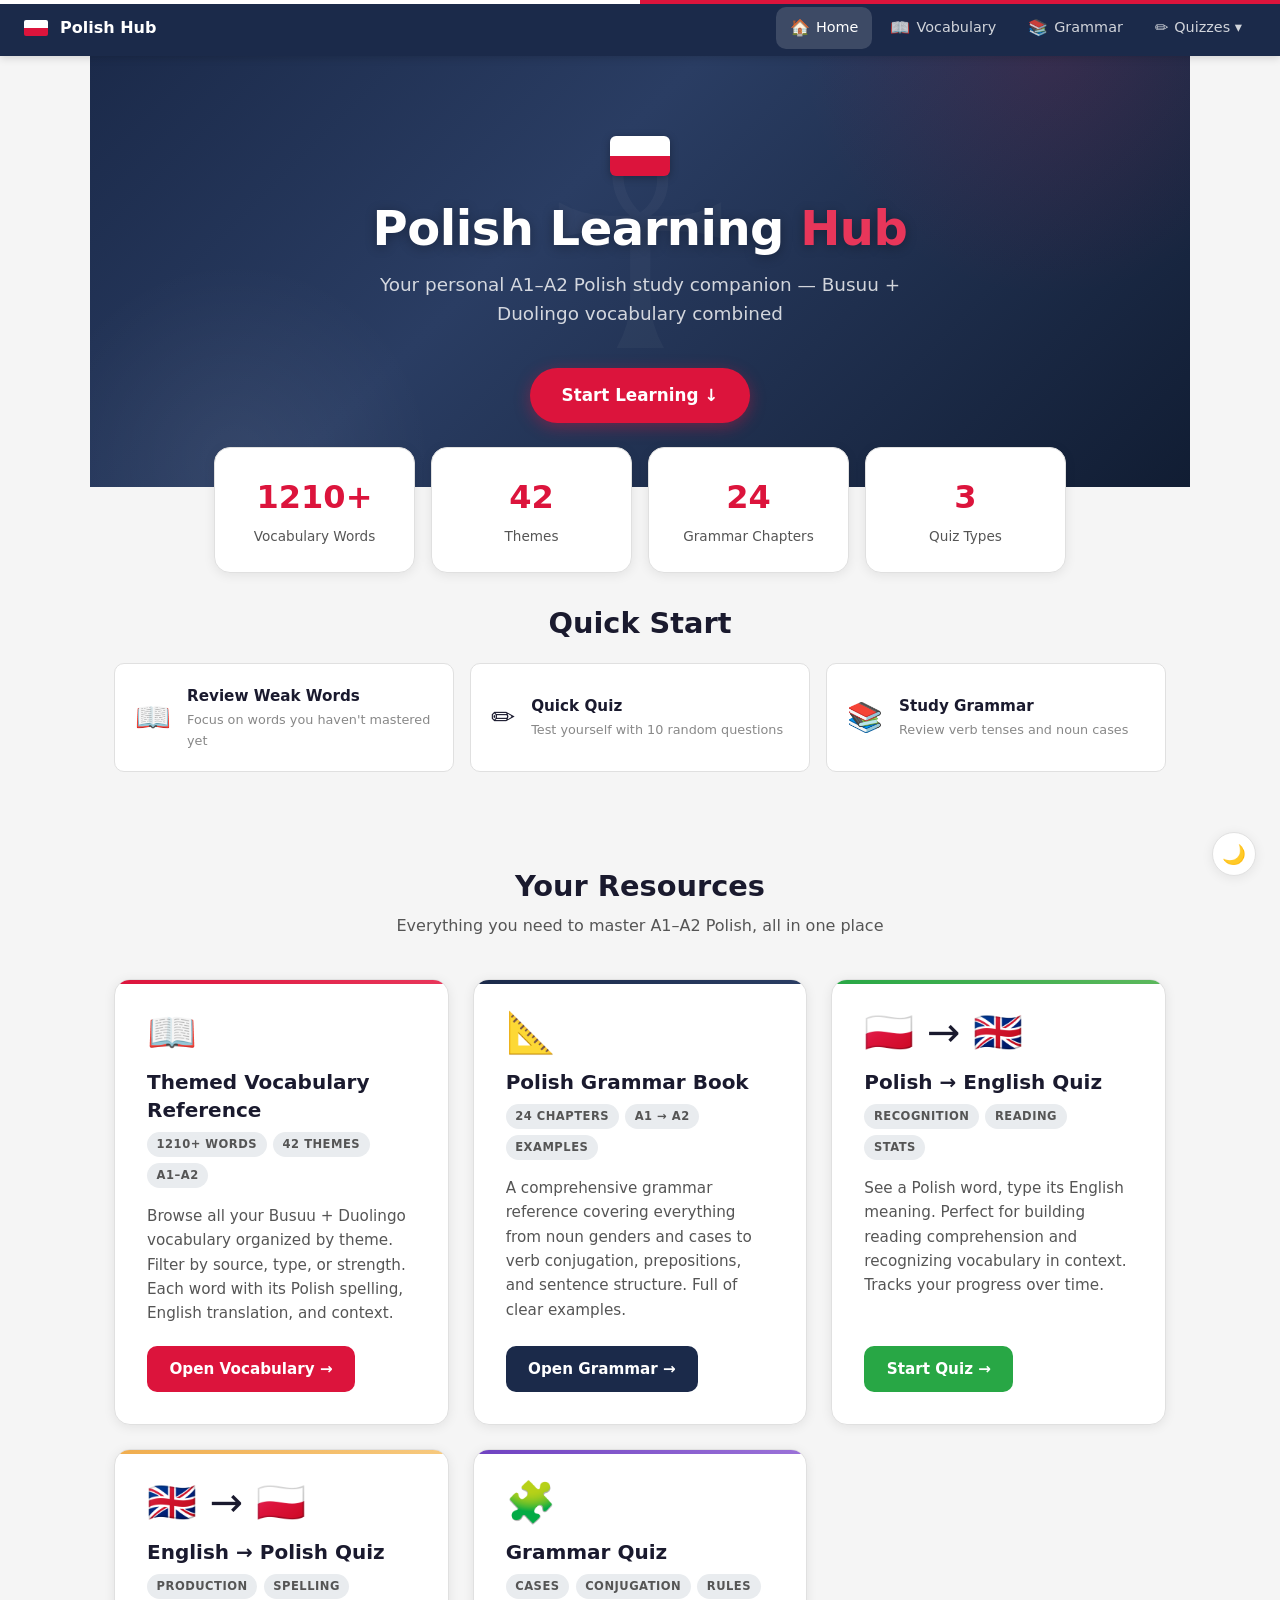
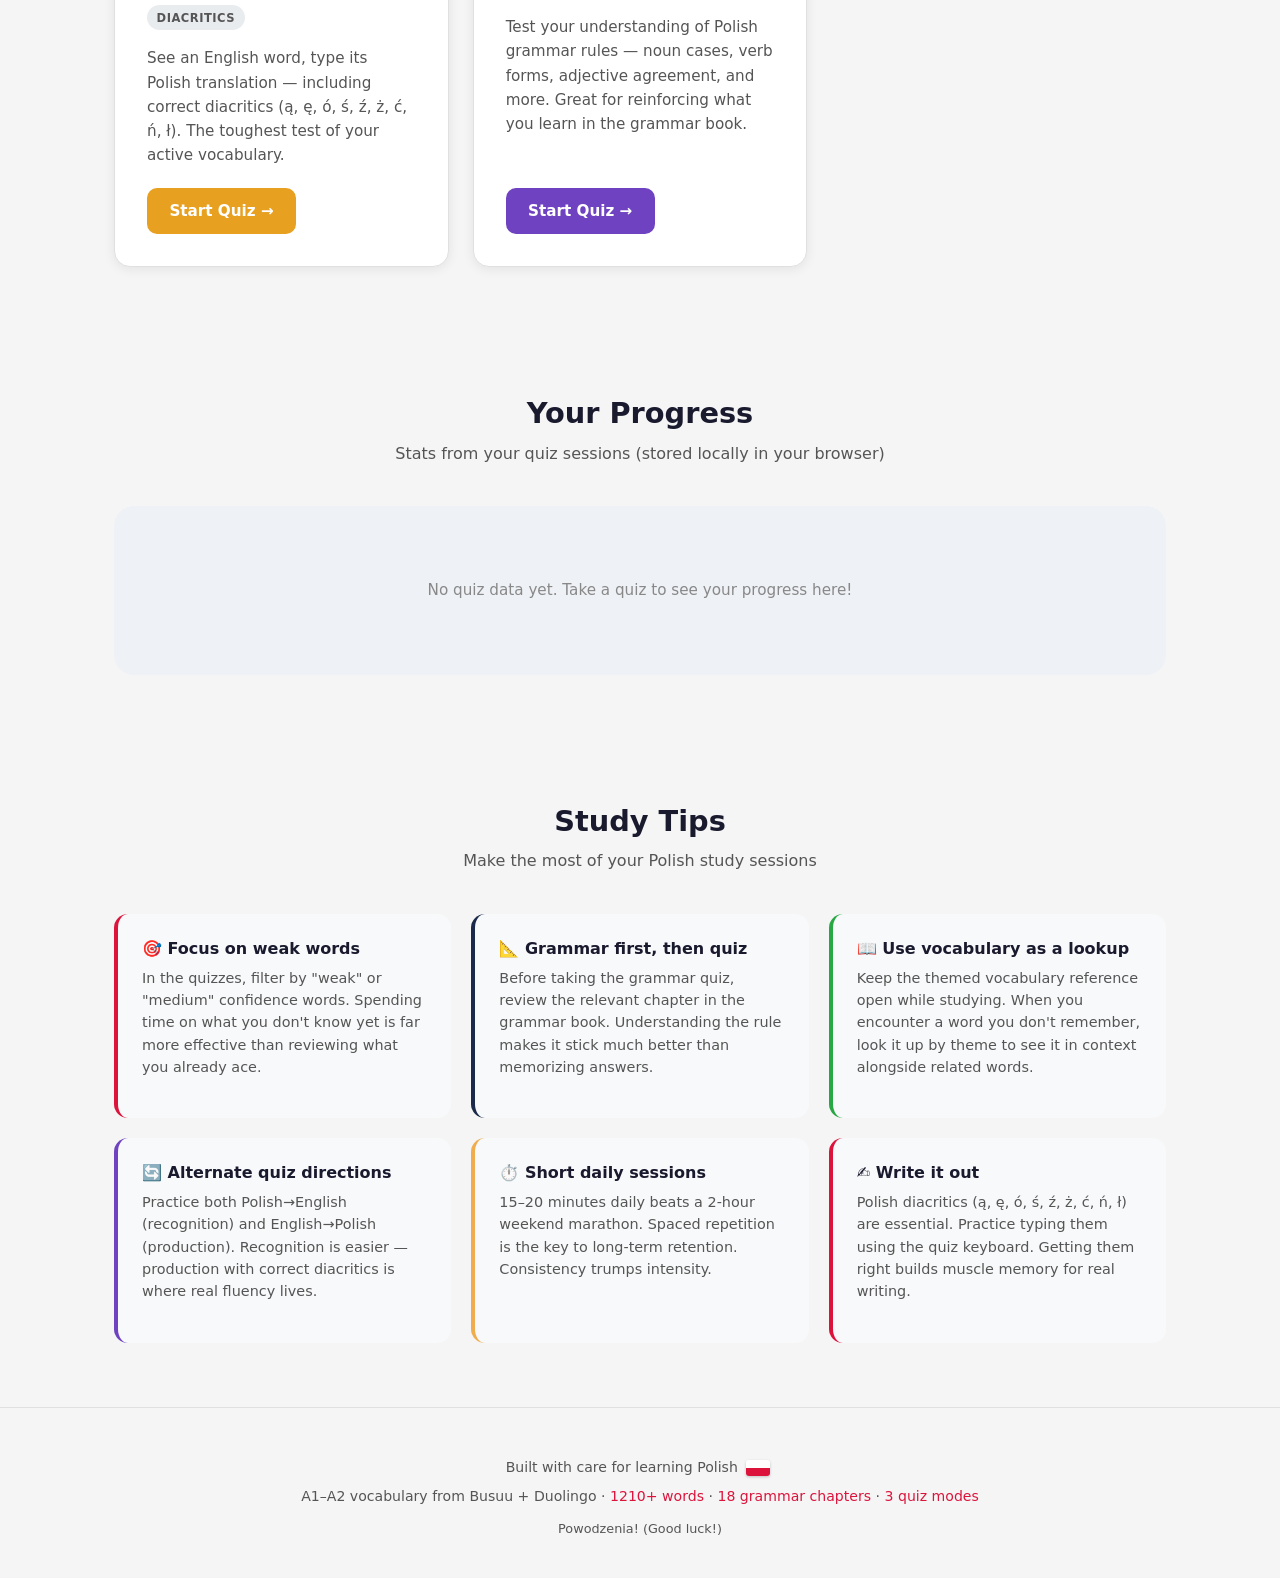
<file: index.html>
<!DOCTYPE html>
<html lang="en">
<head>
<meta charset="UTF-8">
<meta name="viewport" content="width=device-width, initial-scale=1.0">
<title>Polish Learning Hub — A1-A2 Study Companion</title>
<link rel="stylesheet" href="css/base.css">
<link rel="stylesheet" href="css/components.css">
<link rel="stylesheet" href="css/layout.css">
<script src="js/shared.js" defer></script>
<style>
/* ── Page-specific variables ── */
:root {
  --navy-dark: #111d33;
  --hero-overlay: rgba(27,42,74,0.92);
  --section-alt: #eef1f5;
  --tip-bg: #f8f9fa;
  --stat-bar-bg: #e9ecef;
}

[data-theme="dark"] {
  --hero-overlay: rgba(13,17,23,0.92);
  --section-alt: #161b22;
  --tip-bg: #1c2333;
  --stat-bar-bg: #21262d;
}

/* ── Decorative flag stripe along top ── */
body::before {
  content: '';
  display: block;
  height: 4px;
  background: linear-gradient(90deg, #fff 50%, var(--red) 50%);
  position: fixed;
  top: 0;
  left: 0;
  right: 0;
  z-index: 1001;
}

/* ── Hero section ── */
.hero {
  position: relative;
  background: linear-gradient(135deg, var(--navy) 0%, var(--navy-light) 40%, var(--navy-dark) 100%);
  color: #fff;
  padding: 5rem 2rem 4rem;
  text-align: center;
  overflow: hidden;
}

/* Subtle diagonal flag accent */
.hero::before {
  content: '';
  position: absolute;
  top: -60%;
  right: -10%;
  width: 500px;
  height: 500px;
  background: radial-gradient(circle, rgba(220,20,60,0.12) 0%, transparent 70%);
  border-radius: 50%;
  pointer-events: none;
}
.hero::after {
  content: '';
  position: absolute;
  bottom: -40%;
  left: -5%;
  width: 400px;
  height: 400px;
  background: radial-gradient(circle, rgba(255,255,255,0.06) 0%, transparent 70%);
  border-radius: 50%;
  pointer-events: none;
}

/* Polish eagle silhouette in CSS */
.eagle-watermark {
  position: absolute;
  top: 50%;
  left: 50%;
  transform: translate(-50%, -50%);
  width: 320px;
  height: 320px;
  opacity: 0.03;
  pointer-events: none;
  font-size: 280px;
  line-height: 1;
  user-select: none;
}

.hero-content {
  position: relative;
  z-index: 2;
  max-width: 720px;
  margin: 0 auto;
}

.hero-flag {
  display: inline-flex;
  flex-direction: column;
  width: 60px;
  height: 40px;
  border-radius: 6px;
  overflow: hidden;
  box-shadow: 0 2px 8px rgba(0,0,0,0.3);
  margin-bottom: 1.5rem;
}
.hero-flag .top { background: #fff; flex: 1; }
.hero-flag .bottom { background: var(--red); flex: 1; }

.hero h1 {
  font-size: 3rem;
  font-weight: 800;
  letter-spacing: -0.5px;
  margin-bottom: 0.75rem;
  text-shadow: 0 2px 12px rgba(0,0,0,0.3);
  color: #fff;
}
.hero h1 span { color: var(--red-light); }

.hero-subtitle {
  font-size: 1.15rem;
  color: rgba(255,255,255,0.8);
  max-width: 540px;
  margin: 0 auto 2.5rem;
  line-height: 1.6;
}

.hero-cta {
  display: inline-flex;
  align-items: center;
  gap: 0.5rem;
  background: var(--red);
  color: #fff;
  text-decoration: none;
  padding: 0.85rem 2rem;
  border-radius: 50px;
  font-size: 1.05rem;
  font-weight: 600;
  transition: transform 0.2s, box-shadow 0.2s, background 0.2s;
  box-shadow: 0 4px 16px rgba(220,20,60,0.4);
}
.hero-cta:hover {
  transform: translateY(-2px);
  box-shadow: 0 6px 24px rgba(220,20,60,0.5);
  background: var(--red-light);
  color: #fff;
}

/* ── Stats bar ── */
.stats-bar {
  display: grid;
  grid-template-columns: repeat(4, 1fr);
  gap: 1rem;
  max-width: 900px;
  margin: -2.5rem auto 0;
  padding: 0 1.5rem;
  position: relative;
  z-index: 10;
}

.stat-card {
  background: var(--card-bg);
  border-radius: 16px;
  padding: 1.5rem 1rem;
  text-align: center;
  box-shadow: var(--shadow);
  border: 1px solid var(--border);
  transition: transform 0.3s, box-shadow 0.3s;
}
.stat-card:hover {
  transform: translateY(-4px);
  box-shadow: var(--shadow-hover);
}

.stat-number {
  font-size: 2rem;
  font-weight: 800;
  color: var(--red);
  display: block;
}
.stat-label {
  font-size: 0.85rem;
  color: var(--text-secondary);
  margin-top: 0.25rem;
  font-weight: 500;
}

/* ── Section common ── */
section {
  padding: 4rem 1.5rem;
  max-width: 1100px;
  margin: 0 auto;
}

.section-title {
  text-align: center;
  font-size: 1.8rem;
  font-weight: 700;
  margin-bottom: 0.5rem;
}
.section-subtitle {
  text-align: center;
  color: var(--text-secondary);
  margin-bottom: 2.5rem;
  font-size: 1rem;
}

/* ── Resource cards grid ── */
.resources-grid {
  display: grid;
  grid-template-columns: repeat(auto-fit, minmax(300px, 1fr));
  gap: 1.5rem;
}

.resource-card {
  background: var(--card-bg);
  border-radius: 16px;
  padding: 2rem;
  border: 1px solid var(--border);
  box-shadow: var(--shadow);
  transition: transform 0.3s, box-shadow 0.3s, border-color 0.3s;
  display: flex;
  flex-direction: column;
  position: relative;
  overflow: hidden;
}
.resource-card::before {
  content: '';
  position: absolute;
  top: 0;
  left: 0;
  right: 0;
  height: 4px;
  border-radius: 16px 16px 0 0;
}
.resource-card.vocab::before { background: linear-gradient(90deg, var(--red), var(--red-light)); }
.resource-card.grammar::before { background: linear-gradient(90deg, var(--navy), var(--navy-light)); }
.resource-card.quiz-pl::before { background: linear-gradient(90deg, #28a745, #5cb85c); }
.resource-card.quiz-en::before { background: linear-gradient(90deg, #f0ad4e, #f7c97e); }
.resource-card.quiz-gr::before { background: linear-gradient(90deg, #6f42c1, #9b72d8); }

.resource-card:hover {
  transform: translateY(-6px);
  box-shadow: var(--shadow-hover);
  border-color: var(--red);
}

.resource-icon {
  font-size: 2.5rem;
  margin-bottom: 1rem;
  line-height: 1;
}
.resource-card h3 {
  font-size: 1.25rem;
  font-weight: 700;
  margin-bottom: 0.5rem;
}
.resource-card p {
  color: var(--text-secondary);
  line-height: 1.6;
  font-size: 0.95rem;
  flex: 1;
  margin-bottom: 1.25rem;
}

.resource-tags {
  display: flex;
  gap: 0.4rem;
  flex-wrap: wrap;
  margin-bottom: 1rem;
}
.tag {
  font-size: 0.72rem;
  padding: 0.2rem 0.6rem;
  border-radius: 50px;
  background: var(--stat-bar-bg);
  color: var(--text-secondary);
  font-weight: 600;
  text-transform: uppercase;
  letter-spacing: 0.5px;
}

.resource-btn {
  display: inline-flex;
  align-items: center;
  justify-content: center;
  gap: 0.4rem;
  padding: 0.7rem 1.4rem;
  border-radius: var(--radius);
  text-decoration: none;
  font-weight: 600;
  font-size: 0.95rem;
  transition: background 0.2s, transform 0.15s;
  align-self: flex-start;
}
.resource-btn.primary {
  background: var(--red);
  color: #fff;
}
.resource-btn.primary:hover { background: var(--red-light); transform: translateY(-1px); color: #fff; }
.resource-btn.navy {
  background: var(--navy);
  color: #fff;
}
.resource-btn.navy:hover { background: var(--navy-light); transform: translateY(-1px); color: #fff; }
.resource-btn.green {
  background: var(--green);
  color: #fff;
}
.resource-btn.green:hover { background: #34c759; transform: translateY(-1px); color: #fff; }
.resource-btn.orange {
  background: #e8a020;
  color: #fff;
}
.resource-btn.orange:hover { background: var(--orange); transform: translateY(-1px); color: #fff; }
.resource-btn.purple {
  background: #6f42c1;
  color: #fff;
}
.resource-btn.purple:hover { background: #8255d0; transform: translateY(-1px); color: #fff; }

/* ── Quick Stats from localStorage ── */
.quick-stats-section {
  background: var(--section-alt);
  border-radius: 20px;
  padding: 2.5rem 2rem;
  margin-top: 1rem;
}

.quick-stats-grid {
  display: grid;
  grid-template-columns: repeat(auto-fit, minmax(260px, 1fr));
  gap: 1.25rem;
}

.qs-card {
  background: var(--card-bg);
  border-radius: var(--radius);
  padding: 1.25rem 1.5rem;
  border: 1px solid var(--border);
  display: flex;
  align-items: center;
  gap: 1rem;
}
.qs-icon {
  font-size: 1.8rem;
  flex-shrink: 0;
}
.qs-info h4 {
  font-size: 0.95rem;
  font-weight: 600;
  margin-bottom: 0.2rem;
}
.qs-info p {
  font-size: 0.85rem;
  color: var(--text-secondary);
}
.qs-value {
  margin-left: auto;
  font-size: 1.4rem;
  font-weight: 800;
  color: var(--red);
}

.no-stats {
  text-align: center;
  color: var(--text-muted);
  padding: 2rem;
  font-size: 0.95rem;
}

/* ── Study Tips ── */
.tips-grid {
  display: grid;
  grid-template-columns: repeat(auto-fit, minmax(280px, 1fr));
  gap: 1.25rem;
}

.tip-card {
  background: var(--tip-bg);
  border-radius: 14px;
  padding: 1.5rem;
  border-left: 4px solid var(--red);
  transition: transform 0.3s, box-shadow 0.3s;
}
.tip-card:hover {
  transform: translateY(-3px);
  box-shadow: var(--shadow);
}
.tip-card:nth-child(2) { border-left-color: var(--navy); }
.tip-card:nth-child(3) { border-left-color: var(--green); }
.tip-card:nth-child(4) { border-left-color: #6f42c1; }
.tip-card:nth-child(5) { border-left-color: var(--orange); }
.tip-card:nth-child(6) { border-left-color: var(--red); }

.tip-card h4 {
  font-size: 1rem;
  margin-bottom: 0.4rem;
  display: flex;
  align-items: center;
  gap: 0.5rem;
}
.tip-card p {
  color: var(--text-secondary);
  font-size: 0.9rem;
  line-height: 1.55;
}

/* ── Footer ── */
footer {
  text-align: center;
  padding: 3rem 1.5rem 2rem;
  color: var(--text-muted);
  font-size: 0.88rem;
  border-top: 1px solid var(--border);
}
footer .footer-flag {
  display: inline-flex;
  flex-direction: column;
  width: 24px;
  height: 16px;
  border-radius: 3px;
  overflow: hidden;
  vertical-align: middle;
  margin: 0 4px;
  box-shadow: 0 1px 3px rgba(0,0,0,0.2);
}
footer .footer-flag .top { background: #fff; flex: 1; }
footer .footer-flag .bottom { background: var(--red); flex: 1; }
footer p { margin-bottom: 0.4rem; }
footer a {
  color: var(--red);
  text-decoration: none;
}

/* ── Quick Start ── */
.quick-start { padding: var(--sp-8) 0; }
.quick-start h2 { margin-bottom: var(--sp-5); }
.quick-start__grid { display: grid; grid-template-columns: repeat(auto-fit, minmax(260px, 1fr)); gap: var(--sp-4); }
.quick-start__item {
  display: flex; align-items: center; gap: var(--sp-4); padding: var(--sp-5);
  background: var(--card-bg); border: 1px solid var(--border); border-radius: var(--radius);
  text-decoration: none; color: var(--text); transition: all 0.25s;
}
.quick-start__item:hover { border-color: var(--red); transform: translateY(-2px); box-shadow: var(--shadow-hover); color: var(--text); }
.quick-start__item strong { font-size: 0.95rem; display: block; margin-bottom: 2px; }
.quick-start__item p { font-size: 0.8rem; color: var(--text-muted); margin: 0; }
.qs-start-icon { font-size: 1.8rem; flex-shrink: 0; }

/* ── Scroll animations ── */
.animate-in {
  opacity: 0;
  transform: translateY(30px);
  transition: opacity 0.6s ease-out, transform 0.6s ease-out;
}
.animate-in.visible {
  opacity: 1;
  transform: translateY(0);
}

/* delay children for stagger effect */
.stagger > *:nth-child(1) { transition-delay: 0s; }
.stagger > *:nth-child(2) { transition-delay: 0.08s; }
.stagger > *:nth-child(3) { transition-delay: 0.16s; }
.stagger > *:nth-child(4) { transition-delay: 0.24s; }
.stagger > *:nth-child(5) { transition-delay: 0.32s; }

/* ── Responsive ── */
@media (max-width: 768px) {
  .hero { padding: 4rem 1.5rem 3.5rem; }
  .hero h1 { font-size: 2rem; }
  .hero-subtitle { font-size: 1rem; }
  .stats-bar {
    grid-template-columns: repeat(2, 1fr);
    gap: 0.75rem;
    margin-top: -2rem;
    padding: 0 1rem;
  }
  .stat-number { font-size: 1.5rem; }
  .resources-grid { grid-template-columns: 1fr; }
  .tips-grid { grid-template-columns: 1fr; }
  section { padding: 3rem 1rem; }
  .eagle-watermark { width: 200px; height: 200px; font-size: 180px; }
}

@media (max-width: 480px) {
  .hero h1 { font-size: 1.65rem; }
  .stats-bar { grid-template-columns: repeat(2, 1fr); }
  .stat-card { padding: 1rem 0.75rem; }
}

/* ── Print ── */
@media print {
  .hero { background: var(--navy) !important; -webkit-print-color-adjust: exact; print-color-adjust: exact; }
}
</style>
</head>
<body>

<!-- Hero -->
<section class="hero" id="main-content" role="main">
  <div class="eagle-watermark" aria-hidden="true">&#9765;</div>
  <div class="hero-content animate-in">
    <div class="hero-flag" aria-label="Polish flag"><div class="top"></div><div class="bottom"></div></div>
    <h1>Polish Learning <span>Hub</span></h1>
    <p class="hero-subtitle">Your personal A1&ndash;A2 Polish study companion &mdash; Busuu + Duolingo vocabulary combined</p>
    <a href="#resources" class="hero-cta">Start Learning &darr;</a>
  </div>
</section>

<!-- Stats bar -->
<div class="stats-bar stagger">
  <div class="stat-card animate-in">
    <span class="stat-number">1210+</span>
    <span class="stat-label">Vocabulary Words</span>
  </div>
  <div class="stat-card animate-in">
    <span class="stat-number">42</span>
    <span class="stat-label">Themes</span>
  </div>
  <div class="stat-card animate-in">
    <span class="stat-number">24</span>
    <span class="stat-label">Grammar Chapters</span>
  </div>
  <div class="stat-card animate-in">
    <span class="stat-number">3</span>
    <span class="stat-label">Quiz Types</span>
  </div>
</div>

<!-- Quick Start -->
<section class="quick-start">
  <div class="container">
    <h2 class="section-title animate-in">Quick Start</h2>
    <div class="quick-start__grid stagger">
      <a href="vocabulary.html" class="quick-start__item animate-in">
        <span class="qs-start-icon">📖</span>
        <div>
          <strong>Review Weak Words</strong>
          <p>Focus on words you haven't mastered yet</p>
        </div>
      </a>
      <a href="quiz-pl-en.html" class="quick-start__item animate-in">
        <span class="qs-start-icon">✏️</span>
        <div>
          <strong>Quick Quiz</strong>
          <p>Test yourself with 10 random questions</p>
        </div>
      </a>
      <a href="grammar.html" class="quick-start__item animate-in">
        <span class="qs-start-icon">📚</span>
        <div>
          <strong>Study Grammar</strong>
          <p>Review verb tenses and noun cases</p>
        </div>
      </a>
    </div>
  </div>
</section>

<!-- Resources -->
<section id="resources">
  <h2 class="section-title animate-in">Your Resources</h2>
  <p class="section-subtitle animate-in">Everything you need to master A1&ndash;A2 Polish, all in one place</p>

  <div class="resources-grid stagger">

    <!-- Vocabulary -->
    <div class="resource-card vocab animate-in">
      <div class="resource-icon">📖</div>
      <h3>Themed Vocabulary Reference</h3>
      <div class="resource-tags">
        <span class="tag">1210+ words</span>
        <span class="tag">42 themes</span>
        <span class="tag">A1&ndash;A2</span>
      </div>
      <p>Browse all your Busuu + Duolingo vocabulary organized by theme. Filter by source, type, or strength. Each word with its Polish spelling, English translation, and context.</p>
      <a href="vocabulary.html" class="resource-btn primary">Open Vocabulary &rarr;</a>
    </div>

    <!-- Grammar -->
    <div class="resource-card grammar animate-in">
      <div class="resource-icon">📐</div>
      <h3>Polish Grammar Book</h3>
      <div class="resource-tags">
        <span class="tag">24 chapters</span>
        <span class="tag">A1 &rarr; A2</span>
        <span class="tag">examples</span>
      </div>
      <p>A comprehensive grammar reference covering everything from noun genders and cases to verb conjugation, prepositions, and sentence structure. Full of clear examples.</p>
      <a href="grammar.html" class="resource-btn navy">Open Grammar &rarr;</a>
    </div>

    <!-- Quiz PL-EN -->
    <div class="resource-card quiz-pl animate-in">
      <div class="resource-icon">🇵🇱 &rarr; 🇬🇧</div>
      <h3>Polish &rarr; English Quiz</h3>
      <div class="resource-tags">
        <span class="tag">recognition</span>
        <span class="tag">reading</span>
        <span class="tag">stats</span>
      </div>
      <p>See a Polish word, type its English meaning. Perfect for building reading comprehension and recognizing vocabulary in context. Tracks your progress over time.</p>
      <a href="quiz-pl-en.html" class="resource-btn green">Start Quiz &rarr;</a>
    </div>

    <!-- Quiz EN-PL -->
    <div class="resource-card quiz-en animate-in">
      <div class="resource-icon">🇬🇧 &rarr; 🇵🇱</div>
      <h3>English &rarr; Polish Quiz</h3>
      <div class="resource-tags">
        <span class="tag">production</span>
        <span class="tag">spelling</span>
        <span class="tag">diacritics</span>
      </div>
      <p>See an English word, type its Polish translation &mdash; including correct diacritics (ą, ę, ó, ś, ź, ż, ć, ń, ł). The toughest test of your active vocabulary.</p>
      <a href="quiz-en-pl.html" class="resource-btn orange">Start Quiz &rarr;</a>
    </div>

    <!-- Quiz Grammar -->
    <div class="resource-card quiz-gr animate-in">
      <div class="resource-icon">🧩</div>
      <h3>Grammar Quiz</h3>
      <div class="resource-tags">
        <span class="tag">cases</span>
        <span class="tag">conjugation</span>
        <span class="tag">rules</span>
      </div>
      <p>Test your understanding of Polish grammar rules &mdash; noun cases, verb forms, adjective agreement, and more. Great for reinforcing what you learn in the grammar book.</p>
      <a href="quiz-grammar.html" class="resource-btn purple">Start Quiz &rarr;</a>
    </div>

  </div>
</section>

<!-- Quick Stats from localStorage -->
<section>
  <h2 class="section-title animate-in">Your Progress</h2>
  <p class="section-subtitle animate-in">Stats from your quiz sessions (stored locally in your browser)</p>
  <div class="quick-stats-section animate-in">
    <div id="quick-stats-container">
      <div class="no-stats">Loading your stats...</div>
    </div>
  </div>
</section>

<!-- Study Tips -->
<section>
  <h2 class="section-title animate-in">Study Tips</h2>
  <p class="section-subtitle animate-in">Make the most of your Polish study sessions</p>

  <div class="tips-grid stagger">
    <div class="tip-card animate-in">
      <h4>🎯 Focus on weak words</h4>
      <p>In the quizzes, filter by "weak" or "medium" confidence words. Spending time on what you don't know yet is far more effective than reviewing what you already ace.</p>
    </div>
    <div class="tip-card animate-in">
      <h4>📐 Grammar first, then quiz</h4>
      <p>Before taking the grammar quiz, review the relevant chapter in the grammar book. Understanding the rule makes it stick much better than memorizing answers.</p>
    </div>
    <div class="tip-card animate-in">
      <h4>📖 Use vocabulary as a lookup</h4>
      <p>Keep the themed vocabulary reference open while studying. When you encounter a word you don't remember, look it up by theme to see it in context alongside related words.</p>
    </div>
    <div class="tip-card animate-in">
      <h4>🔄 Alternate quiz directions</h4>
      <p>Practice both Polish&rarr;English (recognition) and English&rarr;Polish (production). Recognition is easier &mdash; production with correct diacritics is where real fluency lives.</p>
    </div>
    <div class="tip-card animate-in">
      <h4>⏱️ Short daily sessions</h4>
      <p>15&ndash;20 minutes daily beats a 2-hour weekend marathon. Spaced repetition is the key to long-term retention. Consistency trumps intensity.</p>
    </div>
    <div class="tip-card animate-in">
      <h4>✍️ Write it out</h4>
      <p>Polish diacritics (ą, ę, ó, ś, ź, ż, ć, ń, ł) are essential. Practice typing them using the quiz keyboard. Getting them right builds muscle memory for real writing.</p>
    </div>
  </div>
</section>

<!-- Footer -->
<footer>
  <p>Built with care for learning Polish <span class="footer-flag" aria-label="Polish flag"><span class="top"></span><span class="bottom"></span></span></p>
  <p>A1&ndash;A2 vocabulary from Busuu + Duolingo &middot; <a href="vocabulary.html">1210+ words</a> &middot; <a href="grammar.html">18 grammar chapters</a> &middot; <a href="quiz-pl-en.html">3 quiz modes</a></p>
  <p style="margin-top: 0.75rem; font-size: 0.8rem;">Powodzenia! (Good luck!)</p>
</footer>

<script>
// ── Scroll animations with IntersectionObserver ──
const observer = new IntersectionObserver((entries) => {
  entries.forEach(entry => {
    if (entry.isIntersecting) {
      entry.target.classList.add('visible');
    }
  });
}, { threshold: 0.1, rootMargin: '0px 0px -40px 0px' });

document.querySelectorAll('.animate-in').forEach(el => observer.observe(el));

// ── Quick Stats from localStorage ──
function loadQuickStats() {
  const container = document.getElementById('quick-stats-container');
  const stats = [];

  try {
    // PL→EN quiz stats
    const plStats = JSON.parse(localStorage.getItem('plquiz_stats') || '{}');
    if (plStats.totalAnswered) {
      const pct = Math.round((plStats.totalCorrect / plStats.totalAnswered) * 100);
      stats.push({
        icon: '🇵🇱',
        title: 'Polish → English Quiz',
        detail: `${plStats.totalCorrect}/${plStats.totalAnswered} correct (${pct}%)`,
        value: pct + '%'
      });
    }

    // EN→PL quiz stats
    const enStats = JSON.parse(localStorage.getItem('polishQuizStats') || '{}');
    if (enStats.totalAnswered) {
      const pct = Math.round((enStats.totalCorrect / enStats.totalAnswered) * 100);
      stats.push({
        icon: '🇬🇧',
        title: 'English → Polish Quiz',
        detail: `${enStats.totalCorrect}/${enStats.totalAnswered} correct` + (enStats.bestStreak ? ` · Best streak: ${enStats.bestStreak}` : ''),
        value: pct + '%'
      });
      if (enStats.diacriticMisses) {
        stats.push({
          icon: '✍️',
          title: 'Diacritic Misses',
          detail: 'Times diacritics were wrong (ą, ę, ó, etc.)',
          value: enStats.diacriticMisses
        });
      }
    }

    // Grammar quiz stats
    const grStats = JSON.parse(localStorage.getItem('polishGrammarStats') || '{}');
    if (grStats.totalAnswered) {
      const pct = Math.round((grStats.totalCorrect / grStats.totalAnswered) * 100);
      stats.push({
        icon: '🧩',
        title: 'Grammar Quiz',
        detail: `${grStats.totalCorrect}/${grStats.totalAnswered} correct (${pct}%)`,
        value: pct + '%'
      });
    }
  } catch {}

  if (stats.length === 0) {
    container.innerHTML = '<div class="no-stats">No quiz data yet. Take a quiz to see your progress here!</div>';
    return;
  }

  let html = '<div class="quick-stats-grid">';
  stats.forEach(s => {
    html += `
      <div class="qs-card">
        <div class="qs-icon">${s.icon}</div>
        <div class="qs-info">
          <h4>${s.title}</h4>
          <p>${s.detail}</p>
        </div>
        <div class="qs-value">${s.value}</div>
      </div>`;
  });
  html += '</div>';
  container.innerHTML = html;
}
loadQuickStats();
</script>

</body>
</html>
</file>
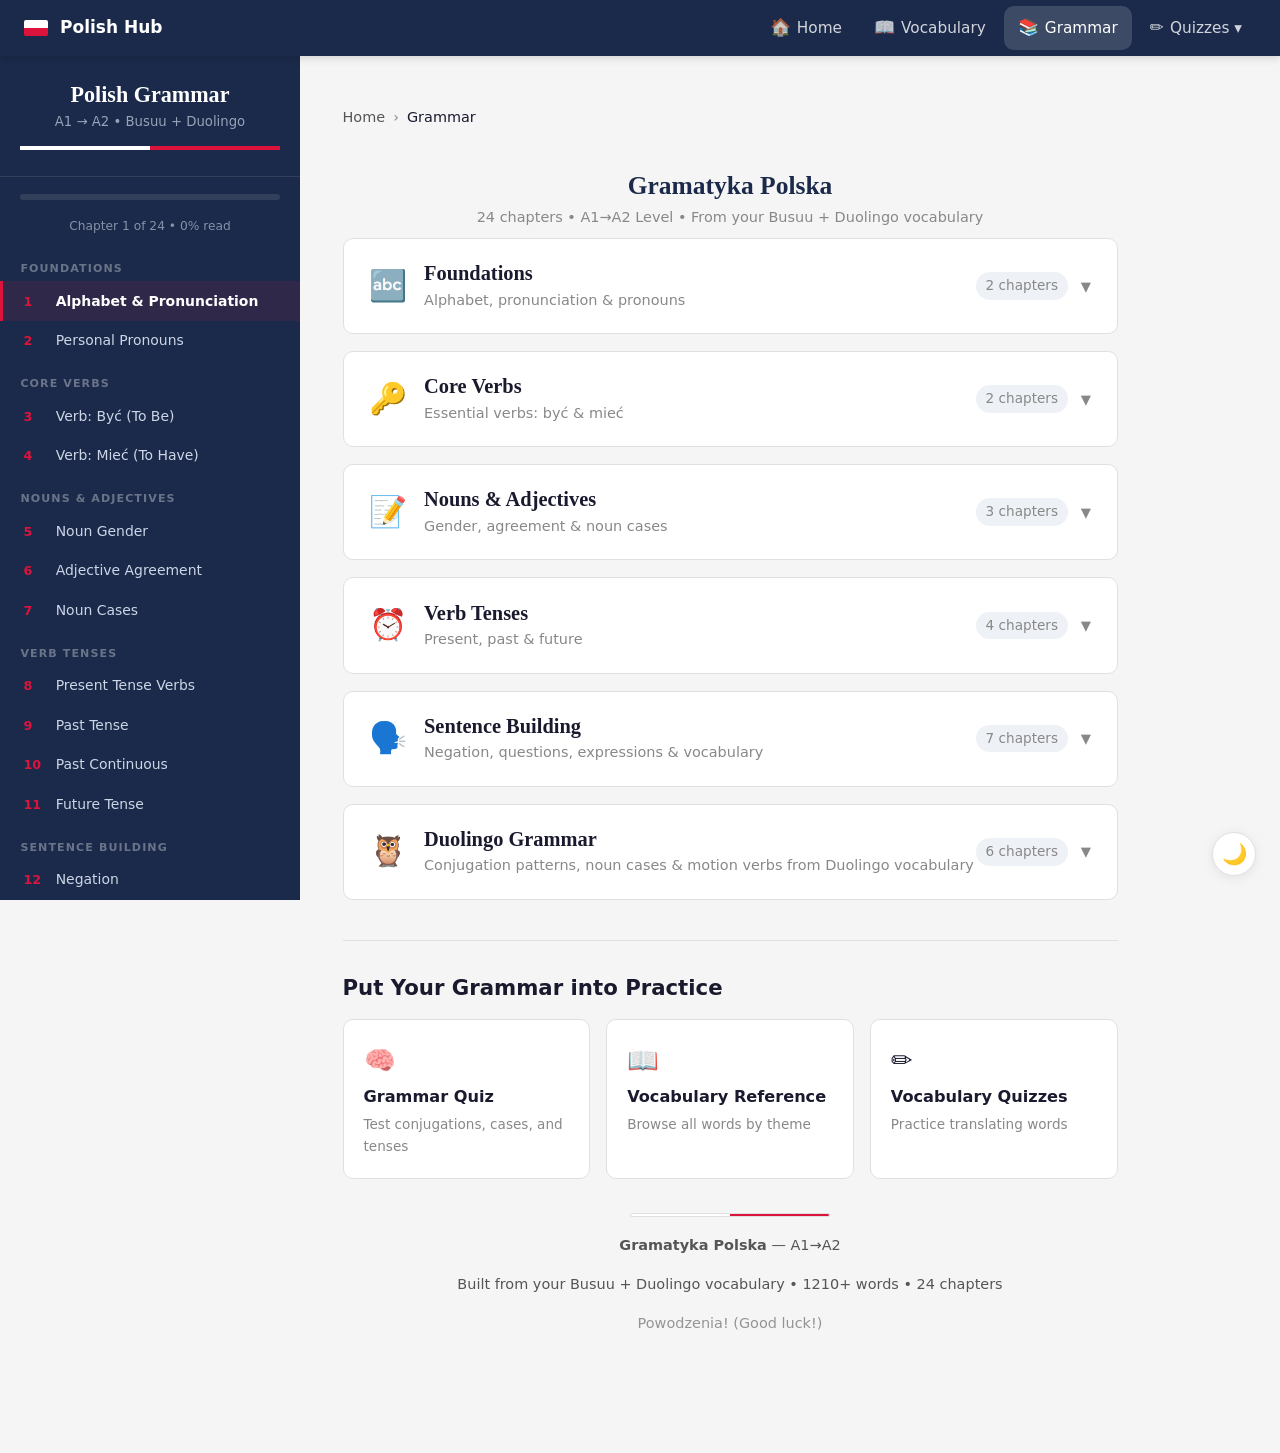
<file: grammar.html>
<!DOCTYPE html>
<html lang="en">
<head>
<meta charset="UTF-8">
<meta name="viewport" content="width=device-width, initial-scale=1.0">
<title>Polish Grammar Book — A1→A2</title>
<link rel="stylesheet" href="css/base.css">
<link rel="stylesheet" href="css/components.css">
<link rel="stylesheet" href="css/layout.css">
<script src="js/shared.js" defer></script>
<style>
/* ===== Grammar-specific design tokens ===== */
:root {
  --accent-light: #fdf0f0;
  --accent-blue: #eef2f8;
  --sidebar-bg: #1B2A4A;
  --sidebar-text: #ccd6e6;
  --sidebar-active: #DC143C;
  --vocab-bg: #f0f7ee;
  --vocab-border: #8aba78;
  --example-bg: #fff9f0;
  --example-border: #e8c87a;
  --table-header: #1B2A4A;
  --table-stripe: #f5f3ef;
  --font-serif: 'Georgia', 'Times New Roman', serif;
}

/* ===== Grammar-specific dark overrides ===== */
[data-theme="dark"] {
  --accent-light: #2a1a1a;
  --accent-blue: #1a2233;
  --vocab-bg: #1a2a1a;
  --vocab-border: #4a7a3a;
  --example-bg: #2a2210;
  --example-border: #8a7a3a;
  --table-header: #2a3a5a;
  --table-stripe: #1e2838;
}

/* ===== Grammar page body layout ===== */
html { font-size: 17px; }
body {
  display: flex;
}

/* ===== SIDEBAR ===== */
.sidebar {
  width: 300px;
  height: calc(100vh - var(--nav-height));
  background: var(--sidebar-bg);
  color: var(--sidebar-text);
  position: fixed;
  top: var(--nav-height);
  left: 0;
  overflow-y: auto;
  z-index: 100;
  transition: transform 0.3s;
  padding-bottom: 2rem;
}
.sidebar-header {
  padding: 1.5rem 1.2rem;
  border-bottom: 1px solid rgba(255,255,255,0.1);
  text-align: center;
}
.sidebar-header h1 {
  font-family: var(--font-serif);
  font-size: 1.3rem;
  color: #fff;
  margin-bottom: 0.2rem;
}
.sidebar-header .subtitle {
  font-size: 0.78rem;
  color: var(--sidebar-text);
  opacity: 0.7;
}
.flag-bar {
  height: 4px;
  background: linear-gradient(to right, #fff 50%, var(--red) 50%);
  margin: 0.8rem 0 0;
}
.sidebar nav { padding: 0.5rem 0; }
.sidebar nav a {
  display: flex;
  align-items: baseline;
  padding: 0.5rem 1.2rem;
  color: var(--sidebar-text);
  text-decoration: none;
  font-size: 0.82rem;
  transition: all 0.2s;
  border-left: 3px solid transparent;
  gap: 0.5rem;
}
.sidebar nav a:hover {
  background: rgba(255,255,255,0.06);
  color: #fff;
}
.sidebar nav a.active {
  border-left-color: var(--red);
  color: #fff;
  background: rgba(220,20,60,0.1);
  font-weight: 600;
}
.sidebar nav a .ch-num {
  min-width: 1.4rem;
  color: var(--red);
  font-weight: 700;
  font-size: 0.75rem;
}
.progress-bar-container {
  margin: 1rem 1.2rem;
  background: rgba(255,255,255,0.1);
  border-radius: var(--radius);
  height: 6px;
  overflow: hidden;
}
.progress-bar-fill {
  height: 100%;
  background: var(--red);
  border-radius: var(--radius);
  width: 0%;
  transition: width 0.5s;
}
.progress-text {
  text-align: center;
  font-size: 0.72rem;
  color: var(--sidebar-text);
  opacity: 0.6;
  margin-top: 0.3rem;
  padding: 0 1.2rem;
}

/* ===== SIDEBAR TOGGLE (mobile) ===== */
.sidebar-toggle {
  display: none;
  position: fixed;
  bottom: var(--sp-6);
  left: var(--sp-6);
  z-index: 200;
  width: 44px;
  height: 44px;
  border-radius: 50%;
  background: var(--navy);
  color: #fff;
  border: none;
  font-size: 1.2rem;
  cursor: pointer;
  align-items: center;
  justify-content: center;
  box-shadow: var(--shadow);
  transition: all var(--ease);
}
.sidebar-toggle:hover {
  background: var(--navy-light);
  transform: scale(1.05);
}

/* ===== MAIN ===== */
.main {
  margin-left: 300px;
  flex: 1;
  max-width: 860px;
  padding: 2rem 2.5rem 4rem;
}

/* ===== CHAPTER ===== */
.chapter {
  background: var(--card-bg);
  border-radius: var(--radius);
  padding: 2.5rem 2.5rem 2rem;
  margin-bottom: 2.5rem;
  box-shadow: var(--shadow);
  border-top: 4px solid var(--red);
}
.chapter-num {
  font-size: 0.75rem;
  text-transform: uppercase;
  letter-spacing: 2px;
  color: var(--red);
  font-weight: 700;
  margin-bottom: 0.3rem;
}
.chapter h2 {
  font-family: var(--font-serif);
  font-size: 1.6rem;
  color: var(--navy);
  margin-bottom: 1rem;
  line-height: 1.3;
}
[data-theme="dark"] .chapter h2 { color: #c0d0e8; }
.chapter h3 {
  font-size: 1.1rem;
  color: var(--navy);
  margin: 1.5rem 0 0.7rem;
  padding-bottom: 0.3rem;
  border-bottom: 2px solid var(--red);
  display: inline-block;
}
[data-theme="dark"] .chapter h3 { color: #b0c0d8; }
.chapter p, .chapter li { margin-bottom: 0.5rem; }
.chapter ul, .chapter ol { padding-left: 1.3rem; margin-bottom: 1rem; }

/* ===== GRAMMAR TABLES ===== */
table {
  width: 100%;
  border-collapse: collapse;
  margin: 1rem 0 1.5rem;
  font-size: 0.92rem;
}
th {
  background: var(--table-header);
  color: #fff;
  padding: 0.6rem 0.8rem;
  text-align: left;
  font-weight: 600;
  font-size: 0.82rem;
  text-transform: uppercase;
  letter-spacing: 0.5px;
}
td {
  padding: 0.55rem 0.8rem;
  border-bottom: 1px solid var(--border);
}
tr:nth-child(even) td { background: var(--table-stripe); }
.polish-word {
  font-weight: 600;
  color: var(--red);
}

/* ===== EXAMPLE BOX ===== */
.example-box {
  background: var(--example-bg);
  border-left: 4px solid var(--example-border);
  border-radius: 0 var(--radius-sm) var(--radius-sm) 0;
  padding: 0.9rem 1.2rem;
  margin: 0.8rem 0 1rem;
}
.example-box .pl {
  font-weight: 600;
  font-size: 1.02rem;
  color: var(--navy);
}
[data-theme="dark"] .example-box .pl { color: #c0d0e8; }
.example-box .en {
  font-style: italic;
  color: var(--text-secondary);
  font-size: 0.9rem;
}

/* ===== VOCAB BOX ===== */
.vocab-box {
  background: var(--vocab-bg);
  border: 1px solid var(--vocab-border);
  border-radius: var(--radius-sm);
  padding: 1rem 1.2rem;
  margin: 1.2rem 0;
}
.vocab-box-title {
  font-weight: 700;
  font-size: 0.82rem;
  text-transform: uppercase;
  letter-spacing: 1px;
  color: var(--vocab-border);
  margin-bottom: 0.5rem;
}
[data-theme="dark"] .vocab-box-title { color: #8aba78; }
.vocab-box .tags {
  display: flex;
  flex-wrap: wrap;
  gap: 0.4rem;
}
.vocab-box .tag {
  background: rgba(138,186,120,0.15);
  border: 1px solid rgba(138,186,120,0.3);
  border-radius: 4px;
  padding: 0.15rem 0.5rem;
  font-size: 0.8rem;
  color: var(--text);
}

/* ===== NOTE ===== */
.note {
  background: var(--accent-blue);
  border-radius: var(--radius-sm);
  padding: 0.9rem 1.2rem;
  margin: 1rem 0;
  font-size: 0.92rem;
}
.note strong { color: var(--navy); }
[data-theme="dark"] .note strong { color: #a0c0e8; }

/* ===== COVER MINI ===== */
.cover-mini {
  text-align: center;
  padding: 1.5rem 0 0.5rem;
}
.cover-mini h1 {
  font-family: var(--font-serif);
  font-size: 1.5rem;
  color: var(--navy);
  margin-bottom: 0.3rem;
}
[data-theme="dark"] .cover-mini h1 { color: #c0d0e8; }
.cover-mini p {
  font-size: 0.85rem;
  color: var(--text-muted);
  margin: 0;
}

/* ===== CATEGORY GROUPS ===== */
.category {
  margin-bottom: 1rem;
}
.category-header {
  display: flex;
  align-items: center;
  justify-content: space-between;
  padding: 1.25rem 1.5rem;
  background: var(--card-bg);
  border: 1px solid var(--border);
  border-radius: var(--radius);
  cursor: pointer;
  transition: all 0.25s;
  user-select: none;
}
.category-header:hover {
  border-color: var(--red);
  box-shadow: var(--shadow);
}
.category-info {
  display: flex;
  align-items: center;
  gap: 1rem;
}
.category-icon {
  font-size: 1.8rem;
  flex-shrink: 0;
}
.category-title {
  font-family: var(--font-serif);
  font-size: 1.2rem;
  color: var(--text);
  margin: 0;
  line-height: 1.3;
}
.category-desc {
  font-size: 0.85rem;
  color: var(--text-muted);
  margin: 2px 0 0;
}
.category-meta {
  display: flex;
  align-items: center;
  gap: 0.75rem;
  flex-shrink: 0;
}
.category-count {
  font-size: 0.8rem;
  color: var(--text-muted);
  background: var(--bg-alt);
  padding: 3px 10px;
  border-radius: var(--radius-full);
  font-weight: 500;
}
.category-arrow {
  font-size: 1.2rem;
  color: var(--text-muted);
  transition: transform 0.3s;
}
.category.open .category-arrow {
  transform: rotate(180deg);
}
.category.open .category-header {
  border-color: var(--red);
  border-bottom-left-radius: 0;
  border-bottom-right-radius: 0;
  border-bottom: none;
}
.category-content {
  display: none;
  border: 1px solid var(--border);
  border-top: none;
  border-radius: 0 0 var(--radius) var(--radius);
  padding: 1.5rem;
  background: var(--bg-alt);
}
.category.open .category-content {
  display: block;
}
.category-content .chapter {
  margin-bottom: 1.5rem;
}
.category-content .chapter:last-child {
  margin-bottom: 0;
}

/* Sidebar group labels */
.sidebar-group-label {
  padding: 0.6rem 1.2rem 0.2rem;
  font-size: 0.65rem;
  text-transform: uppercase;
  letter-spacing: 0.1em;
  color: rgba(255,255,255,0.35);
  font-weight: 700;
  margin-top: 0.3rem;
}

/* ===== OVERLAY (sidebar mobile) ===== */
.grammar-overlay {
  display: none;
  position: fixed;
  inset: 0;
  background: rgba(0,0,0,0.4);
  z-index: 50;
}
.grammar-overlay.active { display: block; }

/* ===== RESPONSIVE ===== */
@media (max-width: 768px) {
  .sidebar { transform: translateX(-100%); }
  .sidebar.open { transform: translateX(0); }
  .sidebar-toggle { display: flex; }
  .main { margin-left: 0; padding: 1.2rem; padding-top: 1rem; }
  .chapter { padding: 1.5rem 1.2rem; }
  .category-header { padding: 1rem; }
  .category-icon { font-size: 1.4rem; }
  .category-title { font-size: 1.05rem; }
  .category-desc { font-size: 0.8rem; }
  .category-content { padding: 1rem; }
  table { display: block; overflow-x: auto; -webkit-overflow-scrolling: touch; }
}

@media (max-width: 480px) {
  html { font-size: 15px; }
  .main { padding: 0.8rem; padding-top: 0.8rem; }
  .chapter { padding: 1.2rem 1rem; margin-bottom: 1.5rem; }
  .chapter h2 { font-size: 1.3rem; }
  .chapter h3 { font-size: 1rem; }
  .category-meta .category-count { display: none; }
  .category-content { padding: 0.75rem; }
  .category-content .chapter { padding: 1.5rem 1rem 1rem; }
  .example-box { padding: 0.7rem 0.9rem; }
  .vocab-box { padding: 0.7rem 0.9rem; }
  .note { padding: 0.7rem 0.9rem; }
  .sidebar-toggle { bottom: var(--sp-4); left: var(--sp-4); width: 40px; height: 40px; }
}

/* ===== PRINT ===== */
@media print {
  .sidebar, .sidebar-toggle, .theme-toggle { display: none !important; }
  .top-nav { display: none !important; }
  .main { margin-left: 0; max-width: 100%; padding: 0; }
  .chapter { break-inside: avoid; box-shadow: none; border: 1px solid #ccc; margin-bottom: 1rem; }
  .category-content { display: block !important; }
  .category-header { display: none !important; }
  body { background: white; padding-top: 0; }
}

/* Cross-links */
.cross-links { margin-top: var(--sp-10); padding-top: var(--sp-8); border-top: 1px solid var(--border); }
.cross-links h3 { margin-bottom: var(--sp-4); }
.cross-links__grid { display: grid; grid-template-columns: repeat(auto-fit, minmax(220px, 1fr)); gap: var(--sp-4); }
.cross-link-card {
  display: flex; flex-direction: column; gap: var(--sp-1); padding: var(--sp-5);
  background: var(--card-bg); border: 1px solid var(--border); border-radius: var(--radius);
  text-decoration: none; color: var(--text); transition: all 0.25s;
}
.cross-link-card:hover { border-color: var(--red); transform: translateY(-2px); box-shadow: var(--shadow-hover); color: var(--text); }
.cross-link-icon { font-size: 1.5rem; }
.cross-link-title { font-weight: 600; font-size: 0.95rem; }
.cross-link-desc { font-size: 0.8rem; color: var(--text-muted); }
</style>
</head>
<body>

<div class="grammar-overlay" id="grammarOverlay" onclick="toggleGrammarSidebar()"></div>

<button class="sidebar-toggle" id="sidebarToggle" onclick="toggleGrammarSidebar()" aria-label="Toggle chapter navigation" aria-expanded="false" aria-controls="sidebar">&#9776;</button>

<aside class="sidebar" id="sidebar" aria-label="Chapter navigation">
  <div class="sidebar-header">
    <h1>Polish Grammar</h1>
    <div class="subtitle">A1 &rarr; A2 &bull; Busuu + Duolingo</div>
    <div class="flag-bar"></div>
  </div>
  <div class="progress-bar-container"><div class="progress-bar-fill" id="progressBar"></div></div>
  <div class="progress-text" id="progressText">Scroll to track progress</div>
  <nav id="sidebarNav">
    <div class="sidebar-group-label">Foundations</div>
    <a href="#ch1" data-cat="cat-foundations"><span class="ch-num">1</span> Alphabet &amp; Pronunciation</a>
    <a href="#ch2" data-cat="cat-foundations"><span class="ch-num">2</span> Personal Pronouns</a>
    <div class="sidebar-group-label">Core Verbs</div>
    <a href="#ch3" data-cat="cat-verbs"><span class="ch-num">3</span> Verb: By&#263; (To Be)</a>
    <a href="#ch4" data-cat="cat-verbs"><span class="ch-num">4</span> Verb: Mie&#263; (To Have)</a>
    <div class="sidebar-group-label">Nouns &amp; Adjectives</div>
    <a href="#ch5" data-cat="cat-nouns"><span class="ch-num">5</span> Noun Gender</a>
    <a href="#ch6" data-cat="cat-nouns"><span class="ch-num">6</span> Adjective Agreement</a>
    <a href="#ch7" data-cat="cat-nouns"><span class="ch-num">7</span> Noun Cases</a>
    <div class="sidebar-group-label">Verb Tenses</div>
    <a href="#ch8" data-cat="cat-tenses"><span class="ch-num">8</span> Present Tense Verbs</a>
    <a href="#ch9" data-cat="cat-tenses"><span class="ch-num">9</span> Past Tense</a>
    <a href="#ch10" data-cat="cat-tenses"><span class="ch-num">10</span> Past Continuous</a>
    <a href="#ch11" data-cat="cat-tenses"><span class="ch-num">11</span> Future Tense</a>
    <div class="sidebar-group-label">Sentence Building</div>
    <a href="#ch12" data-cat="cat-sentences"><span class="ch-num">12</span> Negation</a>
    <a href="#ch13" data-cat="cat-sentences"><span class="ch-num">13</span> Questions</a>
    <a href="#ch14" data-cat="cat-sentences"><span class="ch-num">14</span> Suggestions &amp; Requests</a>
    <a href="#ch15" data-cat="cat-sentences"><span class="ch-num">15</span> Numbers &amp; Age</a>
    <a href="#ch16" data-cat="cat-sentences"><span class="ch-num">16</span> Days &amp; Time</a>
    <a href="#ch17" data-cat="cat-sentences"><span class="ch-num">17</span> Prepositions of Place</a>
    <a href="#ch18" data-cat="cat-sentences"><span class="ch-num">18</span> Possessives &amp; Family</a>
    <div class="sidebar-group-label">Duolingo Grammar</div>
    <a href="#ch19" data-cat="cat-duolingo"><span class="ch-num">19</span> Conjugation Patterns</a>
    <a href="#ch20" data-cat="cat-duolingo"><span class="ch-num">20</span> Accusative Case</a>
    <a href="#ch21" data-cat="cat-duolingo"><span class="ch-num">21</span> Instrumental Case</a>
    <a href="#ch22" data-cat="cat-duolingo"><span class="ch-num">22</span> Genitive Case</a>
    <a href="#ch23" data-cat="cat-duolingo"><span class="ch-num">23</span> Demonstrative Pronouns</a>
    <a href="#ch24" data-cat="cat-duolingo"><span class="ch-num">24</span> Motion Verbs</a>
  </nav>
</aside>

<main class="main" id="main-content">

<!-- COVER -->
<div class="cover-mini">
  <h1>Gramatyka Polska</h1>
  <p>24 chapters &bull; A1&rarr;A2 Level &bull; From your Busuu + Duolingo vocabulary</p>
</div>

<!-- ===== CATEGORY: FOUNDATIONS (Ch 1-2) ===== -->
<div class="category" id="cat-foundations">
  <div class="category-header" onclick="toggleCategory('cat-foundations')" role="button" tabindex="0" aria-expanded="false">
    <div class="category-info">
      <span class="category-icon">&#x1F524;</span>
      <div>
        <h2 class="category-title">Foundations</h2>
        <p class="category-desc">Alphabet, pronunciation &amp; pronouns</p>
      </div>
    </div>
    <div class="category-meta">
      <span class="category-count">2 chapters</span>
      <span class="category-arrow">&#x25BE;</span>
    </div>
  </div>
  <div class="category-content">

<!-- ===================== CHAPTER 1 ===================== -->
<section class="chapter" id="ch1">
<div class="chapter-num">Chapter 1</div>
<h2>Polish Alphabet &amp; Pronunciation</h2>

<p>Polish uses the Latin alphabet with several additional characters. Mastering these sounds early is essential, as many have no English equivalent.</p>

<h3>The Polish Alphabet (32 Letters)</h3>
<p>The standard Polish alphabet has 32 letters: the 26 Latin letters (minus Q, V, X) plus 9 special characters.</p>

<table>
<tr><th scope="col">Letter</th><th scope="col">Sound</th><th scope="col">Approximate English</th><th scope="col">Example from Your Vocab</th></tr>
<tr><td class="polish-word">&#260; &#261;</td><td>Nasal "on"</td><td>Like "on" in French "bon"</td><td>restauracja → restauracj<b>a</b></td></tr>
<tr><td class="polish-word">&#262; &#263;</td><td>Soft "ch"</td><td>Like "ch" in "cheese" but softer</td><td><b>&#263;</b>wiczenie (exercise)</td></tr>
<tr><td class="polish-word">&#280; &#281;</td><td>Nasal "en"</td><td>Like "en" in French "bien"</td><td>si<b>&#281;</b> (oneself), r<b>&#281;</b>ka (arm)</td></tr>
<tr><td class="polish-word">&#321; &#322;</td><td>"w" sound</td><td>Like English "w" in "water"</td><td><b>&#322;</b>&#243;&#380;ko (bed), ma<b>&#322;</b>y (small)</td></tr>
<tr><td class="polish-word">&#323; &#324;</td><td>Soft "n"</td><td>Like "ny" in "canyon"</td><td>dzie<b>&#324;</b> (day), ko<b>&#324;</b></td></tr>
<tr><td class="polish-word">&#211; &#243;</td><td>"oo" sound</td><td>Like "oo" in "boot"</td><td>&#380;&#243;<b>&#322;</b>ty (yellow), m<b>&#243;</b>wi&#263; (speak)</td></tr>
<tr><td class="polish-word">&#346; &#347;</td><td>Soft "sh"</td><td>Like "sh" but softer, tongue at teeth</td><td><b>&#347;</b>nieg (snow), nie<b>&#347;</b>mia&#322;y (shy)</td></tr>
<tr><td class="polish-word">&#377; &#378;</td><td>Soft "zh"</td><td>Like "s" in "measure" but softer</td><td>pro<b>&#378;</b>ba, &#378;le</td></tr>
<tr><td class="polish-word">&#379; &#380;</td><td>"zh" sound</td><td>Like "s" in "measure"</td><td><b>&#380;</b>onaty (married), &#322;&#243;<b>&#380;</b>ko (bed)</td></tr>
</table>

<h3>Key Pronunciation Rules</h3>
<ul>
<li><strong>Stress</strong> almost always falls on the <strong>second-to-last syllable</strong>: re-stau-<strong>RA</strong>-cja, u-ni-wer-sy-<strong>TE</strong>-tu</li>
<li><strong>sz</strong> = "sh" (like English "sh"): <em>szko&#322;a</em> (school), <em>szafa</em> (wardrobe)</li>
<li><strong>cz</strong> = "ch" (like English "ch"): <em>czerwony</em> (red), <em>czarny</em> (black)</li>
<li><strong>rz / &#380;</strong> = same sound "zh": <em>rz&#261;d</em> (aisle), <em>&#380;el</em> (gel)</li>
<li><strong>ch / h</strong> = same sound, like Scottish "loch": <em>chory</em> (sick), <em>chrapać</em> (snore)</li>
<li><strong>w</strong> = "v" sound: <em>woda</em> (water), <em>wiosna</em> (spring)</li>
<li><strong>j</strong> = "y" sound: <em>ja</em> (I), <em>jestem</em> (I am)</li>
</ul>

<div class="note">
<strong>Tip:</strong> Polish spelling is very consistent &mdash; once you learn the rules, you can read any word correctly. Unlike English, there are almost no exceptions!
</div>
</section>

<!-- ===================== CHAPTER 2 ===================== -->
<section class="chapter" id="ch2">
<div class="chapter-num">Chapter 2</div>
<h2>Personal Pronouns</h2>

<p>Polish has more personal pronouns than English because it distinguishes gender in the 3rd person singular <em>and</em> in the 3rd person plural.</p>

<table>
<tr><th scope="col">Person</th><th scope="col">Polish</th><th scope="col">English</th><th scope="col">Notes</th></tr>
<tr><td>1st sing.</td><td class="polish-word">ja</td><td>I</td><td></td></tr>
<tr><td>2nd sing. (informal)</td><td class="polish-word">ty</td><td>you</td><td>For friends, family, peers</td></tr>
<tr><td>3rd sing. (masc.)</td><td class="polish-word">on</td><td>he</td><td></td></tr>
<tr><td>3rd sing. (fem.)</td><td class="polish-word">ona</td><td>she</td><td></td></tr>
<tr><td>3rd sing. (neut.)</td><td class="polish-word">ono</td><td>it</td><td>Rarely used; for children/animals</td></tr>
<tr><td>1st pl.</td><td class="polish-word">my</td><td>we</td><td></td></tr>
<tr><td>2nd pl.</td><td class="polish-word">wy</td><td>you (all)</td><td>Informal plural "you"</td></tr>
<tr><td>3rd pl. (masc.)</td><td class="polish-word">oni</td><td>they</td><td>At least one male in group</td></tr>
<tr><td>3rd pl. (fem./non-masc.)</td><td class="polish-word">one</td><td>they</td><td>All-female or all non-human group</td></tr>
</table>

<h3>Formal Address: Pan / Pani</h3>
<p>In formal situations, Polish uses <span class="polish-word">pan</span> (Mr / sir) and <span class="polish-word">pani</span> (Ms / madam) instead of <em>ty</em>. These take <strong>3rd person singular</strong> verb forms:</p>

<div class="example-box">
<div class="pl">Czy pan m&oacute;wi po angielsku?</div>
<div class="en">Do you (sir) speak English?</div>
</div>
<div class="example-box">
<div class="pl">Sk&#261;d pani jest?</div>
<div class="en">Where are you (madam) from?</div>
</div>

<div class="note">
<strong>Rule of thumb:</strong> Use <em>ty</em> with people your age or younger, friends, and children. Use <em>pan/pani</em> with strangers, older people, in professional settings, and anyone you want to show respect to.
</div>

<div class="vocab-box">
<div class="vocab-box-title">Your Vocabulary</div>
<div class="tags">
<span class="tag">ja</span><span class="tag">ty</span><span class="tag">on</span><span class="tag">ona</span><span class="tag">ono</span><span class="tag">my</span><span class="tag">wy</span><span class="tag">oni</span><span class="tag">one</span><span class="tag">pan</span><span class="tag">pani</span>
</div>
</div>
</section>

  </div><!-- end category-content foundations -->
</div><!-- end category foundations -->

<!-- ===== CATEGORY: CORE VERBS (Ch 3-4) ===== -->
<div class="category" id="cat-verbs">
  <div class="category-header" onclick="toggleCategory('cat-verbs')" role="button" tabindex="0" aria-expanded="false">
    <div class="category-info">
      <span class="category-icon">&#x1F511;</span>
      <div>
        <h2 class="category-title">Core Verbs</h2>
        <p class="category-desc">Essential verbs: by&#263; &amp; mie&#263;</p>
      </div>
    </div>
    <div class="category-meta">
      <span class="category-count">2 chapters</span>
      <span class="category-arrow">&#x25BE;</span>
    </div>
  </div>
  <div class="category-content">

<!-- ===================== CHAPTER 3 ===================== -->
<section class="chapter" id="ch3">
<div class="chapter-num">Chapter 3</div>
<h2>The Verb <em>By&#263;</em> (To Be)</h2>

<p><em>By&#263;</em> is one of the most important Polish verbs. Like in many languages, it is irregular and must be memorized.</p>

<h3>Present Tense Conjugation</h3>
<table>
<tr><th scope="col">Pronoun</th><th scope="col">Polish</th><th scope="col">English</th></tr>
<tr><td>ja</td><td class="polish-word">jestem</td><td>I am</td></tr>
<tr><td>ty</td><td class="polish-word">jeste&#347;</td><td>you are</td></tr>
<tr><td>on/ona/ono</td><td class="polish-word">jest</td><td>he/she/it is</td></tr>
<tr><td>my</td><td class="polish-word">jeste&#347;my</td><td>we are</td></tr>
<tr><td>wy</td><td class="polish-word">jeste&#347;cie</td><td>you (all) are</td></tr>
<tr><td>oni/one</td><td class="polish-word">s&#261;</td><td>they are</td></tr>
</table>

<h3>Key Uses</h3>
<p><strong>1. Saying where you are from:</strong></p>
<div class="example-box">
<div class="pl">Jestem z Polski.</div>
<div class="en">I am from Poland.</div>
</div>
<div class="example-box">
<div class="pl">Sk&#261;d jeste&#347;?</div>
<div class="en">Where are you from?</div>
</div>

<p><strong>2. Stating your profession</strong> (with instrumental case &mdash; see Chapter 7):</p>
<div class="example-box">
<div class="pl">Jestem lekarzem.</div>
<div class="en">I am a doctor.</div>
</div>
<div class="example-box">
<div class="pl">Ona jest zm&#281;czon&#261; nauczycielk&#261;.</div>
<div class="en">She is a tired teacher.</div>
</div>

<p><strong>3. Describing states:</strong></p>
<div class="example-box">
<div class="pl">Nie jestem st&#261;d.</div>
<div class="en">I'm not from here.</div>
</div>

<div class="note">
<strong>Important:</strong> When using <em>by&#263;</em> with professions or descriptions, the noun/adjective goes into the <strong>instrumental case</strong>: lekarz &rarr; lekarz<strong>em</strong>, nauczycielka &rarr; nauczycielk<strong>&#261;</strong>. We cover this in Chapter 7.
</div>

<div class="vocab-box">
<div class="vocab-box-title">Your Vocabulary</div>
<div class="tags">
<span class="tag">Jestem z...</span><span class="tag">Sk&#261;d jeste&#347;?</span><span class="tag">To jest...</span><span class="tag">Nie jestem st&#261;d.</span><span class="tag">On mieszka w...</span><span class="tag">Ona mieszka w...</span>
</div>
</div>
</section>

<!-- ===================== CHAPTER 4 ===================== -->
<section class="chapter" id="ch4">
<div class="chapter-num">Chapter 4</div>
<h2>The Verb <em>Mie&#263;</em> (To Have)</h2>

<p><em>Mie&#263;</em> is another essential irregular verb. It is used for possession, age, and many common expressions.</p>

<h3>Present Tense Conjugation</h3>
<table>
<tr><th scope="col">Pronoun</th><th scope="col">Polish</th><th scope="col">English</th></tr>
<tr><td>ja</td><td class="polish-word">mam</td><td>I have</td></tr>
<tr><td>ty</td><td class="polish-word">masz</td><td>you have</td></tr>
<tr><td>on/ona/ono</td><td class="polish-word">ma</td><td>he/she/it has</td></tr>
<tr><td>my</td><td class="polish-word">mamy</td><td>we have</td></tr>
<tr><td>wy</td><td class="polish-word">macie</td><td>you (all) have</td></tr>
<tr><td>oni/one</td><td class="polish-word">maj&#261;</td><td>they have</td></tr>
</table>

<h3>Usage Examples</h3>
<div class="example-box">
<div class="pl">Mam brata.</div>
<div class="en">I have a brother.</div>
</div>
<div class="example-box">
<div class="pl">Mam siostr&#281;.</div>
<div class="en">I have a sister.</div>
</div>
<div class="example-box">
<div class="pl">Mam tat&#281;.</div>
<div class="en">I have a dad.</div>
</div>
<div class="example-box">
<div class="pl">Mam dziadka.</div>
<div class="en">I have a grandfather.</div>
</div>

<div class="note">
<strong>Notice:</strong> The object of <em>mie&#263;</em> takes the <strong>accusative case</strong>. That is why we say <em>siostr<strong>&#281;</strong></em> (not <em>siostra</em>) and <em>tat<strong>&#281;</strong></em> (not <em>tata</em>). See Chapter 7 for details.
</div>

<h3>Common Expressions with <em>mie&#263;</em></h3>
<table>
<tr><th scope="col">Polish</th><th scope="col">English</th></tr>
<tr><td class="polish-word">Ile masz lat?</td><td>How old are you? (lit. "How many years do you have?")</td></tr>
<tr><td class="polish-word">mie&#263; czas</td><td>to have time</td></tr>
<tr><td class="polish-word">mie&#263; wolne</td><td>to have time off</td></tr>
<tr><td class="polish-word">mie&#263; kaszel</td><td>to have a cough</td></tr>
<tr><td class="polish-word">mie&#263; md&#322;o&#347;ci</td><td>to feel sick</td></tr>
</table>

<div class="vocab-box">
<div class="vocab-box-title">Your Vocabulary</div>
<div class="tags">
<span class="tag">Mam brata.</span><span class="tag">Mam siostr&#281;.</span><span class="tag">Mam tat&#281;.</span><span class="tag">Mam dziadka.</span><span class="tag">my mamy</span><span class="tag">wy macie</span><span class="tag">Ile masz lat?</span><span class="tag">mie&#263; czas</span><span class="tag">mie&#263; wolne</span>
</div>
</div>
</section>

  </div><!-- end category-content verbs -->
</div><!-- end category verbs -->

<!-- ===== CATEGORY: NOUNS & ADJECTIVES (Ch 5-7) ===== -->
<div class="category" id="cat-nouns">
  <div class="category-header" onclick="toggleCategory('cat-nouns')" role="button" tabindex="0" aria-expanded="false">
    <div class="category-info">
      <span class="category-icon">&#x1F4DD;</span>
      <div>
        <h2 class="category-title">Nouns &amp; Adjectives</h2>
        <p class="category-desc">Gender, agreement &amp; noun cases</p>
      </div>
    </div>
    <div class="category-meta">
      <span class="category-count">3 chapters</span>
      <span class="category-arrow">&#x25BE;</span>
    </div>
  </div>
  <div class="category-content">

<!-- ===================== CHAPTER 5 ===================== -->
<section class="chapter" id="ch5">
<div class="chapter-num">Chapter 5</div>
<h2>Noun Gender</h2>

<p>Every Polish noun has a grammatical gender: <strong>masculine</strong>, <strong>feminine</strong>, or <strong>neuter</strong>. Gender affects adjective endings, verb forms, and case endings.</p>

<h3>How to Identify Gender</h3>
<table>
<tr><th scope="col">Gender</th><th scope="col">Typical Ending</th><th scope="col">Examples from Your Vocab</th></tr>
<tr><td><strong>Masculine</strong></td><td>Consonant</td><td><span class="polish-word">brat</span> (brother), <span class="polish-word">syn</span> (son), <span class="polish-word">nos</span> (nose), <span class="polish-word">pies</span> (dog), <span class="polish-word">m&#261;&#380;</span> (husband), <span class="polish-word">stolik</span> (table)</td></tr>
<tr><td><strong>Feminine</strong></td><td>-a</td><td><span class="polish-word">siostra</span> (sister), <span class="polish-word">lampa</span> (lamp), <span class="polish-word">szko&#322;a</span> (school), <span class="polish-word">r&#281;ka</span> (arm), <span class="polish-word">woda</span> (water), <span class="polish-word">noga</span> (leg)</td></tr>
<tr><td><strong>Neuter</strong></td><td>-o, -e, -&#281;, -um</td><td><span class="polish-word">dziecko</span> (child), <span class="polish-word">biurko</span> (desk), <span class="polish-word">&#322;&#243;&#380;ko</span> (bed), <span class="polish-word">morze</span> (sea), <span class="polish-word">muzeum</span> (museum)</td></tr>
</table>

<h3>Exceptions to Watch For</h3>
<ul>
<li><strong>Masculine nouns ending in -a:</strong> <span class="polish-word">tata</span> (dad), <span class="polish-word">artysta</span> (artist m.) &mdash; these are masculine despite ending in -a</li>
<li><strong>Feminine nouns ending in a consonant:</strong> Some feminine nouns end in a soft consonant: <em>d&#322;o&#324;</em> (hand/palm) is feminine</li>
<li><strong>Foreign words ending in -um:</strong> <span class="polish-word">muzeum</span>, <span class="polish-word">akwarium</span> &mdash; these are neuter</li>
</ul>

<h3>Why Gender Matters</h3>
<p>Gender determines how adjectives, demonstratives, and verbs agree with the noun:</p>
<div class="example-box">
<div class="pl">m&#322;ody brat (masc.) &bull; m&#322;oda siostra (fem.) &bull; m&#322;ode dziecko (neut.)</div>
<div class="en">young brother &bull; young sister &bull; young child</div>
</div>

<div class="vocab-box">
<div class="vocab-box-title">Your Vocabulary &mdash; By Gender</div>
<div class="tags">
<span class="tag">M: brat</span><span class="tag">M: syn</span><span class="tag">M: m&#261;&#380;</span><span class="tag">M: nos</span><span class="tag">M: pies</span>
<span class="tag">F: siostra</span><span class="tag">F: lampa</span><span class="tag">F: szko&#322;a</span><span class="tag">F: r&#281;ka</span><span class="tag">F: babcia</span>
<span class="tag">N: dziecko</span><span class="tag">N: biurko</span><span class="tag">N: &#322;&#243;&#380;ko</span><span class="tag">N: morze</span><span class="tag">N: muzeum</span>
</div>
</div>
</section>

<!-- ===================== CHAPTER 6 ===================== -->
<section class="chapter" id="ch6">
<div class="chapter-num">Chapter 6</div>
<h2>Adjective Agreement</h2>

<p>Polish adjectives <strong>must agree</strong> with the noun they describe in gender, number, and case. In the nominative (basic) form:</p>

<h3>Singular Adjective Endings</h3>
<table>
<tr><th scope="col">Gender</th><th scope="col">Ending</th><th scope="col">Example</th></tr>
<tr><td>Masculine</td><td><strong>-y</strong> / <strong>-i</strong> (after k, g)</td><td><span class="polish-word">chory</span> (sick), <span class="polish-word">mi&#281;kki</span> (soft)</td></tr>
<tr><td>Feminine</td><td><strong>-a</strong></td><td><span class="polish-word">chora</span> (sick), <span class="polish-word">mi&#281;kka</span> (soft)</td></tr>
<tr><td>Neuter</td><td><strong>-e</strong></td><td><span class="polish-word">chore</span> (sick), <span class="polish-word">mi&#281;kkie</span> (soft)</td></tr>
</table>

<h3>Your Adjective Pairs (Masculine / Feminine)</h3>
<table>
<tr><th scope="col">Masculine</th><th scope="col">Feminine</th><th scope="col">English</th></tr>
<tr><td class="polish-word">chory</td><td class="polish-word">chora</td><td>sick</td></tr>
<tr><td class="polish-word">cierpliwy</td><td class="polish-word">cierpliwa</td><td>patient</td></tr>
<tr><td class="polish-word">dojrza&#322;y</td><td class="polish-word">dojrza&#322;a</td><td>mature / ripe</td></tr>
<tr><td class="polish-word">md&#322;y</td><td class="polish-word">md&#322;a</td><td>bland</td></tr>
<tr><td class="polish-word">mi&#281;kki</td><td class="polish-word">mi&#281;kka</td><td>soft</td></tr>
<tr><td class="polish-word">pracowity</td><td class="polish-word">pracowita</td><td>hard-working</td></tr>
<tr><td class="polish-word">s&#322;odki</td><td class="polish-word">s&#322;odka</td><td>sweet</td></tr>
<tr><td class="polish-word">surowy</td><td class="polish-word">surowa</td><td>raw</td></tr>
<tr><td class="polish-word">twardy</td><td class="polish-word">twarda</td><td>hard</td></tr>
<tr><td class="polish-word">zm&#281;czony</td><td class="polish-word">zm&#281;czona</td><td>tired</td></tr>
<tr><td class="polish-word">&#380;onaty</td><td class="polish-word">zam&#281;&#380;na</td><td>married</td></tr>
<tr><td class="polish-word">nie&#380;onaty</td><td class="polish-word">niezam&#281;&#380;na</td><td>single</td></tr>
<tr><td class="polish-word">zar&#281;czony</td><td class="polish-word">zar&#281;czona</td><td>engaged</td></tr>
<tr><td class="polish-word">wysportowany</td><td class="polish-word">wysportowana</td><td>sporty</td></tr>
<tr><td class="polish-word">zaj&#281;ty</td><td class="polish-word">zaj&#281;ta</td><td>busy</td></tr>
</table>

<div class="note">
<strong>Special case &mdash; &#380;onaty vs. zam&#281;&#380;na:</strong> "Married" uses completely different words depending on gender. <em>&#379;onaty</em> literally means "having a wife" (for a man), while <em>zam&#281;&#380;na</em> means "having a husband" (for a woman). Similarly, <em>nie&#380;onaty / niezam&#281;&#380;na</em> for "single."
</div>

<h3>Adjective Position</h3>
<p>Adjectives usually come <strong>before</strong> the noun, just like in English:</p>
<div class="example-box">
<div class="pl">Ona jest zm&#281;czon&#261; nauczycielk&#261;.</div>
<div class="en">She is a tired teacher.</div>
</div>

<div class="vocab-box">
<div class="vocab-box-title">More Adjectives from Your Vocab</div>
<div class="tags">
<span class="tag">agresywny</span><span class="tag">bia&#322;y</span><span class="tag">cierpliwy</span><span class="tag">d&#322;ugi</span><span class="tag">m&#322;ody</span><span class="tag">niecierpliwy</span><span class="tag">nie&#347;mia&#322;y</span><span class="tag">nudny</span><span class="tag">odwa&#380;ny</span><span class="tag">pi&#281;kny</span><span class="tag">przystojny</span><span class="tag">szczery</span><span class="tag">uprzejmy</span><span class="tag">zabawny</span>
</div>
</div>
</section>

<!-- ===================== CHAPTER 7 ===================== -->
<section class="chapter" id="ch7">
<div class="chapter-num">Chapter 7</div>
<h2>Noun Cases &mdash; Introduction</h2>

<p>Polish has <strong>7 grammatical cases</strong>. At A1-A2 level, you encounter four of them most frequently. Cases change the ending of nouns (and adjectives) depending on their role in the sentence.</p>

<h3>1. Nominative (Mianownik) &mdash; The Basic Form</h3>
<p>Used for the <strong>subject</strong> of a sentence. This is the form you find in the dictionary.</p>
<div class="example-box">
<div class="pl"><strong>Brat</strong> jest w domu.</div>
<div class="en">The brother is at home.</div>
</div>

<h3>2. Instrumental (Narz&#281;dnik) &mdash; With <em>by&#263;</em></h3>
<p>Used after the verb <em>by&#263;</em> (to be) when stating professions or descriptions.</p>
<table>
<tr><th scope="col">Gender</th><th scope="col">Nominative</th><th scope="col">Instrumental</th><th scope="col">Ending Change</th></tr>
<tr><td>Masculine</td><td>lekarz</td><td class="polish-word">lekarzem</td><td>+ <strong>-em</strong></td></tr>
<tr><td>Feminine (-a)</td><td>nauczycielka</td><td class="polish-word">nauczycielk&#261;</td><td>-a &rarr; <strong>-&#261;</strong></td></tr>
<tr><td>Neuter (-o)</td><td>dziecko</td><td class="polish-word">dzieckiem</td><td>-o &rarr; <strong>-iem</strong></td></tr>
</table>
<div class="example-box">
<div class="pl">Jestem <strong>lekarzem</strong>.</div>
<div class="en">I am a doctor.</div>
</div>
<div class="example-box">
<div class="pl">Ona jest zm&#281;czon<strong>&#261;</strong> nauczycielk<strong>&#261;</strong>.</div>
<div class="en">She is a tired teacher.</div>
</div>

<h3>3. Accusative (Biernik) &mdash; With <em>mie&#263;</em> and Direct Objects</h3>
<p>Used for the <strong>direct object</strong> of most verbs, including <em>mie&#263;</em>.</p>
<table>
<tr><th scope="col">Gender</th><th scope="col">Nominative</th><th scope="col">Accusative</th><th scope="col">Rule</th></tr>
<tr><td>Masc. (animate)</td><td>brat</td><td class="polish-word">brata</td><td>= genitive form</td></tr>
<tr><td>Masc. (inanimate)</td><td>stolik</td><td class="polish-word">stolik</td><td>no change</td></tr>
<tr><td>Feminine (-a)</td><td>siostra</td><td class="polish-word">siostr&#281;</td><td>-a &rarr; <strong>-&#281;</strong></td></tr>
<tr><td>Neuter</td><td>dziecko</td><td class="polish-word">dziecko</td><td>no change</td></tr>
</table>
<div class="example-box">
<div class="pl">Mam <strong>brata</strong>.</div>
<div class="en">I have a brother. (brat &rarr; brata)</div>
</div>
<div class="example-box">
<div class="pl">Mam <strong>siostr&#281;</strong>.</div>
<div class="en">I have a sister. (siostra &rarr; siostr&#281;)</div>
</div>

<h3>4. Locative (Miejscownik) &mdash; With <em>w</em> (in/at)</h3>
<p>Used after prepositions like <em>w</em> (in), <em>na</em> (on/at), <em>o</em> (about).</p>
<table>
<tr><th scope="col">Nominative</th><th scope="col">Locative (w + ...)</th><th scope="col">English</th></tr>
<tr><td>dom</td><td class="polish-word">w domu</td><td>at home</td></tr>
<tr><td>miasto</td><td class="polish-word">w mie&#347;cie</td><td>in the city</td></tr>
<tr><td>szko&#322;a</td><td class="polish-word">w szkole</td><td>in school</td></tr>
<tr><td>szpital</td><td class="polish-word">w szpitalu</td><td>in hospital</td></tr>
<tr><td>restauracja</td><td class="polish-word">w restauracji</td><td>in a restaurant</td></tr>
<tr><td>mieszkanie</td><td class="polish-word">w mieszkaniu</td><td>in a flat</td></tr>
</table>

<div class="note">
<strong>Don't panic!</strong> You do not need to memorize all case endings at once. Focus on recognizing patterns: feminine nouns ending in -a change to -&#281; (accusative) and -e/-i (locative). With practice, these will become natural.
</div>

<div class="vocab-box">
<div class="vocab-box-title">Your Vocabulary &mdash; Locative Phrases</div>
<div class="tags">
<span class="tag">w domu</span><span class="tag">w mie&#347;cie</span><span class="tag">w szkole</span><span class="tag">w szpitalu</span><span class="tag">w restauracji</span><span class="tag">w mieszkaniu</span><span class="tag">w supermarkecie</span>
</div>
</div>
</section>

  </div><!-- end category-content nouns -->
</div><!-- end category nouns -->

<!-- ===== CATEGORY: VERB TENSES (Ch 8-11) ===== -->
<div class="category" id="cat-tenses">
  <div class="category-header" onclick="toggleCategory('cat-tenses')" role="button" tabindex="0" aria-expanded="false">
    <div class="category-info">
      <span class="category-icon">&#x23F0;</span>
      <div>
        <h2 class="category-title">Verb Tenses</h2>
        <p class="category-desc">Present, past &amp; future</p>
      </div>
    </div>
    <div class="category-meta">
      <span class="category-count">4 chapters</span>
      <span class="category-arrow">&#x25BE;</span>
    </div>
  </div>
  <div class="category-content">

<!-- ===================== CHAPTER 8 ===================== -->
<section class="chapter" id="ch8">
<div class="chapter-num">Chapter 8</div>
<h2>Present Tense Verbs</h2>

<p>Polish verbs in the present tense follow predictable conjugation patterns based on their infinitive endings.</p>

<h3>Conjugation Group 1: -a&#263; Verbs</h3>
<p>Most -a&#263; verbs follow the -am, -asz pattern:</p>
<table>
<tr><th scope="col">Pronoun</th><th scope="col">czyta&#263; (to read)</th><th scope="col">gra&#263; (to play)</th></tr>
<tr><td>ja</td><td class="polish-word">czytam</td><td class="polish-word">gram</td></tr>
<tr><td>ty</td><td class="polish-word">czytasz</td><td class="polish-word">grasz</td></tr>
<tr><td>on/ona</td><td class="polish-word">czyta</td><td class="polish-word">gra</td></tr>
<tr><td>my</td><td class="polish-word">czytamy</td><td class="polish-word">gramy</td></tr>
<tr><td>wy</td><td class="polish-word">czytacie</td><td class="polish-word">gracie</td></tr>
<tr><td>oni/one</td><td class="polish-word">czytaj&#261;</td><td class="polish-word">graj&#261;</td></tr>
</table>

<p>Other -a&#263; verbs from your vocabulary that follow this pattern:</p>
<div class="vocab-box">
<div class="vocab-box-title">-a&#263; Verbs You Know</div>
<div class="tags">
<span class="tag">pisa&#263; (write)</span><span class="tag">pyta&#263; (ask)</span><span class="tag">biega&#263; (run)</span><span class="tag">chrapa&#263; (snore)</span><span class="tag">skaka&#263; (jump)</span><span class="tag">p&#322;aka&#263; (cry)</span><span class="tag">p&#322;ywa&#263; (swim)</span><span class="tag">kopa&#263; (kick)</span>
</div>
</div>

<h3>Conjugation Group 2: -i&#263; / -y&#263; Verbs</h3>
<p>These verbs follow the -&#281;, -isz/-ysz pattern:</p>
<table>
<tr><th scope="col">Pronoun</th><th scope="col">m&oacute;wi&#263; (to speak)</th><th scope="col">robi&#263; (to do)</th></tr>
<tr><td>ja</td><td class="polish-word">m&oacute;wi&#281;</td><td class="polish-word">robi&#281;</td></tr>
<tr><td>ty</td><td class="polish-word">m&oacute;wisz</td><td class="polish-word">robisz</td></tr>
<tr><td>on/ona</td><td class="polish-word">m&oacute;wi</td><td class="polish-word">robi</td></tr>
<tr><td>my</td><td class="polish-word">m&oacute;wimy</td><td class="polish-word">robimy</td></tr>
<tr><td>wy</td><td class="polish-word">m&oacute;wicie</td><td class="polish-word">robicie</td></tr>
<tr><td>oni/one</td><td class="polish-word">m&oacute;wi&#261;</td><td class="polish-word">robi&#261;</td></tr>
</table>

<h3>Conjugation Group 3: -e&#263; Verbs</h3>
<table>
<tr><th scope="col">Pronoun</th><th scope="col">le&#380;e&#263; (to lie down)</th></tr>
<tr><td>ja</td><td class="polish-word">le&#380;&#281;</td></tr>
<tr><td>ty</td><td class="polish-word">le&#380;ysz</td></tr>
<tr><td>on/ona</td><td class="polish-word">le&#380;y</td></tr>
<tr><td>my</td><td class="polish-word">le&#380;ymy</td></tr>
<tr><td>wy</td><td class="polish-word">le&#380;ycie</td></tr>
<tr><td>oni/one</td><td class="polish-word">le&#380;&#261;</td></tr>
</table>

<h3>Reflexive Verbs: <em>si&#281;</em></h3>
<p>Some verbs require the reflexive particle <em>si&#281;</em>:</p>
<div class="example-box">
<div class="pl">Ucz&#281; <strong>si&#281;</strong> polskiego.</div>
<div class="en">I am learning Polish. (uczy&#263; si&#281; = to learn)</div>
</div>
<div class="example-box">
<div class="pl">U&#347;miecha <strong>si&#281;</strong>.</div>
<div class="en">He/She is smiling. (u&#347;miecha&#263; si&#281; = to smile)</div>
</div>

<h3>Common Questions with Present Tense</h3>
<div class="example-box">
<div class="pl">Co lubisz robi&#263;?</div>
<div class="en">What do you like to do?</div>
</div>
<div class="example-box">
<div class="pl">Czym si&#281; zajmujesz?</div>
<div class="en">What do you do (for work)?</div>
</div>

<div class="note">
<strong>Tip:</strong> In casual Polish, the subject pronoun is often <strong>dropped</strong> because the verb ending already tells you who is doing the action. <em>Czytam</em> already means "I read" &mdash; you do not need to say <em>Ja czytam</em> unless you want to emphasize "I."
</div>
</section>

<!-- ===================== CHAPTER 9 ===================== -->
<section class="chapter" id="ch9">
<div class="chapter-num">Chapter 9</div>
<h2>Past Tense (Czas przesz&#322;y)</h2>

<p>The Polish past tense is unique: verb endings change based on <strong>both the subject pronoun and the subject's gender</strong>.</p>

<h3>Formation</h3>
<p>Take the verb stem, add the past tense marker <strong>-&#322;-</strong>, then add gender/person endings:</p>

<table>
<tr><th scope="col">Pronoun</th><th scope="col">Masculine</th><th scope="col">Feminine</th></tr>
<tr><td>ja</td><td class="polish-word">-&#322;em</td><td class="polish-word">-&#322;am</td></tr>
<tr><td>ty</td><td class="polish-word">-&#322;e&#347;</td><td class="polish-word">-&#322;a&#347;</td></tr>
<tr><td>on</td><td class="polish-word">-&#322;</td><td>&mdash;</td></tr>
<tr><td>ona</td><td>&mdash;</td><td class="polish-word">-&#322;a</td></tr>
<tr><td>my</td><td class="polish-word">-li&#347;my</td><td class="polish-word">-&#322;y&#347;my</td></tr>
<tr><td>wy</td><td class="polish-word">-li&#347;cie</td><td class="polish-word">-&#322;y&#347;cie</td></tr>
<tr><td>oni</td><td class="polish-word">-li</td><td>&mdash;</td></tr>
<tr><td>one</td><td>&mdash;</td><td class="polish-word">-&#322;y</td></tr>
</table>

<h3>Example: <em>mieszka&#263;</em> (to live)</h3>
<table>
<tr><th scope="col">Pronoun</th><th scope="col">Masculine</th><th scope="col">Feminine</th></tr>
<tr><td>ja</td><td class="polish-word">mieszka&#322;em</td><td class="polish-word">mieszka&#322;am</td></tr>
<tr><td>ty</td><td class="polish-word">mieszka&#322;e&#347;</td><td class="polish-word">mieszka&#322;a&#347;</td></tr>
<tr><td>on / ona</td><td class="polish-word">mieszka&#322;</td><td class="polish-word">mieszka&#322;a</td></tr>
</table>

<h3>Examples from Your Sentences</h3>
<div class="example-box">
<div class="pl">Mieszka&#322;em we Francji przez dwa lata.</div>
<div class="en">I lived in France for two years. (speaker is male)</div>
</div>
<div class="example-box">
<div class="pl">Ona ta&#324;czy&#322;a w sobot&#281; ca&#322;&#261; noc.</div>
<div class="en">She danced all night on Saturday.</div>
</div>
<div class="example-box">
<div class="pl">On szed&#322; do pracy pieszo w zesz&#322;y weekend.</div>
<div class="en">He walked to work last weekend.</div>
</div>
<div class="example-box">
<div class="pl">Otworzy<strong>li&#347;my</strong> drzwi o 8:00.</div>
<div class="en">We opened the doors at 8 o'clock. (mixed/male group)</div>
</div>
<div class="example-box">
<div class="pl">Oni zaparkowali na ulicy.</div>
<div class="en">They parked in the street.</div>
</div>
<div class="example-box">
<div class="pl">Odwiedzi&#322;e&#347; swoich kuzyn&oacute;w w ostatnie Bo&#380;e Narodzenie.</div>
<div class="en">You visited your cousins last Christmas. (male "you")</div>
</div>

<div class="note">
<strong>Key insight:</strong> The past tense ending reveals the speaker's gender! If a woman says "I lived," she says <em>mieszka<strong>&#322;am</strong></em>. A man says <em>mieszka<strong>&#322;em</strong></em>. This is unlike English, where past tense forms are gender-neutral.
</div>
</section>

<!-- ===================== CHAPTER 10 ===================== -->
<section class="chapter" id="ch10">
<div class="chapter-num">Chapter 10</div>
<h2>Past Continuous (Imperfective Past)</h2>

<p>Polish does not have a separate continuous tense like English. Instead, the <strong>imperfective aspect</strong> of the past tense expresses ongoing or repeated actions in the past &mdash; similar to English "was doing."</p>

<h3>Formation</h3>
<p>Simply use the past tense of an <strong>imperfective</strong> verb. Most basic verbs (czyta&#263;, ogl&#261;da&#263;, robi&#263;, pi&#263;, s&#322;ucha&#263;) are already imperfective.</p>

<div class="example-box">
<div class="pl">Wczoraj ogl&#261;da&#322;em zdj&#281;cia.</div>
<div class="en">I was looking at the photos yesterday.</div>
</div>
<div class="example-box">
<div class="pl">My pi&#322;y&#347;my kaw&#281; w barze.</div>
<div class="en">We were having coffee in the bar. (all-female group)</div>
</div>

<h3>Negation in the Past Continuous</h3>
<p>Place <em>nie</em> before the verb. Notice the case change after negation (accusative &rarr; genitive):</p>
<div class="example-box">
<div class="pl">Wczoraj <strong>nie</strong> ogl&#261;da&#322;em zdj&#281;&#263;.</div>
<div class="en">I wasn't looking at the photos yesterday.</div>
</div>
<div class="example-box">
<div class="pl">My <strong>nie</strong> pili&#347;my kawy w barze.</div>
<div class="en">We weren't having coffee in the bar.</div>
</div>

<div class="note">
<strong>Notice the case change!</strong><br>
Affirmative: ogl&#261;da&#322;em <strong>zdj&#281;cia</strong> (accusative)<br>
Negative: nie ogl&#261;da&#322;em <strong>zdj&#281;&#263;</strong> (genitive)<br><br>
Affirmative: pi&#322;y&#347;my <strong>kaw&#281;</strong> (accusative)<br>
Negative: nie pili&#347;my <strong>kawy</strong> (genitive)<br><br>
After negation, Polish switches the direct object to the <strong>genitive case</strong>. This is a key rule!
</div>

<h3>Simultaneous Actions &mdash; "While" / "At the same time"</h3>
<div class="example-box">
<div class="pl">Rozmawia&#322;a&#347; z Markiem przez telefon <strong>kiedy</strong> my ogl&#261;dali&#347;my film.</div>
<div class="en">You were talking to Marc on the phone while we were watching the film.</div>
</div>
<div class="example-box">
<div class="pl">On <strong>jednocze&#347;nie</strong> czyta&#322; ksi&#261;&#380;k&#281; i ogl&#261;da&#322; telewizj&#281;.</div>
<div class="en">He was reading the book and watching TV at the same time.</div>
</div>
<div class="example-box">
<div class="pl">One wszystkie m&oacute;wi&#322;y jednocze&#347;nie.</div>
<div class="en">They (f.) were all speaking at the same time.</div>
</div>
<div class="example-box">
<div class="pl">Oni nie m&oacute;wili wszyscy jednocze&#347;nie.</div>
<div class="en">They (m.) weren't all speaking at the same time.</div>
</div>

<h3>Questions in the Past Continuous</h3>
<p>Add <em>Czy</em> at the beginning:</p>
<div class="example-box">
<div class="pl">Czy ona robi&#322;a makija&#380;?</div>
<div class="en">Was she putting on make-up?</div>
</div>
<div class="example-box">
<div class="pl">Czy wy rozmawialiście z Mari&#261;?</div>
<div class="en">Were you talking to Maria?</div>
</div>
<div class="example-box">
<div class="pl">Czy wy s&#322;uchali&#347;cie wczoraj muzyki?</div>
<div class="en">Were you listening to music yesterday?</div>
</div>
</section>

<!-- ===================== CHAPTER 11 ===================== -->
<section class="chapter" id="ch11">
<div class="chapter-num">Chapter 11</div>
<h2>Future Tense (Czas przysz&#322;y)</h2>

<p>Polish has two ways to express the future, depending on whether the verb is <strong>perfective</strong> or <strong>imperfective</strong>.</p>

<h3>Method 1: Perfective Verbs (Simple Future)</h3>
<p>Perfective verbs express completed future actions. They are conjugated in the present tense forms, but the meaning is future:</p>

<div class="example-box">
<div class="pl">Ja p&oacute;jd&#281; na spacer.</div>
<div class="en">I will go for a walk.</div>
</div>
<div class="example-box">
<div class="pl">On kupi gazet&#281; po po&#322;udniu.</div>
<div class="en">He will buy a newspaper this afternoon.</div>
</div>
<div class="example-box">
<div class="pl">Oni zadzwoni&#261; do rodzic&oacute;w po szkole.</div>
<div class="en">They will call their parents after school.</div>
</div>
<div class="example-box">
<div class="pl">P&oacute;jdziecie dzisiaj wieczorem do kina.</div>
<div class="en">You will go to the cinema tonight.</div>
</div>
<div class="example-box">
<div class="pl">Porozmawiamy o tym p&oacute;&#378;niej.</div>
<div class="en">We will talk about this later.</div>
</div>

<h3>Method 2: <em>b&#281;d&#281;</em> + Infinitive (Imperfective Future)</h3>
<p>For ongoing or repeated future actions, use <em>b&#281;d&#281;</em> (I will be) + infinitive or past participle:</p>

<table>
<tr><th scope="col">Pronoun</th><th scope="col">b&#281;d&#281; form</th></tr>
<tr><td>ja</td><td class="polish-word">b&#281;d&#281;</td></tr>
<tr><td>ty</td><td class="polish-word">b&#281;dziesz</td></tr>
<tr><td>on/ona</td><td class="polish-word">b&#281;dzie</td></tr>
<tr><td>my</td><td class="polish-word">b&#281;dziemy</td></tr>
<tr><td>wy</td><td class="polish-word">b&#281;dziecie</td></tr>
<tr><td>oni/one</td><td class="polish-word">b&#281;d&#261;</td></tr>
</table>

<div class="example-box">
<div class="pl">Ty <strong>b&#281;dziesz mia&#322;</strong> pizz&#281; na lunch.</div>
<div class="en">You will have pizza for lunch.</div>
</div>
<div class="example-box">
<div class="pl">Czy <strong>b&#281;dziecie grali</strong> w golfa w ten weekend?</div>
<div class="en">Will you play golf this weekend?</div>
</div>

<h3>Negation in the Future</h3>
<div class="example-box">
<div class="pl">Ja <strong>nie</strong> p&oacute;jd&#281; na spacer.</div>
<div class="en">I won't go for a walk.</div>
</div>
<div class="example-box">
<div class="pl">One <strong>nie</strong> p&oacute;jd&#261; do pracy w sobot&#281;.</div>
<div class="en">They (f.) won't go to work on Saturday.</div>
</div>
<div class="example-box">
<div class="pl">Wy <strong>nie b&#281;dziecie grali</strong> w golfa w ten weekend.</div>
<div class="en">You won't play golf this weekend.</div>
</div>

<h3>Conditional Sentences with Future</h3>
<div class="example-box">
<div class="pl">Ona przyjdzie <strong>je&#347;li</strong> b&#281;dzie zaproszona.</div>
<div class="en">She will come if she is invited.</div>
</div>
<div class="example-box">
<div class="pl">Oni powiedz&#261; Annie <strong>kiedy</strong> ona przyjedzie.</div>
<div class="en">They will tell Anna when she arrives.</div>
</div>

<div class="note">
<strong>Perfective vs. Imperfective summary:</strong><br>
<em>P&oacute;jd&#281;</em> (perfective) = I will go (once, completed action)<br>
<em>B&#281;d&#281; chodzi&#263;</em> (imperfective) = I will be going (repeatedly, ongoing)<br>
At A2 level, focus on recognizing which form is being used rather than producing them perfectly.
</div>
</section>

  </div><!-- end category-content tenses -->
</div><!-- end category tenses -->

<!-- ===== CATEGORY: SENTENCE BUILDING (Ch 12-18) ===== -->
<div class="category" id="cat-sentences">
  <div class="category-header" onclick="toggleCategory('cat-sentences')" role="button" tabindex="0" aria-expanded="false">
    <div class="category-info">
      <span class="category-icon">&#x1F5E3;&#xFE0F;</span>
      <div>
        <h2 class="category-title">Sentence Building</h2>
        <p class="category-desc">Negation, questions, expressions &amp; vocabulary</p>
      </div>
    </div>
    <div class="category-meta">
      <span class="category-count">7 chapters</span>
      <span class="category-arrow">&#x25BE;</span>
    </div>
  </div>
  <div class="category-content">

<!-- ===================== CHAPTER 12 ===================== -->
<section class="chapter" id="ch12">
<div class="chapter-num">Chapter 12</div>
<h2>Negation</h2>

<p>Polish negation is straightforward: place <strong>nie</strong> directly before the verb. However, there are important grammatical consequences.</p>

<h3>Basic Negation</h3>
<div class="example-box">
<div class="pl"><strong>Nie</strong> rozumiem.</div>
<div class="en">I don't understand.</div>
</div>
<div class="example-box">
<div class="pl"><strong>Nie</strong> jestem st&#261;d.</div>
<div class="en">I'm not from here.</div>
</div>
<div class="example-box">
<div class="pl"><strong>Nie</strong> mo&#380;esz.</div>
<div class="en">You can't.</div>
</div>

<h3>Genitive After Negation</h3>
<p>This is one of the most important rules in Polish grammar: when you negate a verb that normally takes a <strong>direct object (accusative)</strong>, that object switches to the <strong>genitive case</strong>.</p>

<table>
<tr><th scope="col">Affirmative (Accusative)</th><th scope="col">Negative (Genitive)</th></tr>
<tr><td>Ogl&#261;da&#322;em <strong>zdj&#281;cia</strong></td><td>Nie ogl&#261;da&#322;em <strong>zdj&#281;&#263;</strong></td></tr>
<tr><td>Pi&#322;y&#347;my <strong>kaw&#281;</strong></td><td>Nie pili&#347;my <strong>kawy</strong></td></tr>
<tr><td>Robi&#322;a <strong>makija&#380;</strong></td><td>Nie robi&#322;a <strong>makija&#380;u</strong></td></tr>
</table>

<div class="example-box">
<div class="pl">Wczoraj <strong>nie</strong> ogl&#261;da&#322;em <strong>zdj&#281;&#263;</strong>.</div>
<div class="en">I wasn't looking at the photos yesterday.</div>
</div>
<div class="example-box">
<div class="pl">Ona <strong>nie</strong> robi&#322;a <strong>makija&#380;u</strong> i <strong>nie</strong> suszy&#322;a w&#322;os&oacute;w.</div>
<div class="en">She wasn't putting on make-up or drying her hair.</div>
</div>

<h3>Double Negation</h3>
<p>Unlike English, Polish <strong>requires</strong> double (or multiple) negation. It is grammatically correct and mandatory:</p>
<div class="example-box">
<div class="pl"><strong>Nie</strong> ma za co!</div>
<div class="en">You're welcome! (lit. "There's nothing for what")</div>
</div>
<div class="example-box">
<div class="pl"><strong>Nie, nie</strong> ma.</div>
<div class="en">No, there isn't.</div>
</div>

<div class="note">
<strong>Remember:</strong> In Polish, double negation does NOT cancel out (unlike formal English). "Nic nie wiem" (nothing not I-know) = "I don't know anything," NOT "I know something."
</div>

<div class="vocab-box">
<div class="vocab-box-title">Your Vocabulary &mdash; Negation Phrases</div>
<div class="tags">
<span class="tag">Nie rozumiem.</span><span class="tag">Nie jestem st&#261;d.</span><span class="tag">nie mo&#380;esz</span><span class="tag">Nie ma za co!</span><span class="tag">Nie, nie ma.</span><span class="tag">Niestety nie wiem.</span><span class="tag">Przykro mi, nie mog&#281;</span>
</div>
</div>
</section>

<!-- ===================== CHAPTER 13 ===================== -->
<section class="chapter" id="ch13">
<div class="chapter-num">Chapter 13</div>
<h2>Questions</h2>

<h3>Yes/No Questions with <em>Czy</em></h3>
<p>The easiest way to form a question in Polish: add <strong>Czy</strong> to the beginning of a statement.</p>
<div class="example-box">
<div class="pl"><strong>Czy</strong> m&oacute;wisz po angielsku?</div>
<div class="en">Do you speak English?</div>
</div>
<div class="example-box">
<div class="pl"><strong>Czy</strong> mog&#281;...?</div>
<div class="en">Can I...?</div>
</div>
<div class="example-box">
<div class="pl"><strong>Czy</strong> b&#281;dziecie grali w golfa w ten weekend?</div>
<div class="en">Will you play golf this weekend?</div>
</div>

<div class="note">
<strong>Tip:</strong> In casual speech, <em>Czy</em> is often dropped and replaced by rising intonation alone, just like in English: "M&oacute;wisz po angielsku?"
</div>

<h3>Question Words</h3>
<table>
<tr><th scope="col">Polish</th><th scope="col">English</th><th scope="col">Example</th></tr>
<tr><td class="polish-word">Co?</td><td>What?</td><td>Co to jest? &mdash; What is this?</td></tr>
<tr><td class="polish-word">Kto?</td><td>Who?</td><td>Kto to jest? &mdash; Who is this?</td></tr>
<tr><td class="polish-word">Gdzie?</td><td>Where?</td><td>Gdzie mieszkasz? &mdash; Where do you live?</td></tr>
<tr><td class="polish-word">Kiedy?</td><td>When?</td><td>Kiedy ona przyjedzie? &mdash; When will she arrive?</td></tr>
<tr><td class="polish-word">Jak?</td><td>How?</td><td>Jak si&#281; masz? &mdash; How are you?</td></tr>
<tr><td class="polish-word">Ile?</td><td>How many/much?</td><td>Ile masz lat? &mdash; How old are you?</td></tr>
<tr><td class="polish-word">Sk&#261;d?</td><td>Where from?</td><td>Sk&#261;d jeste&#347;? &mdash; Where are you from?</td></tr>
<tr><td class="polish-word">Jaki / Jaka / Jakie?</td><td>What kind?</td><td>Jaki to jest? &mdash; What kind is it?</td></tr>
<tr><td class="polish-word">Czym?</td><td>With what?</td><td>Czym si&#281; zajmujesz? &mdash; What do you do?</td></tr>
</table>

<div class="vocab-box">
<div class="vocab-box-title">Your Vocabulary &mdash; Question Phrases</div>
<div class="tags">
<span class="tag">Co to jest?</span><span class="tag">Sk&#261;d jeste&#347;?</span><span class="tag">Jak si&#281; masz?</span><span class="tag">Ile masz lat?</span><span class="tag">Czy mog&#281;...?</span><span class="tag">Gdzie mieszkasz?</span><span class="tag">Czym si&#281; zajmujesz?</span><span class="tag">czy masz jakie&#347; pomys&#322;y?</span><span class="tag">czy masz jakie&#347; propozycje?</span>
</div>
</div>
</section>

<!-- ===================== CHAPTER 14 ===================== -->
<section class="chapter" id="ch14">
<div class="chapter-num">Chapter 14</div>
<h2>Making Suggestions &amp; Requests</h2>

<p>Polish has several ways to make suggestions, each with a different level of formality and directness.</p>

<h3>Suggestion Expressions</h3>
<table>
<tr><th scope="col">Polish</th><th scope="col">English</th><th scope="col">Usage</th></tr>
<tr><td class="polish-word">Mo&#380;e...?</td><td>Shall...? / How about...?</td><td>Casual suggestion</td></tr>
<tr><td class="polish-word">A mo&#380;e...?</td><td>And how about...?</td><td>Alternative suggestion</td></tr>
<tr><td class="polish-word">Co powiesz na...?</td><td>What do you say to...?</td><td>Asking for opinion</td></tr>
<tr><td class="polish-word">Moglibysmy...</td><td>We could...</td><td>Polite suggestion</td></tr>
<tr><td class="polish-word">We&#378;my</td><td>Let's...</td><td>Direct suggestion</td></tr>
<tr><td class="polish-word">Proponuj&#281;...</td><td>I suggest...</td><td>Formal suggestion</td></tr>
<tr><td class="polish-word">Bardzo bym chcia&#322;...</td><td>I'd love to...</td><td>Expressing desire</td></tr>
</table>

<h3>Asking for Permission &amp; Preferences</h3>
<div class="example-box">
<div class="pl">Czy masz ochot&#281;...?</div>
<div class="en">Do you fancy...? / Do you feel like...?</div>
</div>
<div class="example-box">
<div class="pl">Czy masz co&#347; przeciwko...?</div>
<div class="en">Do you mind if...?</div>
</div>
<div class="example-box">
<div class="pl">Czy mog&#281;...?</div>
<div class="en">Can I...? / May I...?</div>
</div>

<h3>Responding</h3>
<table>
<tr><th scope="col">Polish</th><th scope="col">English</th></tr>
<tr><td class="polish-word">Pewnie.</td><td>Sure, go ahead.</td></tr>
<tr><td class="polish-word">Oczywi&#347;cie.</td><td>Of course.</td></tr>
<tr><td class="polish-word">mo&#380;esz</td><td>you may / you can</td></tr>
<tr><td class="polish-word">nie mo&#380;esz</td><td>you can't</td></tr>
<tr><td class="polish-word">Przykro mi, nie mog&#281;</td><td>Sorry, I can't</td></tr>
</table>

<div class="vocab-box">
<div class="vocab-box-title">Your Vocabulary</div>
<div class="tags">
<span class="tag">Mo&#380;e...?</span><span class="tag">a mo&#380;e...</span><span class="tag">co powiesz na...</span><span class="tag">mogliby&#347;my...</span><span class="tag">We&#378;my</span><span class="tag">Proponuj&#281;...</span><span class="tag">Pewnie.</span><span class="tag">Oczywi&#347;cie</span><span class="tag">Czy masz ochot&#281;...?</span><span class="tag">Czy masz co&#347; przeciwko...</span>
</div>
</div>
</section>

<!-- ===================== CHAPTER 15 ===================== -->
<section class="chapter" id="ch15">
<div class="chapter-num">Chapter 15</div>
<h2>Numbers &amp; Age</h2>

<h3>Cardinal Numbers 0&ndash;20</h3>
<table>
<tr><th scope="col">#</th><th scope="col">Polish</th><th scope="col">#</th><th scope="col">Polish</th></tr>
<tr><td>0</td><td class="polish-word">zero</td><td>11</td><td class="polish-word">jedena&#347;cie</td></tr>
<tr><td>1</td><td class="polish-word">jeden / jedna / jedno</td><td>12</td><td class="polish-word">dwana&#347;cie</td></tr>
<tr><td>2</td><td class="polish-word">dwa / dwie</td><td>13</td><td class="polish-word">trzyna&#347;cie</td></tr>
<tr><td>3</td><td class="polish-word">trzy</td><td>14</td><td class="polish-word">czterna&#347;cie</td></tr>
<tr><td>4</td><td class="polish-word">cztery</td><td>15</td><td class="polish-word">pi&#281;tna&#347;cie</td></tr>
<tr><td>5</td><td class="polish-word">pi&#281;&#263;</td><td>16</td><td class="polish-word">szesna&#347;cie</td></tr>
<tr><td>6</td><td class="polish-word">sze&#347;&#263;</td><td>17</td><td class="polish-word">siedemna&#347;cie</td></tr>
<tr><td>7</td><td class="polish-word">siedem</td><td>18</td><td class="polish-word">osiemna&#347;cie</td></tr>
<tr><td>8</td><td class="polish-word">osiem</td><td>19</td><td class="polish-word">dziewi&#281;tna&#347;cie</td></tr>
<tr><td>9</td><td class="polish-word">dziewi&#281;&#263;</td><td>20</td><td class="polish-word">dwadzie&#347;cia</td></tr>
<tr><td>10</td><td class="polish-word">dziesi&#281;&#263;</td><td></td><td></td></tr>
</table>

<h3>Expressing Age</h3>
<p>In Polish, age is expressed with <em>mie&#263;</em> (to have) + number + <em>lat/lata/rok</em>:</p>

<div class="example-box">
<div class="pl">Ile masz lat?</div>
<div class="en">How old are you? (lit. "How many years do you have?")</div>
</div>

<table>
<tr><th scope="col">Age</th><th scope="col">Polish</th><th scope="col">Rule</th></tr>
<tr><td>1 year</td><td class="polish-word">Mam jeden <strong>rok</strong></td><td>rok (singular)</td></tr>
<tr><td>2&ndash;4 years</td><td class="polish-word">Mam dwa/trzy/cztery <strong>lata</strong></td><td>lata (2-4)</td></tr>
<tr><td>5&ndash;21 years</td><td class="polish-word">Mam pi&#281;&#263;/dziesi&#281;&#263;/dwadzie&#347;cia jeden <strong>lat</strong></td><td>lat (5+)</td></tr>
<tr><td>22&ndash;24 years</td><td class="polish-word">Mam dwadzie&#347;cia dwa <strong>lata</strong></td><td>lata (ends in 2-4)</td></tr>
</table>

<div class="note">
<strong>The "lat/lata/rok" pattern</strong> follows the same logic as other Polish counting nouns. The ending depends on the last digit: 1 &rarr; rok, 2-4 &rarr; lata, 5-21 &rarr; lat, then it cycles again (22-24 &rarr; lata, 25-31 &rarr; lat...).
</div>

<div class="vocab-box">
<div class="vocab-box-title">Your Vocabulary</div>
<div class="tags">
<span class="tag">zero</span><span class="tag">trzy</span><span class="tag">cztery</span><span class="tag">pi&#281;&#263;, sze&#347;&#263;</span><span class="tag">siedem, osiem</span><span class="tag">dziewi&#281;&#263;</span><span class="tag">dziesi&#281;&#263;</span><span class="tag">jedena&#347;cie</span><span class="tag">dwana&#347;cie</span><span class="tag">trzyna&#347;cie</span><span class="tag">czterna&#347;cie</span><span class="tag">pi&#281;tna&#347;cie</span><span class="tag">szesna&#347;cie</span><span class="tag">siedemna&#347;cie</span><span class="tag">osiemna&#347;cie</span><span class="tag">dziewi&#281;tna&#347;cie</span><span class="tag">dwadzie&#347;cia</span><span class="tag">rok</span><span class="tag">dwa lata</span>
</div>
</div>
</section>

<!-- ===================== CHAPTER 16 ===================== -->
<section class="chapter" id="ch16">
<div class="chapter-num">Chapter 16</div>
<h2>Days of the Week &amp; Time Expressions</h2>

<h3>Days of the Week</h3>
<p>In Polish, days are <strong>not capitalized</strong> (unless starting a sentence).</p>
<table>
<tr><th scope="col">Polish</th><th scope="col">English</th><th scope="col">"On [day]"</th></tr>
<tr><td class="polish-word">poniedzia&#322;ek</td><td>Monday</td><td>w poniedzia&#322;ek</td></tr>
<tr><td class="polish-word">wtorek</td><td>Tuesday</td><td>we wtorek</td></tr>
<tr><td class="polish-word">&#347;roda</td><td>Wednesday</td><td>w &#347;rod&#281;</td></tr>
<tr><td class="polish-word">czwartek</td><td>Thursday</td><td>w czwartek</td></tr>
<tr><td class="polish-word">pi&#261;tek</td><td>Friday</td><td>w pi&#261;tek</td></tr>
<tr><td class="polish-word">sobota</td><td>Saturday</td><td>w sobot&#281;</td></tr>
<tr><td class="polish-word">niedziela</td><td>Sunday</td><td>w niedziel&#281;</td></tr>
</table>

<div class="note">
<strong>Notice:</strong> Masculine-ending days use "w + nominative" (w poniedzia&#322;ek), while feminine-ending days use "w + accusative" (w sobot<strong>&#281;</strong>, w niedziel<strong>&#281;</strong>, w &#347;rod<strong>&#281;</strong>).
</div>

<h3>Time of Day</h3>
<table>
<tr><th scope="col">Polish</th><th scope="col">English</th></tr>
<tr><td class="polish-word">rano</td><td>in the morning</td></tr>
<tr><td class="polish-word">po po&#322;udniu</td><td>in the afternoon</td></tr>
<tr><td class="polish-word">wieczorem</td><td>in the evening</td></tr>
</table>

<h3>Frequency &amp; Duration</h3>
<table>
<tr><th scope="col">Polish</th><th scope="col">English</th></tr>
<tr><td class="polish-word">codziennie</td><td>every day</td></tr>
<tr><td class="polish-word">raz w tygodniu</td><td>once a week</td></tr>
<tr><td class="polish-word">weekend</td><td>weekend</td></tr>
<tr><td class="polish-word">Dzisiaj jest...</td><td>Today is...</td></tr>
</table>

<div class="example-box">
<div class="pl">Ona ta&#324;czy&#322;a <strong>w sobot&#281;</strong> ca&#322;&#261; noc.</div>
<div class="en">She danced all night on Saturday.</div>
</div>
<div class="example-box">
<div class="pl">On kupi gazet&#281; <strong>po po&#322;udniu</strong>.</div>
<div class="en">He will buy a newspaper this afternoon.</div>
</div>
<div class="example-box">
<div class="pl">One nie p&oacute;jd&#261; do pracy <strong>w sobot&#281;</strong>.</div>
<div class="en">They won't go to work on Saturday.</div>
</div>

<div class="vocab-box">
<div class="vocab-box-title">Your Vocabulary</div>
<div class="tags">
<span class="tag">poniedzia&#322;ek</span><span class="tag">wtorek</span><span class="tag">&#347;roda</span><span class="tag">pi&#261;tek</span><span class="tag">sobota</span><span class="tag">niedziela</span><span class="tag">rano</span><span class="tag">po po&#322;udniu</span><span class="tag">wieczorem</span><span class="tag">codziennie</span><span class="tag">raz w tygodniu</span>
</div>
</div>
</section>

<!-- ===================== CHAPTER 17 ===================== -->
<section class="chapter" id="ch17">
<div class="chapter-num">Chapter 17</div>
<h2>Prepositions of Place</h2>

<p>Polish prepositions of place require specific <strong>cases</strong> on the nouns that follow them.</p>

<h3><em>w</em> + Locative (in/at)</h3>
<p>The most common preposition of place. The noun goes into the locative case:</p>
<table>
<tr><th scope="col">Polish</th><th scope="col">English</th><th scope="col">Base Noun</th></tr>
<tr><td class="polish-word">w domu</td><td>at home</td><td>dom</td></tr>
<tr><td class="polish-word">w mie&#347;cie</td><td>in the city</td><td>miasto</td></tr>
<tr><td class="polish-word">w szkole</td><td>in school</td><td>szko&#322;a</td></tr>
<tr><td class="polish-word">w szpitalu</td><td>in hospital</td><td>szpital</td></tr>
<tr><td class="polish-word">w restauracji</td><td>in a restaurant</td><td>restauracja</td></tr>
<tr><td class="polish-word">w mieszkaniu</td><td>in a flat</td><td>mieszkanie</td></tr>
<tr><td class="polish-word">w supermarkecie</td><td>in a supermarket</td><td>supermarket</td></tr>
</table>

<h3><em>na</em> + Locative (on/at)</h3>
<p>Used for surfaces, open areas, and certain fixed expressions:</p>
<table>
<tr><th scope="col">Polish</th><th scope="col">English</th></tr>
<tr><td class="polish-word">na rogu</td><td>on the corner</td></tr>
<tr><td class="polish-word">na wsi</td><td>in the countryside</td></tr>
<tr><td class="polish-word">na dole</td><td>downstairs</td></tr>
<tr><td class="polish-word">na g&oacute;rze</td><td>upstairs</td></tr>
</table>

<h3><em>po</em> + Locative (on a side)</h3>
<table>
<tr><th scope="col">Polish</th><th scope="col">English</th></tr>
<tr><td class="polish-word">po lewej stronie</td><td>on the left</td></tr>
<tr><td class="polish-word">po prawej stronie</td><td>on the right</td></tr>
</table>

<h3>Direction Words</h3>
<table>
<tr><th scope="col">Polish</th><th scope="col">English</th></tr>
<tr><td class="polish-word">tam</td><td>over there</td></tr>
<tr><td class="polish-word">tu</td><td>here</td></tr>
</table>

<div class="example-box">
<div class="pl">Mieszkam <strong>w</strong> domu.</div>
<div class="en">I live at home / in a house.</div>
</div>
<div class="example-box">
<div class="pl">Przepraszam, gdzie jest bankomat?</div>
<div class="en">Excuse me, where is the ATM?</div>
</div>

<div class="note">
<strong>w vs. na:</strong> The choice between <em>w</em> and <em>na</em> is sometimes idiomatic. For example, <em>na wsi</em> (in the countryside) uses <em>na</em>, not <em>w</em>. Similarly, <em>na lotnisku</em> (at the airport), <em>na dworcu</em> (at the station). These are best learned as fixed phrases.
</div>

<div class="vocab-box">
<div class="vocab-box-title">Your Vocabulary</div>
<div class="tags">
<span class="tag">w domu</span><span class="tag">w mie&#347;cie</span><span class="tag">w szkole</span><span class="tag">w szpitalu</span><span class="tag">w restauracji</span><span class="tag">w mieszkaniu</span><span class="tag">w supermarkecie</span><span class="tag">na rogu</span><span class="tag">na wsi</span><span class="tag">na dole</span><span class="tag">na g&oacute;rze</span><span class="tag">po lewej stronie</span><span class="tag">po prawej stronie</span><span class="tag">tam</span><span class="tag">tu</span>
</div>
</div>
</section>

<!-- ===================== CHAPTER 18 ===================== -->
<section class="chapter" id="ch18">
<div class="chapter-num">Chapter 18</div>
<h2>Possessives &amp; Family Vocabulary</h2>

<h3>Possessive Pronouns</h3>
<p>Possessives agree with the <strong>noun they describe</strong> (not the possessor) in gender, number, and case.</p>

<h3>Singular Possessives</h3>
<table>
<tr><th scope="col"></th><th scope="col">Masculine</th><th scope="col">Feminine</th><th scope="col">Neuter</th></tr>
<tr><td><strong>my</strong></td><td class="polish-word">m&oacute;j</td><td class="polish-word">moja</td><td class="polish-word">moje</td></tr>
<tr><td><strong>your</strong></td><td class="polish-word">tw&oacute;j</td><td class="polish-word">twoja</td><td class="polish-word">twoje</td></tr>
</table>

<h3>Plural Possessives (Masculine Personal vs. Other)</h3>
<p>In the plural, Polish distinguishes between masculine personal (groups with at least one male) and all other groups:</p>
<table>
<tr><th scope="col"></th><th scope="col">Masc. Personal Plural</th><th scope="col">Other Plural</th></tr>
<tr><td><strong>my</strong></td><td class="polish-word">moi</td><td class="polish-word">moje</td></tr>
<tr><td><strong>your</strong></td><td class="polish-word">twoi</td><td class="polish-word">twoje</td></tr>
</table>

<div class="example-box">
<div class="pl"><strong>moi</strong> dziadkowie</div>
<div class="en">my grandparents (masculine personal plural)</div>
</div>
<div class="example-box">
<div class="pl"><strong>moje</strong> babcie</div>
<div class="en">my grandmothers (non-masculine plural)</div>
</div>
<div class="example-box">
<div class="pl"><strong>twoi</strong> bracia</div>
<div class="en">your brothers (masculine personal plural)</div>
</div>
<div class="example-box">
<div class="pl"><strong>twoje</strong> siostry</div>
<div class="en">your sisters (non-masculine plural)</div>
</div>

<h3>Expressing "My family is..."</h3>
<div class="example-box">
<div class="pl">Moja rodzina to...</div>
<div class="en">My family is...</div>
</div>
<div class="example-box">
<div class="pl">M&oacute;j adres to...</div>
<div class="en">My address is...</div>
</div>
<div class="example-box">
<div class="pl">M&oacute;j numer telefonu to...</div>
<div class="en">My phone number is...</div>
</div>

<h3>Complete Family Vocabulary</h3>
<table>
<tr><th scope="col">Polish</th><th scope="col">English</th><th scope="col">Gender</th></tr>
<tr><td class="polish-word">matka</td><td>mother</td><td>F</td></tr>
<tr><td class="polish-word">ojciec</td><td>father</td><td>M</td></tr>
<tr><td class="polish-word">rodzice</td><td>parents</td><td>Pl.</td></tr>
<tr><td class="polish-word">brat</td><td>brother</td><td>M</td></tr>
<tr><td class="polish-word">siostra</td><td>sister</td><td>F</td></tr>
<tr><td class="polish-word">syn</td><td>son</td><td>M</td></tr>
<tr><td class="polish-word">c&oacute;rka</td><td>daughter</td><td>F</td></tr>
<tr><td class="polish-word">babcia</td><td>grandmother</td><td>F</td></tr>
<tr><td class="polish-word">dziadek</td><td>grandfather</td><td>M</td></tr>
<tr><td class="polish-word">m&#261;&#380;</td><td>husband</td><td>M</td></tr>
<tr><td class="polish-word">dzieci</td><td>children</td><td>Pl.</td></tr>
<tr><td class="polish-word">dziecko</td><td>child</td><td>N</td></tr>
<tr><td class="polish-word">dziewczyna</td><td>girlfriend</td><td>F</td></tr>
<tr><td class="polish-word">ch&#322;opak</td><td>boyfriend</td><td>M</td></tr>
<tr><td class="polish-word">przyjaciel / przyjaci&oacute;&#322;ka</td><td>friend (m/f)</td><td>M / F</td></tr>
<tr><td class="polish-word">te&#347;&#263;</td><td>father-in-law</td><td>M</td></tr>
<tr><td class="polish-word">te&#347;ciowa</td><td>mother-in-law</td><td>F</td></tr>
<tr><td class="polish-word">zi&#281;&#263;</td><td>son-in-law</td><td>M</td></tr>
<tr><td class="polish-word">synowa</td><td>daughter-in-law</td><td>F</td></tr>
<tr><td class="polish-word">kuzyn / kuzynka</td><td>cousin (m/f)</td><td>M / F</td></tr>
</table>

<div class="note">
<strong>Cultural note:</strong> Polish family vocabulary is very specific. Unlike English, which uses "cousin" for everyone, Polish distinguishes male (<em>kuzyn</em>) and female (<em>kuzynka</em>) cousins. The same goes for friends (<em>przyjaciel / przyjaci&oacute;&#322;ka</em>), in-laws, and most relational terms.
</div>

<div class="vocab-box">
<div class="vocab-box-title">Your Vocabulary &mdash; Family &amp; Possessives</div>
<div class="tags">
<span class="tag">Moja rodzina to...</span><span class="tag">moi dziadkowie</span><span class="tag">moje babcie</span><span class="tag">twoi bracia</span><span class="tag">twoje siostry</span><span class="tag">Mam brata.</span><span class="tag">Mam siostr&#281;.</span><span class="tag">babcia</span><span class="tag">rodzice</span><span class="tag">syn</span><span class="tag">c&oacute;rka</span><span class="tag">te&#347;&#263;</span><span class="tag">te&#347;ciowa</span><span class="tag">zi&#281;&#263;</span><span class="tag">synowa</span>
</div>
</div>
</section>

  </div><!-- end category-content sentences -->
</div><!-- end category sentences -->

<!-- ===== CATEGORY: DUOLINGO GRAMMAR (Ch 19-24) ===== -->
<div class="category" id="cat-duolingo">
  <div class="category-header" onclick="toggleCategory('cat-duolingo')" role="button" tabindex="0" aria-expanded="false">
    <div class="category-info">
      <span class="category-icon">&#x1F989;</span>
      <div>
        <h2 class="category-title">Duolingo Grammar</h2>
        <p class="category-desc">Conjugation patterns, noun cases &amp; motion verbs from Duolingo vocabulary</p>
      </div>
    </div>
    <div class="category-meta">
      <span class="category-count">6 chapters</span>
      <span class="category-arrow">&#x25BE;</span>
    </div>
  </div>
  <div class="category-content">

<!-- ===================== CHAPTER 19 ===================== -->
<section class="chapter" id="ch19">
<div class="chapter-num">Chapter 19</div>
<h2>Present Tense Conjugation Patterns</h2>

<p>Polish verbs follow predictable conjugation patterns in the present tense. From your Duolingo vocabulary, here are the most common patterns with <strong>all 6 persons</strong> (ja, ty, on/ona, my, wy, oni/one).</p>

<h3>Conjugation Group 1: -am, -asz (e-conjugation)</h3>
<p>Verbs like <em>s&lstrok;ucha&cacute;</em>, <em>kocha&cacute;</em>, <em>zna&cacute;</em> follow the <strong>-am, -asz</strong> pattern.</p>

<table>
<tr><th scope="col">Person</th><th scope="col">s&lstrok;ucha&cacute;</th><th scope="col">kocha&cacute;</th><th scope="col">zna&cacute;</th></tr>
<tr><td>ja</td><td class="polish-word">s&lstrok;ucham</td><td class="polish-word">kocham</td><td class="polish-word">znam</td></tr>
<tr><td>ty</td><td class="polish-word">s&lstrok;uchasz</td><td class="polish-word">kochasz</td><td class="polish-word">znasz</td></tr>
<tr><td>on/ona</td><td class="polish-word">s&lstrok;ucha</td><td class="polish-word">kocha</td><td class="polish-word">zna</td></tr>
<tr><td>my</td><td class="polish-word">s&lstrok;uchamy</td><td class="polish-word">kochamy</td><td class="polish-word">znamy</td></tr>
<tr><td>wy</td><td class="polish-word">s&lstrok;uchacie</td><td class="polish-word">kochacie</td><td class="polish-word">znacie</td></tr>
<tr><td>oni/one</td><td class="polish-word">s&lstrok;uchaj&aogon;</td><td class="polish-word">kochaj&aogon;</td><td class="polish-word">znaj&aogon;</td></tr>
</table>

<div class="note">
<strong>Pattern:</strong> Remove <em>-&cacute;</em> from the infinitive, then add: <strong>-m, -sz, -(&empty;), -my, -cie, -j&aogon;</strong>
</div>

<h3>Conjugation Group 2: -&eogon;, -esz (i-conjugation)</h3>
<p>Verbs like <em>widzie&cacute;</em>, <em>s&lstrok;ysze&cacute;</em>, <em>pisa&cacute;</em> follow the <strong>-&eogon;, -esz / -isz / -ysz</strong> pattern.</p>

<table>
<tr><th scope="col">Person</th><th scope="col">widzie&cacute;</th><th scope="col">s&lstrok;ysze&cacute;</th><th scope="col">pisa&cacute;</th></tr>
<tr><td>ja</td><td class="polish-word">widz&eogon;</td><td class="polish-word">s&lstrok;ysz&eogon;</td><td class="polish-word">pisz&eogon;</td></tr>
<tr><td>ty</td><td class="polish-word">widzisz</td><td class="polish-word">s&lstrok;yszysz</td><td class="polish-word">piszesz</td></tr>
<tr><td>on/ona</td><td class="polish-word">widzi</td><td class="polish-word">s&lstrok;yszy</td><td class="polish-word">pisze</td></tr>
<tr><td>my</td><td class="polish-word">widzimy</td><td class="polish-word">s&lstrok;yszymy</td><td class="polish-word">piszemy</td></tr>
<tr><td>wy</td><td class="polish-word">widzicie</td><td class="polish-word">s&lstrok;yszycie</td><td class="polish-word">piszecie</td></tr>
<tr><td>oni/one</td><td class="polish-word">widz&aogon;</td><td class="polish-word">s&lstrok;ysz&aogon;</td><td class="polish-word">pisz&aogon;</td></tr>
</table>

<div class="note">
<strong>Pattern:</strong> The stem changes (widzie&cacute; &rarr; widz-, pisa&cacute; &rarr; pisz-). Add: <strong>-&eogon;, -isz/-ysz/-esz, -i/-y/-e, -imy/-ymy/-emy, -icie/-ycie/-ecie, -&aogon;</strong>
</div>

<h3>Conjugation Group 3: -uj&eogon;, -ujesz</h3>
<p>Verbs ending in <em>-owa&cacute;</em> like <em>potrzebowa&cacute;</em> follow the <strong>-uj&eogon;, -ujesz</strong> pattern.</p>

<table>
<tr><th scope="col">Person</th><th scope="col">potrzebowa&cacute;</th></tr>
<tr><td>ja</td><td class="polish-word">potrzebuj&eogon;</td></tr>
<tr><td>ty</td><td class="polish-word">potrzebujesz</td></tr>
<tr><td>on/ona</td><td class="polish-word">potrzebuje</td></tr>
<tr><td>my</td><td class="polish-word">potrzebujemy</td></tr>
<tr><td>wy</td><td class="polish-word">potrzebujecie</td></tr>
<tr><td>oni/one</td><td class="polish-word">potrzebuj&aogon;</td></tr>
</table>

<div class="note">
<strong>Pattern:</strong> Remove <em>-owa&cacute;</em>, add: <strong>-uj&eogon;, -ujesz, -uje, -ujemy, -ujecie, -uj&aogon;</strong><br>
This applies to all <em>-owa&cacute;</em> verbs: kupowa&cacute;, gotowa&cacute;, pracowa&cacute;, etc.
</div>

<h3>Irregular: nosi&cacute; / m&oacute;wi&cacute; / lubi&cacute;</h3>
<table>
<tr><th scope="col">Person</th><th scope="col">nosi&cacute;</th><th scope="col">m&oacute;wi&cacute;</th><th scope="col">lubi&cacute;</th></tr>
<tr><td>ja</td><td class="polish-word">nosz&eogon;</td><td class="polish-word">m&oacute;wi&eogon;</td><td class="polish-word">lubi&eogon;</td></tr>
<tr><td>ty</td><td class="polish-word">nosisz</td><td class="polish-word">m&oacute;wisz</td><td class="polish-word">lubisz</td></tr>
<tr><td>on/ona</td><td class="polish-word">nosi</td><td class="polish-word">m&oacute;wi</td><td class="polish-word">lubi</td></tr>
<tr><td>my</td><td class="polish-word">nosimy</td><td class="polish-word">m&oacute;wimy</td><td class="polish-word">lubimy</td></tr>
<tr><td>wy</td><td class="polish-word">nosicie</td><td class="polish-word">m&oacute;wicie</td><td class="polish-word">lubicie</td></tr>
<tr><td>oni/one</td><td class="polish-word">nosz&aogon;</td><td class="polish-word">m&oacute;wi&aogon;</td><td class="polish-word">lubi&aogon;</td></tr>
</table>

<div class="note">
<strong>Stem changes in ja and oni/one:</strong> nosi&cacute; &rarr; nosz- (ja, oni), m&oacute;wi&cacute; &rarr; m&oacute;wi- (no change), lubi&cacute; &rarr; lubi- (no change). Watch for consonant softening in the 1st person and 3rd plural!
</div>

<div class="vocab-box">
<div class="vocab-box-title">Your Conjugated Verbs &mdash; from Duolingo</div>
<div class="tags">
<span class="tag">s&lstrok;ucha&cacute;</span><span class="tag">kocha&cacute;</span><span class="tag">zna&cacute;</span><span class="tag">widzie&cacute;</span><span class="tag">s&lstrok;ysze&cacute;</span><span class="tag">pisa&cacute;</span><span class="tag">potrzebowa&cacute;</span><span class="tag">nosi&cacute;</span><span class="tag">m&oacute;wi&cacute;</span><span class="tag">lubi&cacute;</span><span class="tag">chodzi&cacute;</span><span class="tag">i&sacute;&cacute;</span>
</div>
</div>
</section>

<!-- ===================== CHAPTER 20 ===================== -->
<section class="chapter" id="ch20">
<div class="chapter-num">Chapter 20</div>
<h2>The Accusative Case (Biernik)</h2>

<p>The <strong>accusative case</strong> (biernik) answers the questions <strong>Kogo? Co?</strong> (Whom? What?). It&rsquo;s used for <em>direct objects</em> &mdash; the thing being acted upon.</p>

<h3>When to use the Accusative</h3>
<div class="example-box">
<div class="pl">Widz&eogon; <strong>kota</strong>.</div>
<div class="en">I see <strong>the cat</strong>. (kto? &rarr; kot &rarr; kota)</div>
</div>
<div class="example-box">
<div class="pl">Kocham <strong>kobiet&eogon;</strong>.</div>
<div class="en">I love <strong>the woman</strong>. (kto? &rarr; kobieta &rarr; kobiet&eogon;)</div>
</div>
<div class="example-box">
<div class="pl">Widz&eogon; <strong>dziecko</strong>.</div>
<div class="en">I see <strong>the child</strong>. (neuter &mdash; no change)</div>
</div>

<h3>Accusative Endings</h3>
<table>
<tr><th scope="col">Gender</th><th scope="col">Nom. (who/what?)</th><th scope="col">Acc. (whom/what?)</th><th scope="col">Rule</th></tr>
<tr><td>Masc. animate</td><td class="polish-word">kot, pies, ch&lstrok;opiec</td><td class="polish-word">kot<strong>a</strong>, ps<strong>a</strong>, ch&lstrok;opc<strong>a</strong></td><td>Like genitive: add <strong>-a</strong></td></tr>
<tr><td>Masc. inanimate</td><td class="polish-word">dom, ser, sok</td><td class="polish-word">dom, ser, sok</td><td><strong>No change</strong></td></tr>
<tr><td>Feminine -a</td><td class="polish-word">kobieta, ryba, zupa</td><td class="polish-word">kobiet<strong>&eogon;</strong>, ryb<strong>&eogon;</strong>, zup<strong>&eogon;</strong></td><td>Change <strong>-a &rarr; -&eogon;</strong></td></tr>
<tr><td>Neuter</td><td class="polish-word">dziecko, jab&lstrok;ko, mleko</td><td class="polish-word">dziecko, jab&lstrok;ko, mleko</td><td><strong>No change</strong></td></tr>
</table>

<div class="note">
<strong>Key rule:</strong> Only <em>masculine animate</em> nouns and <em>feminine -a</em> nouns change in the accusative. Everything else stays the same as nominative.
</div>

<h3>Accusative with Common Verbs</h3>
<p>These verbs from your Duolingo vocabulary commonly take the accusative:</p>
<table>
<tr><th scope="col">Verb</th><th scope="col">Example</th><th scope="col">Translation</th></tr>
<tr><td class="polish-word">widzie&cacute;</td><td class="polish-word">Widz&eogon; <strong>psa</strong>.</td><td>I see the dog.</td></tr>
<tr><td class="polish-word">zna&cacute;</td><td class="polish-word">Znam <strong>m&eogon;&zdot;czyzn&eogon;</strong>.</td><td>I know the man.</td></tr>
<tr><td class="polish-word">kocha&cacute;</td><td class="polish-word">Kochamy <strong>koni<strong>a</strong></strong>.</td><td>We love the horse.</td></tr>
<tr><td class="polish-word">je&sacute;&cacute;</td><td class="polish-word">Jesz <strong>kanapk&eogon;</strong>.</td><td>You eat a sandwich.</td></tr>
<tr><td class="polish-word">pi&cacute;</td><td class="polish-word">Pij&eogon; <strong>kaw&eogon;</strong>.</td><td>I drink coffee.</td></tr>
<tr><td class="polish-word">czyta&cacute;</td><td class="polish-word">Czytam <strong>ksi&aogon;&zdot;k&eogon;</strong>.</td><td>I read a book.</td></tr>
</table>

<div class="vocab-box">
<div class="vocab-box-title">Accusative Forms &mdash; from Duolingo</div>
<div class="tags">
<span class="tag">kota</span><span class="tag">psa</span><span class="tag">konia</span><span class="tag">ch&lstrok;opca</span><span class="tag">kobiet&eogon;</span><span class="tag">m&eogon;&zdot;czyzn&eogon;</span><span class="tag">ryb&eogon;</span><span class="tag">zup&eogon;</span><span class="tag">kanapk&eogon;</span><span class="tag">kaw&eogon;</span><span class="tag">herbat&eogon;</span><span class="tag">wod&eogon;</span><span class="tag">kolacj&eogon;</span>
</div>
</div>
</section>

<!-- ===================== CHAPTER 21 ===================== -->
<section class="chapter" id="ch21">
<div class="chapter-num">Chapter 21</div>
<h2>The Instrumental Case (Narz&eogon;dnik)</h2>

<p>The <strong>instrumental case</strong> (narz&eogon;dnik) answers <strong>Z kim? Czym?</strong> (With whom? With what?). It&rsquo;s used after <em>by&cacute;</em> (to be), with the preposition <em>z</em> (with), and for describing what someone is.</p>

<h3>Instrumental with <em>by&cacute;</em> (to be)</h3>
<div class="example-box">
<div class="pl">Jestem <strong>m&eogon;&zdot;czyzn&aogon;</strong>.</div>
<div class="en">I am <strong>a man</strong>.</div>
</div>
<div class="example-box">
<div class="pl">On jest <strong>ch&lstrok;opcem</strong>.</div>
<div class="en">He is <strong>a boy</strong>.</div>
</div>
<div class="example-box">
<div class="pl">Ona jest <strong>kobiet&aogon;</strong>.</div>
<div class="en">She is <strong>a woman</strong>.</div>
</div>
<div class="example-box">
<div class="pl">To jest <strong>dzieckiem</strong>.</div>
<div class="en">It is <strong>a child</strong>.</div>
</div>

<h3>Instrumental Endings</h3>
<table>
<tr><th scope="col">Gender</th><th scope="col">Nominative</th><th scope="col">Instrumental</th><th scope="col">Rule</th></tr>
<tr><td>Masc. (consonant)</td><td class="polish-word">kot, pies, ch&lstrok;opiec</td><td class="polish-word">kot<strong>em</strong>, ps<strong>em</strong>, ch&lstrok;opc<strong>em</strong></td><td>Add <strong>-em</strong></td></tr>
<tr><td>Masc. (-a ending)</td><td class="polish-word">m&eogon;&zdot;czyzna</td><td class="polish-word">m&eogon;&zdot;czyzn<strong>&aogon;</strong></td><td>Change <strong>-a &rarr; -&aogon;</strong></td></tr>
<tr><td>Feminine -a</td><td class="polish-word">kobieta, dziewczynka</td><td class="polish-word">kobiet<strong>&aogon;</strong>, dziewczynk<strong>&aogon;</strong></td><td>Change <strong>-a &rarr; -&aogon;</strong></td></tr>
<tr><td>Neuter -o</td><td class="polish-word">dziecko, zwierz&eogon;</td><td class="polish-word">dzieck<strong>iem</strong>, zwierz&eogon;c<strong>iem</strong></td><td>Add <strong>-iem/-em</strong></td></tr>
<tr><td>Plural</td><td class="polish-word">kobiety, m&eogon;&zdot;czy&zacute;ni, dzieci, ludzie</td><td class="polish-word">kobiet<strong>ami</strong>, m&eogon;&zdot;czyzn<strong>ami</strong>, dzie&cacute;<strong>mi</strong>, lud&zacute;<strong>mi</strong></td><td>Add <strong>-ami / -mi</strong></td></tr>
</table>

<div class="note">
<strong>Key rule for singular:</strong> Masculine consonant &rarr; <strong>-em</strong>, Feminine/Masculine -a &rarr; <strong>-&aogon;</strong>, Neuter &rarr; <strong>-em/-iem</strong>.<br>
<strong>Plural:</strong> Generally <strong>-ami</strong>, but some irregular forms: dzie&cacute;mi, lud&zacute;mi.
</div>

<h3>Instrumental with <em>z</em> (with)</h3>
<div class="example-box">
<div class="pl">Kawa <strong>z mlekiem</strong>.</div>
<div class="en">Coffee <strong>with milk</strong>.</div>
</div>
<div class="example-box">
<div class="pl">Jestem <strong>z lud&zacute;mi</strong>.</div>
<div class="en">I am <strong>with people</strong>.</div>
</div>

<div class="vocab-box">
<div class="vocab-box-title">Instrumental Forms &mdash; from Duolingo</div>
<div class="tags">
<span class="tag">kotem</span><span class="tag">psem</span><span class="tag">tygrysem</span><span class="tag">cz&lstrok;owiekiem</span><span class="tag">dzieckiem</span><span class="tag">zwierz&eogon;ciem</span><span class="tag">kobiet&aogon;</span><span class="tag">m&eogon;&zdot;czyzn&aogon;</span><span class="tag">ch&lstrok;opcem</span><span class="tag">dziewczynk&aogon;</span><span class="tag">kobietami</span><span class="tag">m&eogon;&zdot;czyznami</span><span class="tag">dzie&cacute;mi</span><span class="tag">lud&zacute;mi</span>
</div>
</div>
</section>

<!-- ===================== CHAPTER 22 ===================== -->
<section class="chapter" id="ch22">
<div class="chapter-num">Chapter 22</div>
<h2>The Genitive Case (Dope&lstrok;niacz)</h2>

<p>The <strong>genitive case</strong> (dope&lstrok;niacz) answers <strong>Kogo? Czego?</strong> (Whom? Of what?). It&rsquo;s used for <em>possession</em>, after <em>negation</em>, with quantities, and after certain prepositions.</p>

<h3>When to use the Genitive</h3>

<h4>1. Possession (of / &rsquo;s)</h4>
<div class="example-box">
<div class="pl">To jest kot <strong>m&eogon;&zdot;czyzny</strong>.</div>
<div class="en">This is the <strong>man&rsquo;s</strong> cat.</div>
</div>

<h4>2. After negation (nie + genitive)</h4>
<div class="example-box">
<div class="pl">Nie mam <strong>kawy</strong>.</div>
<div class="en">I don&rsquo;t have <strong>coffee</strong>.</div>
</div>
<div class="example-box">
<div class="pl">Nie widz&eogon; <strong>konia</strong>.</div>
<div class="en">I don&rsquo;t see <strong>the horse</strong>.</div>
</div>

<h4>3. After prepositions: do, od, z, bez, dla, u, ko&lstrok;o</h4>
<div class="example-box">
<div class="pl">Id&eogon; <strong>do</strong> szko&lstrok;y.</div>
<div class="en">I&rsquo;m going <strong>to</strong> school.</div>
</div>

<h3>Genitive Endings</h3>
<table>
<tr><th scope="col">Gender</th><th scope="col">Nominative</th><th scope="col">Genitive</th><th scope="col">Rule</th></tr>
<tr><td>Masc. animate</td><td class="polish-word">kot, ko&nacute;</td><td class="polish-word">kot<strong>a</strong>, koni<strong>a</strong></td><td>Add <strong>-a</strong></td></tr>
<tr><td>Masc. inanimate</td><td class="polish-word">ser, pomidor</td><td class="polish-word">ser<strong>a</strong>, pomidor<strong>a</strong></td><td>Usually <strong>-a</strong> or <strong>-u</strong></td></tr>
<tr><td>Feminine -a</td><td class="polish-word">kawa, zupa, koszula</td><td class="polish-word">kaw<strong>y</strong>, zup<strong>y</strong>, koszul<strong>i</strong></td><td><strong>-a &rarr; -y</strong> (or <strong>-i</strong> after k,g,soft)</td></tr>
<tr><td>Neuter</td><td class="polish-word">mleko, dziecko</td><td class="polish-word">mlek<strong>a</strong>, dzieck<strong>a</strong></td><td>Change <strong>-o &rarr; -a</strong></td></tr>
</table>

<div class="note">
<strong>Tip:</strong> After negation, the direct object switches from accusative to genitive!<br>
<em>Widz&eogon; kota</em> (I see the cat) &rarr; <em>Nie widz&eogon; <strong>kota</strong></em> (I don&rsquo;t see the cat &mdash; same form because masc. animate acc. = gen.)<br>
<em>Mam kaw&eogon;</em> (I have coffee) &rarr; <em>Nie mam <strong>kawy</strong></em> (I don&rsquo;t have coffee &mdash; gen. form!)
</div>

<h3>Genitive of demonstratives</h3>
<table>
<tr><th scope="col">Nominative</th><th scope="col">Genitive</th><th scope="col">Gender</th></tr>
<tr><td class="polish-word">ten / tamten</td><td class="polish-word">tego / tamtego</td><td>Masculine/Neuter</td></tr>
<tr><td class="polish-word">ta / tamta</td><td class="polish-word">tej / tamtej</td><td>Feminine</td></tr>
</table>

<div class="vocab-box">
<div class="vocab-box-title">Genitive Forms &mdash; from Duolingo</div>
<div class="tags">
<span class="tag">kawy</span><span class="tag">zupy</span><span class="tag">koszuli</span><span class="tag">m&eogon;&zdot;czyzny</span><span class="tag">konia</span><span class="tag">kota</span><span class="tag">psa</span><span class="tag">pomidora</span><span class="tag">tego</span><span class="tag">tej</span><span class="tag">tamtego</span><span class="tag">tamtej</span>
</div>
</div>
</section>

<!-- ===================== CHAPTER 23 ===================== -->
<section class="chapter" id="ch23">
<div class="chapter-num">Chapter 23</div>
<h2>Demonstrative Pronouns (ten, ta, to, tamten...)</h2>

<p>Polish demonstratives are like English &ldquo;this/that&rdquo; but they <strong>decline for gender, number, and case</strong>. From your Duolingo vocabulary, you have both <em>ten</em> (this) and <em>tamten</em> (that) series.</p>

<h3>&ldquo;This&rdquo; &mdash; ten/ta/to</h3>
<table>
<tr><th scope="col">Case</th><th scope="col">Masc.</th><th scope="col">Fem.</th><th scope="col">Neut.</th><th scope="col">Plural (masc.pers.)</th><th scope="col">Plural (other)</th></tr>
<tr><td>Nominative</td><td class="polish-word">ten</td><td class="polish-word">ta</td><td class="polish-word">to</td><td class="polish-word">ci</td><td class="polish-word">te</td></tr>
<tr><td>Accusative</td><td class="polish-word">ten/tego</td><td class="polish-word">t&eogon;</td><td class="polish-word">to</td><td class="polish-word">tych</td><td class="polish-word">te</td></tr>
<tr><td>Genitive</td><td class="polish-word">tego</td><td class="polish-word">tej</td><td class="polish-word">tego</td><td class="polish-word">tych</td><td class="polish-word">tych</td></tr>
<tr><td>Instrumental</td><td class="polish-word">tym</td><td class="polish-word">t&aogon;</td><td class="polish-word">tym</td><td class="polish-word">tymi</td><td class="polish-word">tymi</td></tr>
</table>

<h3>&ldquo;That&rdquo; &mdash; tamten/tamta/tamto</h3>
<table>
<tr><th scope="col">Case</th><th scope="col">Masc.</th><th scope="col">Fem.</th><th scope="col">Neut.</th><th scope="col">Plural (masc.pers.)</th><th scope="col">Plural (other)</th></tr>
<tr><td>Nominative</td><td class="polish-word">tamten</td><td class="polish-word">tamta</td><td class="polish-word">tamto</td><td class="polish-word">tamci</td><td class="polish-word">tamte</td></tr>
<tr><td>Accusative</td><td class="polish-word">tamten/tamtego</td><td class="polish-word">tamt&aogon;</td><td class="polish-word">tamto</td><td class="polish-word">tamtych</td><td class="polish-word">tamte</td></tr>
<tr><td>Genitive</td><td class="polish-word">tamtego</td><td class="polish-word">tamtej</td><td class="polish-word">tamtego</td><td class="polish-word">tamtych</td><td class="polish-word">tamtych</td></tr>
</table>

<div class="note">
<strong>Pattern:</strong> <em>tamten</em> follows exactly the same pattern as <em>ten</em>, just with the <em>tam-</em> prefix. Once you know one, you know both!
</div>

<h3>Usage Examples</h3>
<div class="example-box">
<div class="pl"><strong>Ten</strong> m&eogon;&zdot;czyzna je jab&lstrok;ko.</div>
<div class="en"><strong>This</strong> man is eating an apple.</div>
</div>
<div class="example-box">
<div class="pl">Znam <strong>t&eogon;</strong> kobiet&eogon;.</div>
<div class="en">I know <strong>this</strong> woman. (acc. fem.)</div>
</div>
<div class="example-box">
<div class="pl"><strong>Tamci</strong> ch&lstrok;opcy s&aogon; mali.</div>
<div class="en"><strong>Those</strong> boys are small.</div>
</div>
<div class="example-box">
<div class="pl">Nie widz&eogon; <strong>tamtego</strong> kota.</div>
<div class="en">I don&rsquo;t see <strong>that</strong> cat. (gen. masc.)</div>
</div>

<div class="vocab-box">
<div class="vocab-box-title">Demonstrative Pronouns &mdash; from Duolingo</div>
<div class="tags">
<span class="tag">ten</span><span class="tag">ta</span><span class="tag">to</span><span class="tag">te</span><span class="tag">ci</span><span class="tag">t&eogon;</span><span class="tag">tego</span><span class="tag">tej</span><span class="tag">tamten</span><span class="tag">tamta</span><span class="tag">tamto</span><span class="tag">tamte</span><span class="tag">tamci</span><span class="tag">tamt&aogon;</span><span class="tag">tamtego</span><span class="tag">tamtej</span>
</div>
</div>
</section>

<!-- ===================== CHAPTER 24 ===================== -->
<section class="chapter" id="ch24">
<div class="chapter-num">Chapter 24</div>
<h2>Motion Verbs: Habitual vs. Progressive</h2>

<p>Polish has a crucial distinction that English doesn&rsquo;t: <strong>habitual</strong> (repeated) vs. <strong>progressive</strong> (happening right now) motion. Your Duolingo vocabulary includes both forms: <em>chodzi&cacute;</em> (habitual) and <em>i&sacute;&cacute;</em> (progressive).</p>

<h3>chodzi&cacute; vs. i&sacute;&cacute; (to go on foot)</h3>
<table>
<tr><th scope="col">Person</th><th scope="col">chodzi&cacute; (habitual)</th><th scope="col">i&sacute;&cacute; (right now)</th></tr>
<tr><td>ja</td><td class="polish-word">chodz&eogon;</td><td class="polish-word">id&eogon;</td></tr>
<tr><td>ty</td><td class="polish-word">chodzisz</td><td class="polish-word">idziesz</td></tr>
<tr><td>on/ona</td><td class="polish-word">chodzi</td><td class="polish-word">idzie</td></tr>
<tr><td>my</td><td class="polish-word">chodzimy</td><td class="polish-word">idziemy</td></tr>
<tr><td>wy</td><td class="polish-word">chodzicie</td><td class="polish-word">idziecie</td></tr>
<tr><td>oni/one</td><td class="polish-word">chodz&aogon;</td><td class="polish-word">id&aogon;</td></tr>
</table>

<h3>When to use which?</h3>

<div class="example-box">
<div class="pl"><strong>Chodz&eogon;</strong> do szko&lstrok;y. (codziennie)</div>
<div class="en">I <strong>go</strong> to school. (every day &mdash; habitual)</div>
</div>
<div class="example-box">
<div class="pl"><strong>Id&eogon;</strong> do szko&lstrok;y. (teraz)</div>
<div class="en">I&rsquo;m <strong>going</strong> to school. (right now &mdash; progressive)</div>
</div>
<div class="example-box">
<div class="pl">On <strong>chodzi</strong> do parku w weekendy.</div>
<div class="en">He <strong>goes</strong> to the park on weekends. (habitual)</div>
</div>
<div class="example-box">
<div class="pl">On <strong>idzie</strong> do parku.</div>
<div class="en">He&rsquo;s <strong>going</strong> to the park. (right now)</div>
</div>

<div class="note">
<strong>Simple rule:</strong><br>
<strong>chodzi&cacute;</strong> = goes regularly, back and forth, in general<br>
<strong>i&sacute;&cacute;</strong> = going right now, in one direction, at this moment<br><br>
<strong>Other motion verb pairs (same pattern):</strong><br>
je&zacute;dzi&cacute; / jecha&cacute; (to go by vehicle)<br>
lata&cacute; / lecie&cacute; (to fly)<br>
p&lstrok;ywa&cacute; / p&lstrok;yn&aogon;&cacute; (to swim/sail)
</div>

<h3>Adjective Declension Patterns (bonus)</h3>
<p>Your Duolingo vocabulary also includes adjective forms across genders and numbers:</p>

<table>
<tr><th scope="col">Adjective</th><th scope="col">Masc. sg.</th><th scope="col">Fem. sg.</th><th scope="col">Neut. sg.</th><th scope="col">Pl. masc.pers.</th></tr>
<tr><td>new</td><td class="polish-word">nowy</td><td class="polish-word">nowa</td><td class="polish-word">nowe</td><td class="polish-word">nowi</td></tr>
<tr><td>old</td><td class="polish-word">stary</td><td class="polish-word">stara</td><td class="polish-word">stare</td><td class="polish-word">starzy</td></tr>
<tr><td>good</td><td class="polish-word">dobry</td><td class="polish-word">dobra</td><td class="polish-word">dobre</td><td class="polish-word">dobrzy</td></tr>
<tr><td>bad</td><td class="polish-word">z&lstrok;y</td><td class="polish-word">z&lstrok;a</td><td class="polish-word">z&lstrok;e</td><td class="polish-word">&zacute;li</td></tr>
<tr><td>small</td><td class="polish-word">ma&lstrok;y</td><td class="polish-word">ma&lstrok;a</td><td class="polish-word">ma&lstrok;e</td><td class="polish-word">mali</td></tr>
<tr><td>big</td><td class="polish-word">du&zdot;y</td><td class="polish-word">du&zdot;a</td><td class="polish-word">du&zdot;e</td><td class="polish-word">du&zdot;i</td></tr>
</table>

<div class="note">
<strong>Pattern for regular adjectives:</strong><br>
Masc. <strong>-y/-i</strong> | Fem. <strong>-a</strong> | Neut. <strong>-e</strong> | Pl. masc.pers. <strong>-y &rarr; -rzy/-dzy/-li/-zi</strong> (consonant softening!)<br><br>
Watch for <em>masc. personal plural</em> &mdash; this is the trickiest form. Notice: dobry &rarr; dob<strong>rzy</strong>, z&lstrok;y &rarr; <strong>&zacute;li</strong>, ma&lstrok;y &rarr; ma<strong>li</strong>. The consonant at the end softens.
</div>

<div class="vocab-box">
<div class="vocab-box-title">Motion &amp; Adjective Forms &mdash; from Duolingo</div>
<div class="tags">
<span class="tag">chodzi&cacute;</span><span class="tag">i&sacute;&cacute;</span><span class="tag">chodz&eogon;</span><span class="tag">id&eogon;</span><span class="tag">chodzisz</span><span class="tag">idziesz</span><span class="tag">chodzi</span><span class="tag">idzie</span><span class="tag">nowy/nowa/nowe/nowi</span><span class="tag">stary/stara/stare/starzy</span><span class="tag">dobry/dobra/dobre/dobrzy</span><span class="tag">z&lstrok;y/z&lstrok;a/z&lstrok;e/&zacute;li</span><span class="tag">ma&lstrok;y/ma&lstrok;a/ma&lstrok;e/mali</span><span class="tag">du&zdot;y/du&zdot;a/du&zdot;e/du&zdot;i</span>
</div>
</div>
</section>

  </div><!-- end category-content duolingo -->
</div><!-- end category duolingo -->

<!-- END CHAPTERS -->

<div class="cross-links">
  <h3>Put Your Grammar into Practice</h3>
  <div class="cross-links__grid">
    <a href="quiz-grammar.html" class="cross-link-card">
      <span class="cross-link-icon">🧠</span>
      <span class="cross-link-title">Grammar Quiz</span>
      <span class="cross-link-desc">Test conjugations, cases, and tenses</span>
    </a>
    <a href="vocabulary.html" class="cross-link-card">
      <span class="cross-link-icon">📖</span>
      <span class="cross-link-title">Vocabulary Reference</span>
      <span class="cross-link-desc">Browse all words by theme</span>
    </a>
    <a href="quiz-pl-en.html" class="cross-link-card">
      <span class="cross-link-icon">✏️</span>
      <span class="cross-link-title">Vocabulary Quizzes</span>
      <span class="cross-link-desc">Practice translating words</span>
    </a>
  </div>
</div>

<div style="text-align:center; padding:2rem 0; color:var(--text-secondary); font-size:0.85rem;">
  <div class="flag-bar" style="max-width:200px; margin:0 auto 1rem; height:4px; background:linear-gradient(to right, #fff 50%, var(--red) 50%); border:1px solid var(--border); border-radius:2px;"></div>
  <p><strong>Gramatyka Polska</strong> &mdash; A1&rarr;A2</p>
  <p>Built from your Busuu + Duolingo vocabulary &bull; 1210+ words &bull; 24 chapters</p>
  <p style="margin-top:0.5rem; opacity:0.6;">Powodzenia! (Good luck!)</p>
</div>

</main>

<script>
// Grammar sidebar toggle (mobile)
function toggleGrammarSidebar() {
  var sidebar = document.getElementById('sidebar');
  sidebar.classList.toggle('open');
  document.getElementById('grammarOverlay').classList.toggle('active');
  var toggle = document.getElementById('sidebarToggle');
  if (toggle) toggle.setAttribute('aria-expanded', String(sidebar.classList.contains('open')));
}

// Category accordion toggle
function toggleCategory(catId) {
  var cat = document.getElementById(catId);
  if (!cat) return;
  cat.classList.toggle('open');
  var header = cat.querySelector('.category-header');
  if (header) header.setAttribute('aria-expanded', String(cat.classList.contains('open')));
}

// Keyboard support for category headers
document.addEventListener('keydown', function(e) {
  if ((e.key === 'Enter' || e.key === ' ') && e.target.classList.contains('category-header')) {
    e.preventDefault();
    e.target.click();
  }
});

// Breadcrumbs
document.addEventListener('DOMContentLoaded', function() {
  if (window.polishHub) {
    var bc = window.polishHub.createBreadcrumbs([
      {label: 'Home', href: 'index.html'},
      {label: 'Grammar'}
    ]);
    var main = document.getElementById('main-content');
    if (main) main.prepend(bc);
  }
});

// Active chapter tracking & progress
(function() {
  var sections = document.querySelectorAll('.chapter');
  var links = document.querySelectorAll('#sidebarNav a[href^="#ch"]');
  var progressBar = document.getElementById('progressBar');
  var progressText = document.getElementById('progressText');
  var totalChapters = sections.length;

  function getOffsetTop(el) {
    var top = 0;
    while (el) {
      top += el.offsetTop;
      el = el.offsetParent;
    }
    return top;
  }

  function updateActive() {
    var current = 0;
    var scrollPos = window.scrollY + 120;
    sections.forEach(function(sec, i) {
      // Only consider sections inside open categories
      var cat = sec.closest('.category');
      if (cat && cat.classList.contains('open')) {
        if (getOffsetTop(sec) <= scrollPos) current = i;
      } else if (!cat) {
        if (getOffsetTop(sec) <= scrollPos) current = i;
      }
    });
    links.forEach(function(l) { l.classList.remove('active'); l.removeAttribute('aria-current'); });
    if (links[current]) { links[current].classList.add('active'); links[current].setAttribute('aria-current', 'true'); }

    // Progress
    var docHeight = document.documentElement.scrollHeight - window.innerHeight;
    var pct = docHeight > 0 ? Math.min(100, Math.round((window.scrollY / docHeight) * 100)) : 0;
    progressBar.style.width = pct + '%';
    progressText.textContent = 'Chapter ' + (current + 1) + ' of ' + totalChapters + ' \u2022 ' + pct + '% read';
  }

  window.addEventListener('scroll', updateActive);
  updateActive();

  // Sidebar link click: auto-open parent category + close mobile sidebar
  links.forEach(function(l) {
    l.addEventListener('click', function() {
      // Auto-open the parent category
      var catId = this.getAttribute('data-cat');
      if (catId) {
        var cat = document.getElementById(catId);
        if (cat && !cat.classList.contains('open')) {
          cat.classList.add('open');
          var header = cat.querySelector('.category-header');
          if (header) header.setAttribute('aria-expanded', 'true');
        }
      }
      // Close mobile sidebar
      if (window.innerWidth <= 768) {
        document.getElementById('sidebar').classList.remove('open');
        document.getElementById('grammarOverlay').classList.remove('active');
        var toggle = document.getElementById('sidebarToggle');
        if (toggle) toggle.setAttribute('aria-expanded', 'false');
      }
    });
  });
})();
</script>
</body>
</html>
</file>
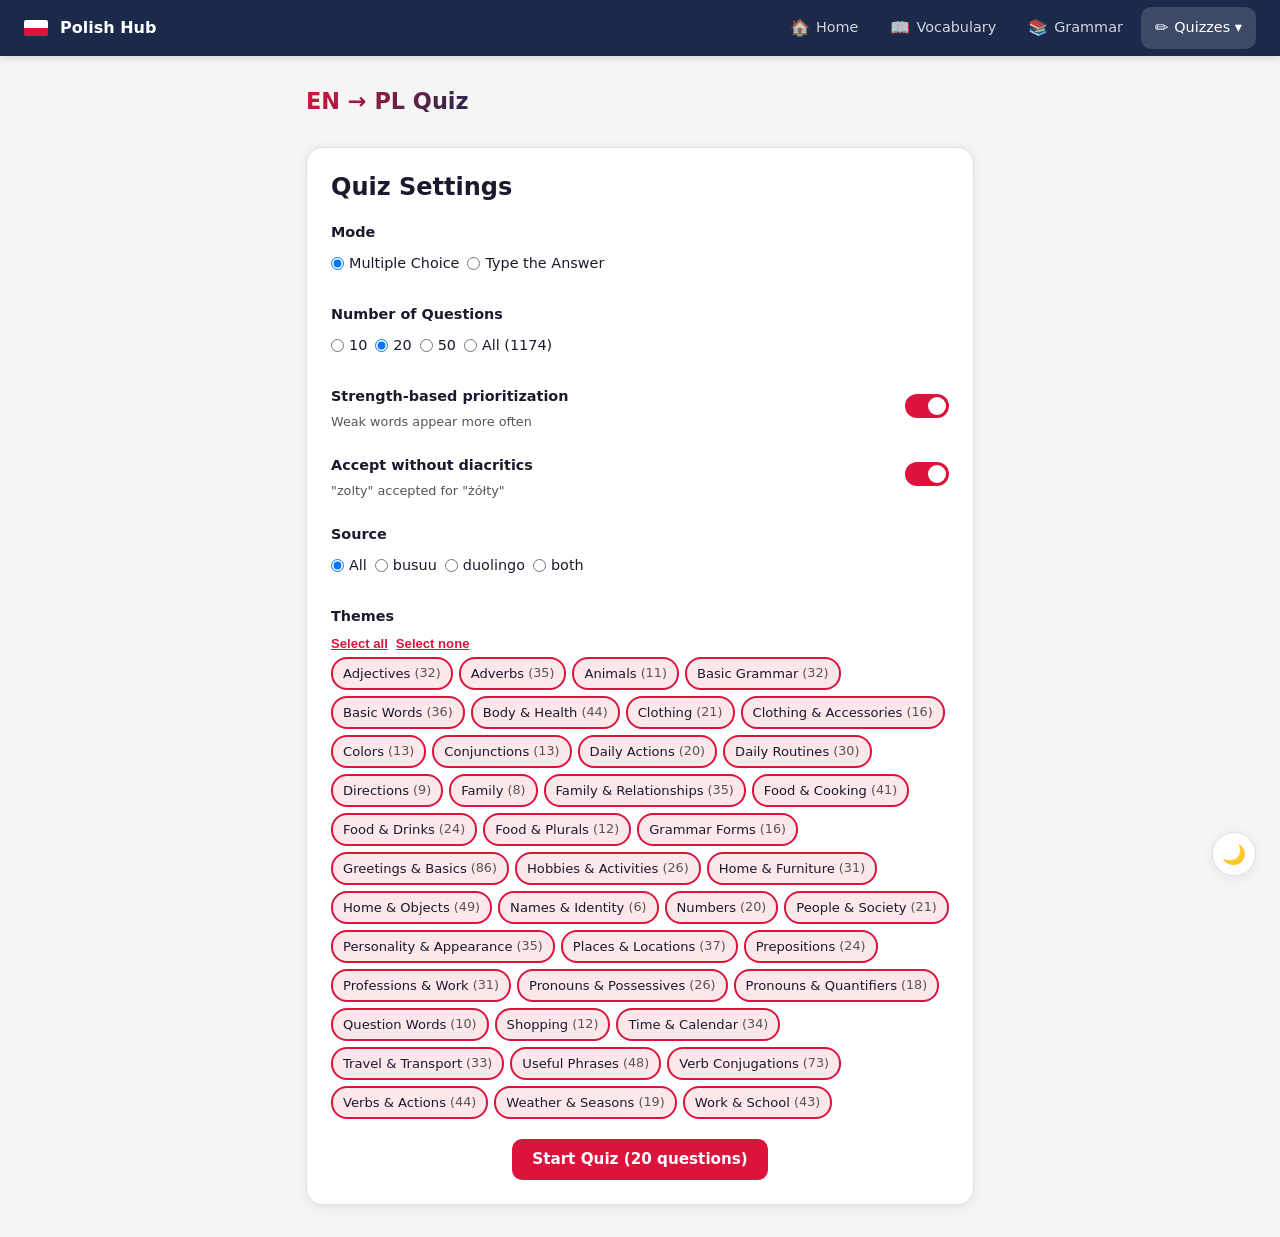
<file: quiz-en-pl.html>
<!DOCTYPE html>
<html lang="en">
<head>
<meta charset="UTF-8">
<meta name="viewport" content="width=device-width, initial-scale=1.0">
<title>English → Polish Vocabulary Quiz</title>
<link rel="stylesheet" href="css/base.css">
<link rel="stylesheet" href="css/components.css">
<link rel="stylesheet" href="css/layout.css">
<script src="js/vocabulary-data.js"></script>
<script src="js/shared.js" defer></script>
<style>
/* Quiz-specific custom properties */
:root {
  --hover-bg: #f0f0f0;
  --tag-bg: #eee;
  --orange: #e67e22;
}
[data-theme="dark"] {
  --hover-bg: #21262d;
  --tag-bg: #21262d;
}
.quiz-container { max-width: 700px; margin: 0 auto; padding: var(--sp-4); }

/* Header */
.header {
  display: flex; align-items: center; justify-content: space-between;
  padding: var(--sp-4) 0; margin-bottom: var(--sp-4);
}
.header h1 {
  font-size: 1.4rem; font-weight: 700;
  background: linear-gradient(135deg, var(--red), var(--navy));
  -webkit-background-clip: text; -webkit-text-fill-color: transparent;
  background-clip: text;
}
.header-controls { display: flex; gap: var(--sp-2); align-items: center; }

/* Cards — extends shared .card with quiz-specific overrides */
.card {
  margin-bottom: var(--sp-4);
  animation: fadeIn 0.3s ease;
}
@keyframes fadeIn { from { opacity:0; transform:translateY(10px); } to { opacity:1; transform:translateY(0); } }
@keyframes shake { 0%,100%{transform:translateX(0)} 25%{transform:translateX(-6px)} 75%{transform:translateX(6px)} }
@keyframes pop { 0%{transform:scale(1)} 50%{transform:scale(1.05)} 100%{transform:scale(1)} }
.shake { animation: shake 0.4s ease; }
.pop { animation: pop 0.3s ease; }

/* Quiz page button variants (single-dash convention used in HTML/JS) */
.btn-primary { background: var(--red); color: #fff; }
.btn-primary:hover { background: #b91133; }
.btn-secondary { background: var(--navy); color: #fff; }
.btn-secondary:hover { background: #13203a; }
.btn-outline {
  background: transparent; border: 2px solid var(--border); color: var(--text);
}
.btn-outline:hover { background: var(--hover-bg); }
.btn-sm { padding: 6px 14px; font-size: 0.85rem; }

/* Settings */
.setting-group { margin-bottom: var(--sp-5); }
.setting-group label { display: block; font-weight: 600; margin-bottom: var(--sp-2); font-size: 0.9rem; }
.setting-group small { color: var(--text-secondary); font-size: 0.8rem; }

.radio-group, .toggle-row { display: flex; flex-wrap: wrap; gap: var(--sp-2); margin-top: var(--sp-1); }
.radio-group label, .check-label {
  display: flex; align-items: center; gap: 5px;
  font-weight: 400; font-size: 0.9rem; cursor: pointer;
}
.toggle-row { align-items: center; justify-content: space-between; }

.theme-grid { display: flex; flex-wrap: wrap; gap: 6px; margin-top: 6px; }
.theme-chip {
  display: flex; align-items: center; gap: 4px;
  padding: 4px 10px; border-radius: 16px;
  background: var(--tag-bg); font-size: 0.82rem;
  cursor: pointer; transition: all 0.2s; user-select: none;
  border: 2px solid transparent;
}
.theme-chip.active { border-color: var(--red); background: rgba(220,20,60,0.1); }
.theme-chip input { display: none; }
.theme-actions { display: flex; gap: 8px; margin-top: 6px; }
.theme-actions button { background:none; border:none; color:var(--red); cursor:pointer; font-size:0.82rem; font-weight:600; text-decoration:underline; }

select, input[type="text"] {
  padding: var(--sp-2) var(--sp-3); border-radius: var(--radius-sm); border: 1px solid var(--border);
  background: var(--input-bg); color: var(--text);
  font-size: 0.95rem; width: 100%; transition: border 0.2s;
}
select:focus, input[type="text"]:focus { outline: none; border-color: var(--red); }

/* Toggle switch */
.switch { position:relative; width:44px; height:24px; flex-shrink:0; }
.switch input { opacity:0; width:0; height:0; }
.slider {
  position:absolute; inset:0; background:var(--border); border-radius:24px;
  cursor:pointer; transition:0.3s;
}
.slider::before {
  content:''; position:absolute; width:18px; height:18px;
  left:3px; bottom:3px; background:#fff; border-radius:50%;
  transition:0.3s;
}
.switch input:checked + .slider { background:var(--red); }
.switch input:checked + .slider::before { transform:translateX(20px); }

/* Progress bar */
.progress-bar-container {
  width:100%; height:8px; background:var(--border); border-radius:4px;
  overflow:hidden; margin-bottom:12px;
}
.progress-bar-fill {
  height:100%; background: linear-gradient(90deg, var(--red), var(--navy));
  border-radius:4px; transition: width 0.4s ease;
}

/* Quiz header info */
.quiz-info {
  display:flex; justify-content:space-between; align-items:center;
  margin-bottom:8px; font-size:0.85rem; color:var(--text-secondary);
}
.streak { font-weight:700; color: var(--orange); }
.streak.hot { color: var(--red); }

/* Question */
.question-word {
  text-align:center; font-size:1.8rem; font-weight:700;
  color:var(--navy); margin:20px 0 8px;
}
[data-theme="dark"] .question-word { color: #e6edf3; }
.question-type {
  text-align:center; font-size:0.8rem; color:var(--text-secondary);
  margin-bottom:20px; text-transform:capitalize;
}

/* Multiple choice options */
.options { display:flex; flex-direction:column; gap:10px; }
.option-btn {
  width:100%; padding:14px 18px; border-radius:var(--radius);
  border:2px solid var(--border); background:var(--card-bg);
  text-align:left; font-size:1rem; cursor:pointer;
  transition:all 0.2s; color:var(--text);
}
.option-btn:hover:not(:disabled) { border-color:var(--navy); background:var(--hover-bg); }
.option-btn.correct { border-color:var(--green); background:rgba(40,167,69,0.1); }
.option-btn.wrong { border-color:var(--red); background:rgba(220,20,60,0.1); }
.option-btn:disabled { cursor:default; }

/* Type answer */
.type-answer-area { text-align:center; }
.answer-input {
  font-size:1.2rem; text-align:center; padding:12px 16px;
  max-width:400px; margin:0 auto;
}
.polish-keyboard {
  display:flex; flex-wrap:wrap; justify-content:center; gap:6px;
  margin:12px 0;
}
.polish-keyboard button {
  width:40px; height:40px; border-radius:var(--radius-sm);
  border:1px solid var(--border); background:var(--tag-bg);
  font-size:1.1rem; cursor:pointer; transition:all 0.15s;
  color:var(--text);
}
.polish-keyboard button:hover { background:var(--red); color:#fff; }
.submit-row { display:flex; justify-content:center; gap:10px; margin-top:14px; }

/* Feedback */
.feedback {
  text-align:center; padding:14px; border-radius:var(--radius);
  margin-top:14px; font-weight:600; font-size:0.95rem;
  animation: fadeIn 0.3s ease;
}
.feedback.correct { background:rgba(40,167,69,0.12); color:var(--green); }
.feedback.wrong { background:rgba(220,20,60,0.12); color:var(--red); }
.feedback.almost { background:rgba(230,126,34,0.12); color:var(--orange); }
.feedback .correct-answer { font-weight:400; margin-top:4px; font-size:0.9rem; }

/* Results */
.results-score {
  text-align:center; margin:10px 0 20px;
}
.results-score .big-score {
  font-size:3rem; font-weight:800;
  background: linear-gradient(135deg, var(--red), var(--navy));
  -webkit-background-clip:text; -webkit-text-fill-color:transparent;
  background-clip:text;
}
.results-score .sub { font-size:0.95rem; color:var(--text-secondary); }
.stat-grid {
  display:grid; grid-template-columns:1fr 1fr 1fr; gap:var(--sp-3);
  margin-bottom:var(--sp-5);
}
.stat-box {
  text-align:center; padding:var(--sp-3); border-radius:var(--radius);
  background:var(--tag-bg);
}
.stat-box .val { font-size:1.4rem; font-weight:700; }
.stat-box .lbl { font-size:0.75rem; color:var(--text-secondary); }
.wrong-list { margin:var(--sp-4) 0; }
.wrong-list h3 { font-size:1rem; margin-bottom:var(--sp-3); }
.wrong-item {
  display:flex; justify-content:space-between; align-items:center;
  padding:var(--sp-2) var(--sp-3); border-radius:var(--radius-sm); font-size:0.9rem;
  background:var(--tag-bg); margin-bottom:var(--sp-2);
}
.wrong-item .eng { color:var(--text-secondary); }
.wrong-item .pol { font-weight:600; }
.wrong-item .user-ans { color:var(--red); font-size:0.8rem; }
.results-actions { display:flex; gap:var(--sp-3); justify-content:center; flex-wrap:wrap; }

/* Stats panel */
.stats-bar {
  display:flex; gap:16px; justify-content:center;
  font-size:0.82rem; color:var(--text-secondary);
  padding:10px 0;
}
.stats-bar span { font-weight:600; color:var(--text); }

/* Responsive -- tablet */
@media (max-width:768px) {
  .quiz-container { padding:var(--sp-3); }
  .card { padding:var(--sp-4); }
  .question-word { font-size:1.4rem; }
  .stat-grid { grid-template-columns:1fr 1fr; }
  .header h1 { font-size:1.1rem; }
  .theme-grid { gap: 5px; }
  .toggle-row { gap: var(--sp-2); }
  .answer-input { max-width: 100%; }
}

/* Responsive -- small mobile */
@media (max-width:480px) {
  .quiz-container { padding:var(--sp-2); }
  .card { padding:var(--sp-3); }
  .question-word { font-size:1.2rem; }
  .header h1 { font-size:1rem; }
  .stat-grid { grid-template-columns:1fr 1fr; gap:var(--sp-2); }
  .stat-box { padding:var(--sp-2); }
  .stat-box .val { font-size:1.1rem; }
  .option-btn { padding:var(--sp-3) 14px; font-size:0.9rem; min-height:48px; }
  .polish-keyboard button { width:36px; height:36px; font-size:1rem; }
  .theme-chip { padding:3px var(--sp-2); font-size:0.78rem; }
  .setting-group label { font-size:0.85rem; }
  .wrong-item { padding:var(--sp-2); font-size:0.82rem; }
  .results-score .big-score { font-size:2.2rem; }
}

/* Results cross-links */
.results-links { margin-top: var(--sp-6); padding-top: var(--sp-5); border-top: 1px solid var(--border); text-align: left; }
.results-links h4 { margin-bottom: var(--sp-3); font-size: 0.95rem; color: var(--text-muted); }
.results-link {
  display: inline-flex; align-items: center; gap: var(--sp-2);
  padding: var(--sp-2) var(--sp-4); margin: var(--sp-1) var(--sp-2) var(--sp-1) 0;
  background: var(--card-bg); border: 1px solid var(--border); border-radius: var(--radius-sm);
  color: var(--text); text-decoration: none; font-size: 0.85rem; font-weight: 500;
  transition: all 0.2s;
}
.results-link:hover { border-color: var(--red); color: var(--red); }
</style>
</head>
<body>
<div class="quiz-container" id="main-content">
  <div class="header">
    <h1>EN → PL Quiz</h1>
    <div class="header-controls">
      <div class="stats-bar" id="statsBar"></div>
    </div>
  </div>
  <div id="app"></div>
</div>

<script>
// vocabulary.json embedded at build time
const ALL_VOCAB = VOCABULARY_DATA;

// --- Utility ---
function removeDiacritics(s) {
  const map = {'ą':'a','ć':'c','ę':'e','ł':'l','ń':'n','ó':'o','ś':'s','ź':'z','ż':'z',
                'Ą':'A','Ć':'C','Ę':'E','Ł':'L','Ń':'N','Ó':'O','Ś':'S','Ź':'Z','Ż':'Z'};
  return s.replace(/[ąćęłńóśźżĄĆĘŁŃÓŚŹŻ]/g, c => map[c] || c);
}
function hasDiacriticDiff(input, correct) {
  return removeDiacritics(input.trim()).toLowerCase() === removeDiacritics(correct.trim()).toLowerCase()
    && input.trim().toLowerCase() !== correct.trim().toLowerCase();
}
function normalize(s) { return removeDiacritics(s.trim()).toLowerCase(); }
function shuffle(arr) { let a=[...arr]; for(let i=a.length-1;i>0;i--){let j=Math.floor(Math.random()*(i+1));[a[i],a[j]]=[a[j],a[i]];} return a; }
function escHtml(s) { return s.replace(/&/g,'&amp;').replace(/</g,'&lt;').replace(/>/g,'&gt;'); }

// Filter out sentences
const VOCAB = ALL_VOCAB.filter(e => e.type !== 'sentence');
const THEMES = [...new Set(VOCAB.map(e => e.theme))].sort();
const THEME_LABELS = {
  adjectives:'Adjectives', adverbs:'Adverbs', animals:'Animals',
  basic_grammar:'Basic Grammar', basic_words:'Basic Words',
  body_health:'Body & Health', clothing:'Clothing', clothing_accessories:'Clothing & Accessories',
  colors:'Colors', conjunctions:'Conjunctions', daily_actions:'Daily Actions',
  daily_routines:'Daily Routines', directions:'Directions',
  family:'Family', family_relationships:'Family & Relationships',
  food_cooking:'Food & Cooking', food_drinks:'Food & Drinks', food_plurals:'Food & Plurals',
  grammar_forms:'Grammar Forms', grammar_sentences:'Grammar Sentences',
  greetings_basics:'Greetings & Basics', hobbies_activities:'Hobbies & Activities',
  home_furniture:'Home & Furniture', home_objects:'Home & Objects',
  names_identity:'Names & Identity', numbers:'Numbers',
  people_society:'People & Society', personality_appearance:'Personality & Appearance',
  places_locations:'Places & Locations', prepositions:'Prepositions',
  professions_work:'Professions & Work', pronouns_possessives:'Pronouns & Possessives',
  pronouns_quantifiers:'Pronouns & Quantifiers', question_words:'Question Words',
  shopping:'Shopping', time_calendar:'Time & Calendar',
  travel_transport:'Travel & Transport', useful_phrases:'Useful Phrases',
  verb_conjugations:'Verb Conjugations', verbs_actions:'Verbs & Actions',
  weather_seasons:'Weather & Seasons', work_school:'Work & School'
};

// --- State ---
let state = {
  screen: 'settings', // settings | quiz | results
  mode: 'mc', // mc | type
  numQuestions: 20,
  selectedThemes: new Set(THEMES),
  selectedSource: '',
  strengthPriority: true,
  acceptNoDiacritics: true,
  questions: [],
  currentQ: 0,
  answers: [], // {correct,userAnswer,entry,diacriticIssue}
  streak: 0,
  bestStreak: 0,
  feedback: null, // null | {type,message,correctAnswer}
  answered: false,
};

// --- localStorage stats ---
function loadStats() {
  try { return JSON.parse(localStorage.getItem('polishQuizStats')) || {totalQuizzes:0,totalCorrect:0,totalAnswered:0,bestStreak:0,diacriticMisses:0}; }
  catch { return {totalQuizzes:0,totalCorrect:0,totalAnswered:0,bestStreak:0,diacriticMisses:0}; }
}
function saveStats(s) { localStorage.setItem('polishQuizStats', JSON.stringify(s)); }
function renderStatsBar() {
  const s = loadStats();
  const pct = s.totalAnswered ? Math.round(s.totalCorrect/s.totalAnswered*100) : 0;
  document.getElementById('statsBar').innerHTML =
    s.totalQuizzes ? `Quizzes: <span>${s.totalQuizzes}</span> | Avg: <span>${pct}%</span> | Best streak: <span>${s.bestStreak}</span>` : '';
}

function getPool() {
  return VOCAB.filter(e => state.selectedThemes.has(e.theme) && (!state.selectedSource || e.source === state.selectedSource));
}

// --- Build questions ---
function buildQuestions() {
  let pool = getPool();
  if (!pool.length) return [];

  // Weight by strength
  let weighted = [];
  for (const e of pool) {
    const w = state.strengthPriority ? ({weak:3,medium:2,strong:1}[e.strength]||1) : 1;
    for (let i=0; i<w; i++) weighted.push(e);
  }

  // Pick questions (unique entries preferred)
  let picked = [];
  let used = new Set();
  let limit = state.numQuestions === 'all' ? pool.length : Math.min(state.numQuestions, pool.length);
  let attempts = 0;
  while (picked.length < limit && attempts < limit * 20) {
    const e = weighted[Math.floor(Math.random()*weighted.length)];
    attempts++;
    if (!used.has(e.polish)) {
      used.add(e.polish);
      picked.push(e);
    }
  }
  // If we need more (shouldn't happen much), fill from pool
  if (picked.length < limit) {
    for (const e of shuffle(pool)) {
      if (!used.has(e.polish)) { picked.push(e); used.add(e.polish); }
      if (picked.length >= limit) break;
    }
  }
  return shuffle(picked);
}

function getDistractors(entry, pool, count) {
  // Prefer same theme
  let sameTheme = pool.filter(e => e.theme === entry.theme && e.polish !== entry.polish);
  let others = pool.filter(e => e.theme !== entry.theme && e.polish !== entry.polish);
  let candidates = shuffle(sameTheme);
  if (candidates.length < count) candidates = candidates.concat(shuffle(others));
  return candidates.slice(0, count);
}

// --- Check answer ---
function getAlternatives(polish) {
  // split on / and return trimmed alternatives
  return polish.split('/').map(s => s.trim()).filter(Boolean);
}
function checkAnswer(userInput, entry) {
  const alts = getAlternatives(entry.polish);
  const input = userInput.trim();
  // exact match
  for (const alt of alts) {
    if (input.toLowerCase() === alt.toLowerCase()) return {correct:true, diacriticIssue:false};
  }
  // diacritics check
  if (state.acceptNoDiacritics) {
    for (const alt of alts) {
      if (normalize(input) === normalize(alt)) {
        // base letters match
        if (hasDiacriticDiff(input, alt)) return {correct:true, diacriticIssue:true, correctSpelling:alt};
        return {correct:true, diacriticIssue:false};
      }
    }
  }
  // wrong
  return {correct:false, diacriticIssue:false};
}

// --- Render ---
function render() {
  const app = document.getElementById('app');
  if (state.screen === 'settings') renderSettings(app);
  else if (state.screen === 'quiz') renderQuiz(app);
  else if (state.screen === 'results') renderResults(app);
  renderStatsBar();
}

// Settings screen
function renderSettings(app) {
  const themeChips = THEMES.map(t => {
    const active = state.selectedThemes.has(t);
    const label = THEME_LABELS[t] || t.replace(/_/g,' ');
    const count = VOCAB.filter(e=>e.theme===t).length;
    return `<div class="theme-chip ${active?'active':''}" data-theme="${t}" onclick="toggleTheme('${t}')" role="checkbox" aria-checked="${active}" aria-label="Theme: ${escHtml(label)}" tabindex="0" onkeydown="if(event.key==='Enter'||event.key===' '){event.preventDefault();toggleTheme('${t}')}">
      <span>${escHtml(label)}</span><small>(${count})</small>
    </div>`;
  }).join('');

  const totalAvail = getPool().length;

  app.innerHTML = `
    <div class="card">
      <h2 style="margin-bottom:18px;">Quiz Settings</h2>

      <div class="setting-group">
        <label>Mode</label>
        <div class="radio-group">
          <label class="check-label"><input type="radio" name="mode" value="mc" ${state.mode==='mc'?'checked':''} onchange="state.mode=this.value" aria-label="Multiple Choice mode"> Multiple Choice</label>
          <label class="check-label"><input type="radio" name="mode" value="type" ${state.mode==='type'?'checked':''} onchange="state.mode=this.value" aria-label="Type the Answer mode"> Type the Answer</label>
        </div>
      </div>

      <div class="setting-group">
        <label>Number of Questions</label>
        <div class="radio-group">
          ${[10,20,50,'all'].map(n => `<label class="check-label"><input type="radio" name="numQ" value="${n}" ${state.numQuestions==n?'checked':''} onchange="state.numQuestions=this.value==='all'?'all':+this.value"> ${n==='all'?`All (${totalAvail})`:n}</label>`).join('')}
        </div>
      </div>

      <div class="setting-group">
        <div class="toggle-row">
          <div>
            <label style="margin-bottom:0">Strength-based prioritization</label>
            <small>Weak words appear more often</small>
          </div>
          <label class="switch"><input type="checkbox" ${state.strengthPriority?'checked':''} onchange="state.strengthPriority=this.checked;render()" aria-label="Strength-based prioritization" role="switch"><span class="slider"></span></label>
        </div>
      </div>

      <div class="setting-group">
        <div class="toggle-row">
          <div>
            <label style="margin-bottom:0">Accept without diacritics</label>
            <small>"zolty" accepted for "żółty"</small>
          </div>
          <label class="switch"><input type="checkbox" ${state.acceptNoDiacritics?'checked':''} onchange="state.acceptNoDiacritics=this.checked" aria-label="Accept without diacritics" role="switch"><span class="slider"></span></label>
        </div>
      </div>

      <div class="setting-group">
        <label>Source</label>
        <div class="radio-group">
          ${['','busuu','duolingo','both'].map(s => `<label class="check-label"><input type="radio" name="source" value="${s}" ${state.selectedSource===s?'checked':''} onchange="state.selectedSource=this.value;render()"> ${s||'All'}</label>`).join('')}
        </div>
      </div>

      <div class="setting-group">
        <label>Themes</label>
        <div class="theme-actions">
          <button onclick="selectAllThemes()">Select all</button>
          <button onclick="selectNoThemes()">Select none</button>
        </div>
        <div class="theme-grid">${themeChips}</div>
      </div>

      <div style="text-align:center;margin-top:20px;">
        <button class="btn btn-primary" onclick="startQuiz()" ${totalAvail<2?'disabled title="Need at least 2 words"':''}>
          Start Quiz (${Math.min(state.numQuestions==='all'?totalAvail:state.numQuestions, totalAvail)} questions)
        </button>
      </div>
    </div>
  `;
}

function toggleTheme(t) {
  if (state.selectedThemes.has(t)) state.selectedThemes.delete(t);
  else state.selectedThemes.add(t);
  render();
}
function selectAllThemes() { state.selectedThemes = new Set(THEMES); render(); }
function selectNoThemes() { state.selectedThemes.clear(); render(); }

function startQuiz() {
  state.questions = buildQuestions();
  if (!state.questions.length) return;
  state.currentQ = 0;
  state.answers = [];
  state.streak = 0;
  state.bestStreak = 0;
  state.feedback = null;
  state.answered = false;
  state.screen = 'quiz';
  render();
}

// Quiz screen
function renderQuiz(app) {
  const q = state.questions[state.currentQ];
  const total = state.questions.length;
  const pct = ((state.currentQ) / total * 100);
  const streakClass = state.streak >= 5 ? 'hot' : '';

  let content = '';
  if (state.mode === 'mc') {
    content = renderMC(q);
  } else {
    content = renderTypeAnswer(q);
  }

  let feedbackHtml = '';
  if (state.feedback) {
    const f = state.feedback;
    feedbackHtml = `<div class="feedback ${f.type}">
      ${f.message}
      ${f.correctAnswer ? `<div class="correct-answer">${f.correctAnswer}</div>` : ''}
    </div>`;
  }

  app.innerHTML = `
    <div class="card" id="quizCard">
      <div class="quiz-info">
        <span>Question ${state.currentQ+1} / ${total}</span>
        <span class="streak ${streakClass}">${state.streak ? 'Streak: '+state.streak : ''}</span>
      </div>
      <div class="progress-bar-container">
        <div class="progress-bar-fill" style="width:${pct}%"></div>
      </div>
      <div class="question-word">${escHtml(q.english)}</div>
      <div class="question-type">${escHtml(q.type)} &middot; ${escHtml((THEME_LABELS[q.theme]||q.theme).replace(/_/g,' '))}</div>
      ${content}
      ${feedbackHtml}
      <div style="display:flex;justify-content:space-between;margin-top:16px;">
        <button class="btn btn-outline btn-sm" onclick="skipQuestion()">Skip</button>
        ${state.answered ? `<button class="btn btn-primary btn-sm" onclick="nextQuestion()" id="nextBtn">Next &rarr;</button>` : ''}
      </div>
    </div>
  `;

  if (state.mode === 'type' && !state.answered) {
    const inp = document.getElementById('answerInput');
    if (inp) setTimeout(() => inp.focus(), 50);
  }
  if (state.answered) {
    const nb = document.getElementById('nextBtn');
    if (nb) setTimeout(() => nb.focus(), 50);
  }
}

function renderMC(q) {
  if (!q._options) {
    const pool = getPool();
    const distractors = getDistractors(q, pool, 3);
    q._options = shuffle([q, ...distractors]);
  }
  return `<div class="options">
    ${q._options.map((o,i) => {
      let cls = '';
      if (state.answered) {
        if (o.polish === q.polish) cls = 'correct';
        else if (state.feedback && state.feedback._chosen === i) cls = 'wrong';
      }
      return `<button class="option-btn ${cls}" onclick="chooseMC(${i})" ${state.answered?'disabled':''} aria-label="Answer option: ${escHtml(o.polish)}">${escHtml(o.polish)}</button>`;
    }).join('')}
  </div>`;
}

function renderTypeAnswer(q) {
  return `<div class="type-answer-area">
    <input type="text" id="answerInput" class="answer-input" placeholder="Type the Polish translation..."
      ${state.answered?'disabled':''} onkeydown="if(event.key==='Enter'&&!state.answered)submitTyped()" aria-label="Type the Polish translation">
    <div class="polish-keyboard">
      ${['ą','ę','ć','ś','ź','ż','ł','ń','ó'].map(c => `<button onclick="insertChar('${c}')" ${state.answered?'disabled':''} aria-label="Insert ${c}">${c}</button>`).join('')}
    </div>
    ${!state.answered ? `<div class="submit-row"><button class="btn btn-primary" onclick="submitTyped()">Submit</button></div>` : ''}
  </div>`;
}

function insertChar(c) {
  const inp = document.getElementById('answerInput');
  if (!inp || inp.disabled) return;
  const start = inp.selectionStart, end = inp.selectionEnd;
  inp.value = inp.value.substring(0,start) + c + inp.value.substring(end);
  inp.selectionStart = inp.selectionEnd = start+1;
  inp.focus();
}

function chooseMC(idx) {
  if (state.answered) return;
  state.answered = true;
  const q = state.questions[state.currentQ];
  const chosen = q._options[idx];
  const correct = chosen.polish === q.polish;
  const entry = {correct, userAnswer:chosen.polish, entry:q, diacriticIssue:false};
  state.answers.push(entry);

  if (correct) {
    state.streak++;
    if (state.streak > state.bestStreak) state.bestStreak = state.streak;
    state.feedback = {type:'correct', message:'Correct!', _chosen:idx};
  } else {
    state.streak = 0;
    state.feedback = {type:'wrong', message:'Wrong!', correctAnswer:'Correct: '+q.polish, _chosen:idx};
  }
  render();
  animateCard(correct);
}

function submitTyped() {
  if (state.answered) return;
  const inp = document.getElementById('answerInput');
  if (!inp) return;
  const val = inp.value.trim();
  if (!val) return;
  state.answered = true;
  const q = state.questions[state.currentQ];
  const result = checkAnswer(val, q);

  const entry = {correct:result.correct, userAnswer:val, entry:q, diacriticIssue:result.diacriticIssue};
  state.answers.push(entry);

  if (result.correct && result.diacriticIssue) {
    state.streak++;
    if (state.streak > state.bestStreak) state.bestStreak = state.streak;
    state.feedback = {type:'almost', message:'Almost! Watch the diacritics:', correctAnswer:result.correctSpelling || q.polish};
  } else if (result.correct) {
    state.streak++;
    if (state.streak > state.bestStreak) state.bestStreak = state.streak;
    state.feedback = {type:'correct', message:'Correct!'};
  } else {
    state.streak = 0;
    state.feedback = {type:'wrong', message:'Wrong!', correctAnswer:'Correct: '+q.polish};
  }
  render();
  animateCard(result.correct);
}

function animateCard(correct) {
  const card = document.getElementById('quizCard');
  if (card) { card.classList.add(correct?'pop':'shake'); setTimeout(()=>card.classList.remove('pop','shake'),500); }
}

function skipQuestion() {
  const q = state.questions[state.currentQ];
  state.answers.push({correct:false, userAnswer:'(skipped)', entry:q, diacriticIssue:false});
  state.streak = 0;
  nextQuestion();
}

function nextQuestion() {
  state.currentQ++;
  state.feedback = null;
  state.answered = false;
  if (state.currentQ >= state.questions.length) {
    state.screen = 'results';
    saveQuizStats();
  }
  render();
}

function saveQuizStats() {
  const s = loadStats();
  s.totalQuizzes++;
  const correct = state.answers.filter(a=>a.correct).length;
  s.totalCorrect += correct;
  s.totalAnswered += state.answers.length;
  s.diacriticMisses += state.answers.filter(a=>a.diacriticIssue).length;
  if (state.bestStreak > s.bestStreak) s.bestStreak = state.bestStreak;
  saveStats(s);
}

// Results screen
function renderResults(app) {
  const total = state.answers.length;
  const correct = state.answers.filter(a=>a.correct).length;
  const pct = total ? Math.round(correct/total*100) : 0;
  const diacriticIssues = state.answers.filter(a=>a.diacriticIssue).length;
  const wrong = state.answers.filter(a=>!a.correct);

  let wrongHtml = '';
  if (wrong.length) {
    wrongHtml = `<div class="wrong-list">
      <h3>Mistakes (${wrong.length})</h3>
      ${wrong.map(a => `<div class="wrong-item">
        <div><span class="eng">${escHtml(a.entry.english)}</span> &rarr; <span class="pol">${escHtml(a.entry.polish)}</span></div>
        <div class="user-ans">${escHtml(a.userAnswer)}</div>
      </div>`).join('')}
    </div>`;
  }

  app.innerHTML = `
    <div class="card">
      <h2 style="text-align:center;margin-bottom:10px;">Results</h2>
      <div class="results-score">
        <div class="big-score">${pct}%</div>
        <div class="sub">${correct} of ${total} correct</div>
      </div>
      <div class="stat-grid">
        <div class="stat-box"><div class="val">${state.bestStreak}</div><div class="lbl">Best Streak</div></div>
        <div class="stat-box"><div class="val">${diacriticIssues}</div><div class="lbl">Diacritic Issues</div></div>
        <div class="stat-box"><div class="val">${wrong.length}</div><div class="lbl">Wrong</div></div>
      </div>
      ${wrongHtml}
      <div class="results-links">
        <h4>Continue Studying</h4>
        <a href="vocabulary.html" class="results-link">📖 Review Vocabulary</a>
        <a href="grammar.html" class="results-link">📚 Study Grammar</a>
        <a href="quiz-pl-en.html" class="results-link">🔄 Try Polish → English</a>
      </div>
      <div class="results-actions">
        ${wrong.length ? `<button class="btn btn-secondary" onclick="reviewMistakes()">Review Mistakes</button>` : ''}
        <button class="btn btn-primary" onclick="goSettings()">New Quiz</button>
      </div>
    </div>
  `;
}

function reviewMistakes() {
  const wrong = state.answers.filter(a=>!a.correct);
  if (!wrong.length) return;
  state.questions = shuffle(wrong.map(a=>a.entry));
  state.questions.forEach(q => delete q._options);
  state.currentQ = 0;
  state.answers = [];
  state.streak = 0;
  state.bestStreak = 0;
  state.feedback = null;
  state.answered = false;
  state.screen = 'quiz';
  render();
}

function goSettings() {
  state.screen = 'settings';
  state.questions.forEach(q => delete q._options);
  render();
}

// --- Breadcrumbs ---
if (window.polishHub) {
  const bc = window.polishHub.createBreadcrumbs([
    {label: 'Home', href: 'index.html'},
    {label: 'Quizzes', href: 'index.html'},
    {label: 'English → Polish'}
  ]);
  const main = document.getElementById('main-content');
  if (main) main.prepend(bc);
}

// Init
render();
</script>
</body>
</html>
</file>
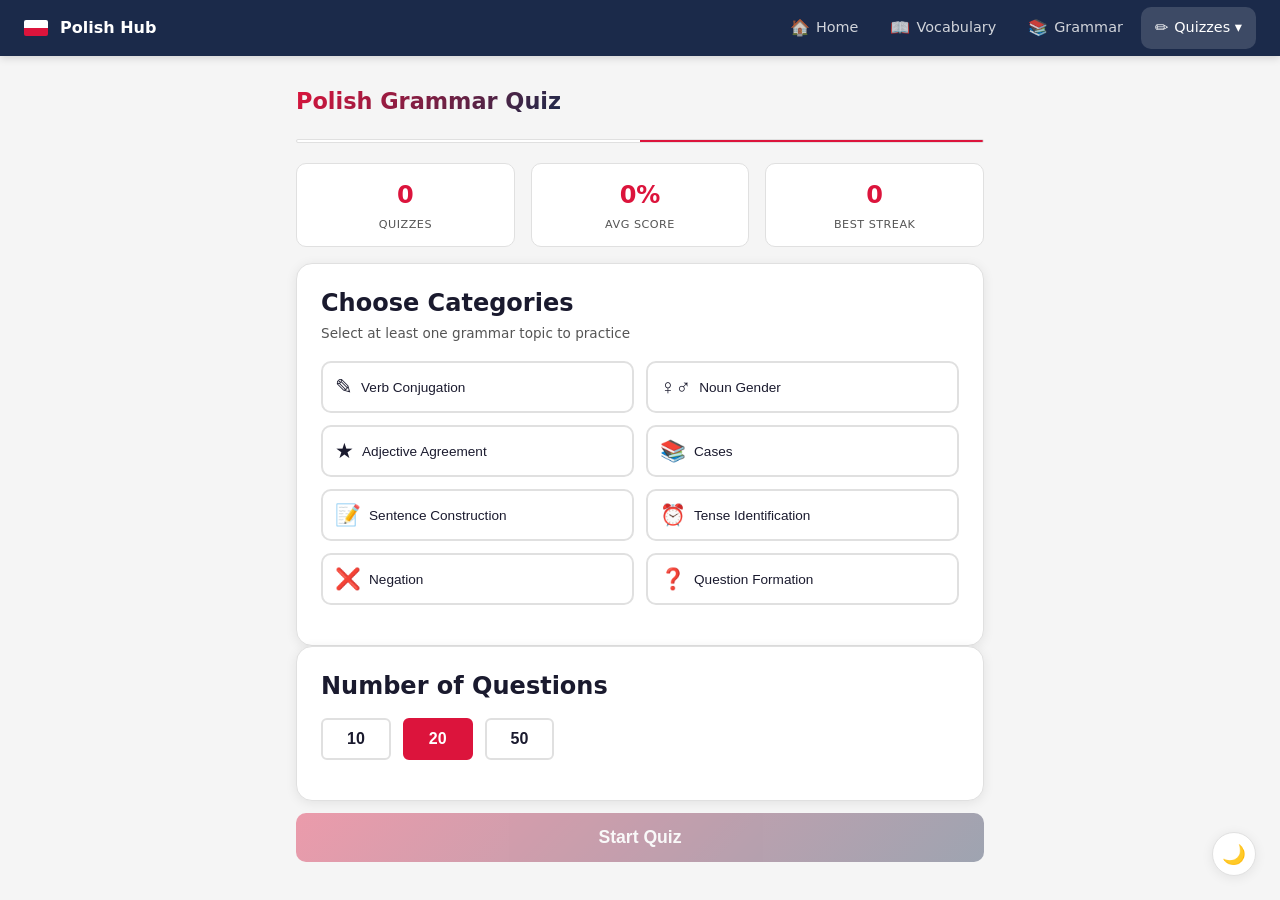
<file: quiz-grammar.html>
<!DOCTYPE html>
<html lang="en">
<head>
<meta charset="UTF-8">
<meta name="viewport" content="width=device-width, initial-scale=1.0">
<title>Polish Grammar Quiz - A1/A2</title>
<link rel="stylesheet" href="css/base.css">
<link rel="stylesheet" href="css/components.css">
<link rel="stylesheet" href="css/layout.css">
<script src="js/shared.js" defer></script>
<style>
/* quiz-grammar.html — Quiz-specific variables and styles */

/* Variables needed by quiz styles that extend base tokens */
:root {
  --hover-bg: #f0f0f0;
  --kbd-bg: #eee;
  --streak-color: #FF9800;
  --progress-bg: #e0e0e0;
}

[data-theme="dark"] {
  --hover-bg: #223354;
  --kbd-bg: #223354;
  --progress-bg: #223354;
}

.quiz-container { max-width: 720px; margin: 0 auto; padding: var(--sp-4); }

/* Header */
.header {
  display: flex;
  align-items: center;
  justify-content: space-between;
  padding: var(--sp-4) 0;
  margin-bottom: var(--sp-2);
}

.header h1 {
  font-size: 1.4rem;
  background: linear-gradient(135deg, var(--red), var(--navy));
  -webkit-background-clip: text;
  -webkit-text-fill-color: transparent;
  background-clip: text;
}

.flag-bar {
  height: 4px;
  background: linear-gradient(to right, #fff 0%, #fff 50%, var(--red) 50%, var(--red) 100%);
  border-radius: 2px;
  margin-bottom: 20px;
  border: 1px solid var(--border);
}

/* Setup screen */
.category-grid {
  display: grid;
  grid-template-columns: 1fr 1fr;
  gap: var(--sp-3);
  margin: var(--sp-4) 0;
}

.category-btn {
  display: flex;
  align-items: center;
  gap: var(--sp-2);
  padding: var(--sp-3);
  border: 2px solid var(--border);
  border-radius: var(--radius);
  background: var(--card-bg);
  color: var(--text);
  cursor: pointer;
  transition: all 0.2s;
  font-size: 0.85rem;
  text-align: left;
}

.category-btn:hover { border-color: var(--red); }
.category-btn.selected { border-color: var(--red); background: rgba(220,20,60,0.08); }
.category-btn .cat-icon { font-size: 1.3rem; }

.count-selector {
  display: flex;
  gap: var(--sp-3);
  margin: var(--sp-4) 0;
  flex-wrap: wrap;
}

.count-btn {
  padding: 10px 24px;
  border: 2px solid var(--border);
  border-radius: var(--radius-sm);
  background: var(--card-bg);
  color: var(--text);
  cursor: pointer;
  font-size: 1rem;
  font-weight: 600;
  transition: all 0.2s;
}
.count-btn:hover { border-color: var(--red); }
.count-btn.selected { border-color: var(--red); background: var(--red); color: white; }

.start-btn {
  width: 100%;
  padding: 14px;
  background: linear-gradient(135deg, var(--red), var(--navy));
  color: white;
  border: none;
  border-radius: var(--radius);
  font-size: 1.1rem;
  font-weight: 700;
  cursor: pointer;
  margin-top: 12px;
  transition: opacity 0.2s;
}
.start-btn:hover { opacity: 0.9; }
.start-btn:disabled { opacity: 0.4; cursor: not-allowed; }

/* Progress bar */
.progress-container {
  display: flex;
  align-items: center;
  gap: var(--sp-3);
  margin-bottom: var(--sp-4);
}

.quiz-progress-bar {
  flex: 1;
  height: 8px;
  background: var(--progress-bg);
  border-radius: 4px;
  overflow: hidden;
}

.progress-fill {
  height: 100%;
  background: linear-gradient(90deg, var(--red), var(--navy));
  border-radius: 4px;
  transition: width 0.4s ease;
}

.progress-text { font-size: 0.85rem; color: var(--text-secondary); white-space: nowrap; }

.streak-badge {
  display: inline-flex;
  align-items: center;
  gap: 4px;
  background: rgba(255,152,0,0.12);
  color: var(--streak-color);
  padding: 4px 10px;
  border-radius: 12px;
  font-weight: 700;
  font-size: 0.85rem;
}

/* Question */
.question-header {
  display: flex;
  justify-content: space-between;
  align-items: center;
  margin-bottom: var(--sp-4);
}

.question-type {
  font-size: 0.75rem;
  text-transform: uppercase;
  letter-spacing: 1px;
  color: var(--red);
  font-weight: 700;
}

.question-category {
  font-size: 0.75rem;
  color: var(--text-secondary);
  background: var(--hover-bg);
  padding: 3px 10px;
  border-radius: 10px;
}

.question-text {
  font-size: 1.2rem;
  margin-bottom: var(--sp-5);
  line-height: 1.5;
}

.question-text .blank {
  display: inline-block;
  min-width: 100px;
  border-bottom: 2px dashed var(--red);
  text-align: center;
  margin: 0 4px;
}

.question-text .hint {
  color: var(--text-secondary);
  font-style: italic;
  font-size: 0.9em;
}

/* Multiple choice */
.choices {
  display: flex;
  flex-direction: column;
  gap: var(--sp-3);
}

.choice-btn {
  padding: 14px 16px;
  border: 2px solid var(--border);
  border-radius: var(--radius);
  background: var(--card-bg);
  color: var(--text);
  cursor: pointer;
  font-size: 1rem;
  text-align: left;
  transition: all 0.2s;
}
.choice-btn:hover:not(:disabled) { border-color: var(--red); background: var(--hover-bg); }
.choice-btn.correct { border-color: var(--success); background: rgba(46,204,113,0.1); }
.choice-btn.wrong { border-color: var(--error); background: rgba(231,76,60,0.1); }
.choice-btn:disabled { cursor: default; }

/* Text input */
.answer-input-wrap {
  display: flex;
  gap: var(--sp-3);
  margin-bottom: var(--sp-2);
}

.answer-input {
  flex: 1;
  padding: var(--sp-3) var(--sp-4);
  border: 2px solid var(--border);
  border-radius: var(--radius);
  font-size: 1.05rem;
  background: var(--input-bg);
  color: var(--text);
  outline: none;
  transition: border-color 0.2s;
}
.answer-input:focus { border-color: var(--red); }
.answer-input.correct { border-color: var(--success); }
.answer-input.wrong { border-color: var(--error); }

.submit-btn {
  padding: var(--sp-3) var(--sp-6);
  background: var(--red);
  color: white;
  border: none;
  border-radius: var(--radius);
  font-size: 1rem;
  font-weight: 600;
  cursor: pointer;
  transition: opacity 0.2s;
}
.submit-btn:hover { opacity: 0.85; }

/* Polish keyboard */
.polish-kbd {
  display: flex;
  flex-wrap: wrap;
  gap: 6px;
  margin-top: 10px;
}

.kbd-key {
  padding: var(--sp-2) var(--sp-3);
  background: var(--kbd-bg);
  border: 1px solid var(--border);
  border-radius: var(--radius-sm);
  cursor: pointer;
  font-size: 1rem;
  color: var(--text);
  transition: all 0.15s;
  user-select: none;
  min-width: 36px;
  text-align: center;
}
.kbd-key:hover { background: var(--red); color: white; }
.kbd-key:active { transform: scale(0.95); }

/* Feedback */
.feedback {
  margin-top: var(--sp-4);
  padding: 14px var(--sp-4);
  border-radius: var(--radius);
  font-size: 0.95rem;
  line-height: 1.5;
  animation: slideIn 0.3s ease;
}

@keyframes slideIn { from { opacity: 0; transform: translateY(8px); } to { opacity: 1; transform: translateY(0); } }

.feedback.correct { background: rgba(46,204,113,0.1); border: 1px solid var(--success); }
.feedback.wrong { background: rgba(231,76,60,0.08); border: 1px solid var(--error); }
.feedback .fb-title { font-weight: 700; margin-bottom: 4px; }
.feedback.correct .fb-title { color: var(--success); }
.feedback.wrong .fb-title { color: var(--error); }
.feedback .grammar-tip { margin-top: 8px; font-size: 0.85rem; color: var(--text-secondary); border-top: 1px solid var(--border); padding-top: 8px; }

.next-btn {
  width: 100%;
  padding: 14px;
  background: var(--navy);
  color: white;
  border: none;
  border-radius: var(--radius);
  font-size: 1rem;
  font-weight: 600;
  cursor: pointer;
  margin-top: var(--sp-4);
  transition: opacity 0.2s;
}
.next-btn:hover { opacity: 0.85; }

/* Word ordering */
.word-bank {
  display: flex;
  flex-wrap: wrap;
  gap: var(--sp-2);
  margin-bottom: var(--sp-3);
  min-height: 48px;
  padding: var(--sp-3);
  border: 2px dashed var(--border);
  border-radius: var(--radius);
}

.word-chip {
  padding: var(--sp-2) 14px;
  background: var(--kbd-bg);
  border: 1px solid var(--border);
  border-radius: var(--radius-sm);
  cursor: pointer;
  font-size: 0.95rem;
  color: var(--text);
  transition: all 0.15s;
  user-select: none;
}
.word-chip:hover { background: var(--red); color: white; }
.word-chip.placed { opacity: 0.3; pointer-events: none; }

.answer-slots {
  display: flex;
  flex-wrap: wrap;
  gap: var(--sp-2);
  min-height: 48px;
  padding: var(--sp-3);
  background: var(--hover-bg);
  border-radius: var(--radius);
  margin-bottom: var(--sp-3);
}

.answer-slot-chip {
  padding: var(--sp-2) 14px;
  background: var(--red);
  color: white;
  border-radius: var(--radius-sm);
  cursor: pointer;
  font-size: 0.95rem;
  transition: all 0.15s;
}
.answer-slot-chip:hover { opacity: 0.7; }

/* Results */
.results-score {
  text-align: center;
  padding: var(--sp-8) 0;
}

.results-score .score-circle {
  width: 120px;
  height: 120px;
  border-radius: 50%;
  display: flex;
  align-items: center;
  justify-content: center;
  margin: 0 auto var(--sp-4);
  font-size: 2.2rem;
  font-weight: 800;
  color: white;
}

.results-score .score-label { font-size: 1rem; color: var(--text-secondary); }

.weak-areas {
  margin: var(--sp-4) 0;
  padding: var(--sp-4);
  background: var(--hover-bg);
  border-radius: var(--radius);
}

.weak-areas h3 { margin-bottom: var(--sp-3); font-size: 1rem; }

.weak-item {
  display: flex;
  justify-content: space-between;
  padding: 8px 0;
  border-bottom: 1px solid var(--border);
  font-size: 0.9rem;
}
.weak-item:last-child { border-bottom: none; }

.wrong-review { margin-top: var(--sp-4); }
.wrong-review h3 { margin-bottom: var(--sp-3); }

.wrong-item {
  padding: var(--sp-3);
  background: var(--hover-bg);
  border-radius: var(--radius-sm);
  margin-bottom: var(--sp-2);
  font-size: 0.9rem;
}

.wrong-item .wi-q { font-weight: 600; margin-bottom: 4px; }
.wrong-item .wi-your { color: var(--error); }
.wrong-item .wi-correct { color: var(--success); }
.wrong-item .wi-tip { color: var(--text-secondary); font-size: 0.8rem; margin-top: 4px; }

/* Stats bar */
.stats-bar {
  display: flex;
  gap: var(--sp-4);
  margin-bottom: var(--sp-4);
  flex-wrap: wrap;
}

.stat-box {
  flex: 1;
  min-width: 80px;
  text-align: center;
  padding: var(--sp-3);
  background: var(--card-bg);
  border-radius: var(--radius);
  border: 1px solid var(--border);
}
.stat-box .stat-num { font-size: 1.5rem; font-weight: 800; color: var(--red); }
.stat-box .stat-label { font-size: 0.7rem; color: var(--text-secondary); text-transform: uppercase; letter-spacing: 0.5px; margin-top: 2px; }

.hidden { display: none !important; }

/* Responsive -- tablet */
@media (max-width: 768px) {
  .category-grid { grid-template-columns: 1fr; }
  .quiz-container { padding: var(--sp-3); }
  .card { padding: var(--sp-4); }
  .answer-input-wrap { flex-direction: column; }
  .question-text { font-size: 1.05rem; }
}

/* Responsive -- small mobile */
@media (max-width: 480px) {
  .quiz-container { padding: var(--sp-2); }
  .card { padding: var(--sp-3); }
  .header h1 { font-size: 1.1rem; }
  .question-text { font-size: 0.95rem; }
  .category-btn { padding: var(--sp-3); font-size: 0.85rem; min-height: 48px; }
  .option-btn { min-height: 48px; padding: var(--sp-3); font-size: 0.9rem; }
  .stat-box { padding: var(--sp-2); }
  .stat-box .stat-num { font-size: 1.2rem; }
  .stat-box .stat-label { font-size: 0.65rem; }
}

/* Results cross-links */
.results-links { margin-top: var(--sp-6); padding-top: var(--sp-5); border-top: 1px solid var(--border); text-align: left; }
.results-links h4 { margin-bottom: var(--sp-3); font-size: 0.95rem; color: var(--text-muted); }
.results-link {
  display: inline-flex; align-items: center; gap: var(--sp-2);
  padding: var(--sp-2) var(--sp-4); margin: var(--sp-1) var(--sp-2) var(--sp-1) 0;
  background: var(--card-bg); border: 1px solid var(--border); border-radius: var(--radius-sm);
  color: var(--text); text-decoration: none; font-size: 0.85rem; font-weight: 500;
  transition: all 0.2s;
}
.results-link:hover { border-color: var(--red); color: var(--red); }
</style>
</head>
<body>
<div class="quiz-container" id="main-content">
  <div class="header">
    <h1>Polish Grammar Quiz</h1>
  </div>
  <div class="flag-bar"></div>

  <!-- Stats Bar (always visible) -->
  <div class="stats-bar" id="statsBar">
    <div class="stat-box"><div class="stat-num" id="statTotal">0</div><div class="stat-label">Quizzes</div></div>
    <div class="stat-box"><div class="stat-num" id="statAvg">0%</div><div class="stat-label">Avg Score</div></div>
    <div class="stat-box"><div class="stat-num" id="statBest">0</div><div class="stat-label">Best Streak</div></div>
  </div>

  <!-- SETUP SCREEN -->
  <div id="setupScreen">
    <div class="card">
      <h2 style="margin-bottom:4px;">Choose Categories</h2>
      <p style="color:var(--text-secondary);font-size:0.85rem;margin-bottom:8px;">Select at least one grammar topic to practice</p>
      <div class="category-grid" id="categoryGrid"></div>
    </div>
    <div class="card">
      <h2 style="margin-bottom:12px;">Number of Questions</h2>
      <div class="count-selector" id="countSelector"></div>
    </div>
    <button class="start-btn" id="startBtn" onclick="startQuiz()" disabled>Start Quiz</button>
  </div>

  <!-- QUIZ SCREEN -->
  <div id="quizScreen" class="hidden">
    <div class="progress-container">
      <div class="quiz-progress-bar"><div class="progress-fill" id="progressFill"></div></div>
      <span class="progress-text" id="progressText">0/0</span>
      <span class="streak-badge" id="streakBadge">&#9889; 0</span>
    </div>
    <div class="card" id="questionCard"></div>
  </div>

  <!-- RESULTS SCREEN -->
  <div id="resultsScreen" class="hidden"></div>
</div>

<script>
// quiz-grammar.html — Interactive Polish grammar quiz based on Busuu A1-A2 vocabulary

// ===== BREADCRUMBS =====
if (window.polishHub) {
  const bc = window.polishHub.createBreadcrumbs([
    {label: 'Home', href: 'index.html'},
    {label: 'Quizzes', href: 'index.html'},
    {label: 'Grammar Quiz'}
  ]);
  const main = document.getElementById('main-content');
  if (main) main.prepend(bc);
}

// ============== DATA ==============
const VOCAB = [{"polish":"biegać","english":"to run","type":"verb"},{"polish":"czuć","english":"to feel","type":"verb"},{"polish":"czytać","english":"to read","type":"verb"},{"polish":"grać","english":"to play","type":"verb"},{"polish":"leczyć","english":"treat","type":"verb"},{"polish":"leżeć","english":"lie down","type":"verb"},{"polish":"lądować","english":"land","type":"verb"},{"polish":"oblać","english":"fail","type":"verb"},{"polish":"oddychać","english":"breathe","type":"verb"},{"polish":"pisać","english":"to write","type":"verb"},{"polish":"powtarzać","english":"revise","type":"verb"},{"polish":"pytać","english":"to ask","type":"verb"},{"polish":"płakać","english":"cry","type":"verb"},{"polish":"pływać","english":"to swim","type":"verb"},{"polish":"skakać","english":"jump","type":"verb"},{"polish":"słuchać","english":"listen","type":"verb"},{"polish":"trzymać","english":"hold","type":"verb"},{"polish":"uczyć się","english":"to learn","type":"verb"},{"polish":"uśmiechać się","english":"smile","type":"verb"},{"polish":"wskazywać","english":"point","type":"verb"},{"polish":"zamówić","english":"to order","type":"verb"},{"polish":"zdać","english":"to pass","type":"verb"},{"polish":"ziewać","english":"yawn","type":"verb"},{"polish":"śmiać się","english":"laugh","type":"verb"},{"polish":"żuć","english":"chew","type":"verb"},{"polish":"chrapać","english":"snore","type":"verb"},{"polish":"opalać się","english":"sunbathe","type":"verb"},{"polish":"odkurzać","english":"hoover","type":"verb"},{"polish":"prasować","english":"iron","type":"verb"},{"polish":"zamiatać","english":"sweep","type":"verb"},{"polish":"startować","english":"take off","type":"verb"}];

const SENTENCES = [
  {pl:"Czy będziecie grali w golfa w ten weekend?",en:"Will you play golf this weekend?",tense:"future"},
  {pl:"Czy ona robiła makijaż i suszyła włosy?",en:"Was she putting on her make-up and drying her hair?",tense:"past continuous"},
  {pl:"Czy oni pójdą do pracy w sobotę?",en:"Will they go to work on Saturday?",tense:"future"},
  {pl:"Czy oni wszyscy mówili jednocześnie?",en:"Were they all speaking at the same time?",tense:"past"},
  {pl:"Czy ty będziesz miał pizzę na lunch?",en:"Will you have a pizza for lunch?",tense:"future"},
  {pl:"Ja nie mieszkałem we Francji przez dwa lata.",en:"I didn't live in France for two years.",tense:"past"},
  {pl:"Ja nie pójdę na spacer.",en:"I won't go for a walk.",tense:"future"},
  {pl:"Ja pójdę na spacer.",en:"I will go for a walk.",tense:"future"},
  {pl:"Mieszkałem we Francji przez dwa lata.",en:"I lived in France for two years.",tense:"past"},
  {pl:"My nie piliśmy kawy w barze.",en:"We weren't having coffee in the bar.",tense:"past"},
  {pl:"My piłyśmy kawę w barze.",en:"We were having a coffee in the bar.",tense:"past"},
  {pl:"On jednocześnie czytał książkę i oglądał telewizję.",en:"He was reading the book and watching the TV at the same time.",tense:"past continuous"},
  {pl:"On kupi gazetę po południu.",en:"He will buy a newspaper this afternoon.",tense:"future"},
  {pl:"On szedł do pracy pieszo w zeszły weekend.",en:"He walked to work last weekend.",tense:"past"},
  {pl:"Ona jest zmęczoną nauczycielką.",en:"She's a tired teacher.",tense:"present"},
  {pl:"Ona tańczyła w sobotę całą noc.",en:"She danced all night on Saturday.",tense:"past"},
  {pl:"One nie pójdą do pracy w sobotę.",en:"They won't go to work on Saturday.",tense:"future"},
  {pl:"One wszystkie mówiły jednocześnie.",en:"They were all speaking at the same time.",tense:"past continuous"},
  {pl:"Oni powiedzą Annie kiedy ona przyjedzie.",en:"They will tell Anna when she arrives.",tense:"future"},
  {pl:"Oni zadzwonią do rodziców po szkole.",en:"They will call their parents after school.",tense:"future"},
  {pl:"Oni zaparkowali na ulicy.",en:"They parked in the street.",tense:"past"},
  {pl:"Otworzyliśmy drzwi o 8:00.",en:"We opened the doors at 8 o'clock.",tense:"past"},
  {pl:"Porozmawiamy o tym później.",en:"We will talk about this later.",tense:"future"},
  {pl:"Pójdziecie dzisiaj wieczorem do kina.",en:"You will go to the cinema tonight.",tense:"future"},
  {pl:"Wczoraj nie oglądałem zdjęć.",en:"I wasn't looking at the photos yesterday.",tense:"past"},
  {pl:"Wczoraj oglądałem zdjęcia.",en:"I was looking at the photos yesterday.",tense:"past continuous"},
  {pl:"Wy rozmawialiście z Marią.",en:"You were talking to Maria.",tense:"past"},
  {pl:"Wy wczoraj słuchaliście muzyki.",en:"You listened to music yesterday.",tense:"past"}
];

// Verb conjugation database
const CONJUGATIONS = {
  "czytać": {
    present: {ja:"czytam",ty:"czytasz",on:"czyta",my:"czytamy",wy:"czytacie",oni:"czytają"},
    past_m: {ja:"czytałem",ty:"czytałeś",on:"czytał",my:"czytaliśmy",wy:"czytaliście",oni:"czytali"},
    past_f: {ja:"czytałam",ty:"czytałaś",ona:"czytała",my:"czytałyśmy",wy:"czytałyście",one:"czytały"}
  },
  "pisać": {
    present: {ja:"piszę",ty:"piszesz",on:"pisze",my:"piszemy",wy:"piszecie",oni:"piszą"},
    past_m: {ja:"pisałem",ty:"pisałeś",on:"pisał",my:"pisaliśmy",wy:"pisaliście",oni:"pisali"},
    past_f: {ja:"pisałam",ty:"pisałaś",ona:"pisała",my:"pisałyśmy",wy:"pisałyście",one:"pisały"}
  },
  "pływać": {
    present: {ja:"pływam",ty:"pływasz",on:"pływa",my:"pływamy",wy:"pływacie",oni:"pływają"},
    past_m: {ja:"pływałem",ty:"pływałeś",on:"pływał",my:"pływaliśmy",wy:"pływaliście",oni:"pływali"},
    past_f: {ja:"pływałam",ty:"pływałaś",ona:"pływała",my:"pływałyśmy",wy:"pływałyście",one:"pływały"}
  },
  "biegać": {
    present: {ja:"biegam",ty:"biegasz",on:"biega",my:"biegamy",wy:"biegacie",oni:"biegają"},
    past_m: {ja:"biegałem",ty:"biegałeś",on:"biegał",my:"biegaliśmy",wy:"biegaliście",oni:"biegali"},
    past_f: {ja:"biegałam",ty:"biegałaś",ona:"biegała",my:"biegałyśmy",wy:"biegałyście",one:"biegały"}
  },
  "słuchać": {
    present: {ja:"słucham",ty:"słuchasz",on:"słucha",my:"słuchamy",wy:"słuchacie",oni:"słuchają"},
    past_m: {ja:"słuchałem",ty:"słuchałeś",on:"słuchał",my:"słuchaliśmy",wy:"słuchaliście",oni:"słuchali"},
    past_f: {ja:"słuchałam",ty:"słuchałaś",ona:"słuchała",my:"słuchałyśmy",wy:"słuchałyście",one:"słuchały"}
  },
  "pytać": {
    present: {ja:"pytam",ty:"pytasz",on:"pyta",my:"pytamy",wy:"pytacie",oni:"pytają"},
    past_m: {ja:"pytałem",ty:"pytałeś",on:"pytał",my:"pytaliśmy",wy:"pytaliście",oni:"pytali"},
    past_f: {ja:"pytałam",ty:"pytałaś",ona:"pytała",my:"pytałyśmy",wy:"pytałyście",one:"pytały"}
  },
  "skakać": {
    present: {ja:"skaczę",ty:"skaczesz",on:"skacze",my:"skaczemy",wy:"skaczecie",oni:"skaczą"},
    past_m: {ja:"skakałem",ty:"skakałeś",on:"skakał",my:"skakaliśmy",wy:"skakaliście",oni:"skakali"},
    past_f: {ja:"skakałam",ty:"skakałaś",ona:"skakała",my:"skakałyśmy",wy:"skakałyście",one:"skakały"}
  },
  "płakać": {
    present: {ja:"płaczę",ty:"płaczesz",on:"płacze",my:"płaczemy",wy:"płaczecie",oni:"płaczą"},
    past_m: {ja:"płakałem",ty:"płakałeś",on:"płakał",my:"płakaliśmy",wy:"płakaliście",oni:"płakali"},
    past_f: {ja:"płakałam",ty:"płakałaś",ona:"płakała",my:"płakałyśmy",wy:"płakałyście",one:"płakały"}
  },
  "trzymać": {
    present: {ja:"trzymam",ty:"trzymasz",on:"trzyma",my:"trzymamy",wy:"trzymacie",oni:"trzymają"},
    past_m: {ja:"trzymałem",ty:"trzymałeś",on:"trzymał",my:"trzymaliśmy",wy:"trzymaliście",oni:"trzymali"},
    past_f: {ja:"trzymałam",ty:"trzymałaś",ona:"trzymała",my:"trzymałyśmy",wy:"trzymałyście",one:"trzymały"}
  },
  "leżeć": {
    present: {ja:"leżę",ty:"leżysz",on:"leży",my:"leżymy",wy:"leżycie",oni:"leżą"},
    past_m: {ja:"leżałem",ty:"leżałeś",on:"leżał",my:"leżeliśmy",wy:"leżeliście",oni:"leżeli"},
    past_f: {ja:"leżałam",ty:"leżałaś",ona:"leżała",my:"leżałyśmy",wy:"leżałyście",one:"leżały"}
  },
  "oddychać": {
    present: {ja:"oddycham",ty:"oddychasz",on:"oddycha",my:"oddychamy",wy:"oddychacie",oni:"oddychają"},
    past_m: {ja:"oddychałem",ty:"oddychałeś",on:"oddychał",my:"oddychaliśmy",wy:"oddychaliście",oni:"oddychali"},
    past_f: {ja:"oddychałam",ty:"oddychałaś",ona:"oddychała",my:"oddychałyśmy",wy:"oddychałyście",one:"oddychały"}
  },
  "ziewać": {
    present: {ja:"ziewam",ty:"ziewasz",on:"ziewa",my:"ziewamy",wy:"ziewacie",oni:"ziewają"},
    past_m: {ja:"ziewałem",ty:"ziewałeś",on:"ziewał",my:"ziewaliśmy",wy:"ziewaliście",oni:"ziewali"},
    past_f: {ja:"ziewałam",ty:"ziewałaś",ona:"ziewała",my:"ziewałyśmy",wy:"ziewałyście",one:"ziewały"}
  },
  "chrapać": {
    present: {ja:"chrapię",ty:"chrapiesz",on:"chrapie",my:"chrapiemy",wy:"chrapiecie",oni:"chrapią"},
    past_m: {ja:"chrapałem",ty:"chrapałeś",on:"chrapał",my:"chrapaliśmy",wy:"chrapaliście",oni:"chrapali"},
    past_f: {ja:"chrapałam",ty:"chrapałaś",ona:"chrapała",my:"chrapałyśmy",wy:"chrapałyście",one:"chrapały"}
  },
  "odkurzać": {
    present: {ja:"odkurzam",ty:"odkurzasz",on:"odkurza",my:"odkurzamy",wy:"odkurzacie",oni:"odkurzają"},
    past_m: {ja:"odkurzałem",ty:"odkurzałeś",on:"odkurzał",my:"odkurzaliśmy",wy:"odkurzaliście",oni:"odkurzali"},
    past_f: {ja:"odkurzałam",ty:"odkurzałaś",ona:"odkurzała",my:"odkurzałyśmy",wy:"odkurzałyście",one:"odkurzały"}
  },
  "zamiatać": {
    present: {ja:"zamiatam",ty:"zamiatasz",on:"zamiata",my:"zamiatamy",wy:"zamiatacie",oni:"zamiatają"},
    past_m: {ja:"zamiatałem",ty:"zamiatałeś",on:"zamiatał",my:"zamiataliśmy",wy:"zamiataliście",oni:"zamiatali"},
    past_f: {ja:"zamiatałam",ty:"zamiatałaś",ona:"zamiatała",my:"zamiatałyśmy",wy:"zamiatałyście",one:"zamiatały"}
  },
  "żuć": {
    present: {ja:"żuję",ty:"żujesz",on:"żuje",my:"żujemy",wy:"żujecie",oni:"żują"},
    past_m: {ja:"żułem",ty:"żułeś",on:"żuł",my:"żuliśmy",wy:"żuliście",oni:"żuli"},
    past_f: {ja:"żułam",ty:"żułaś",ona:"żuła",my:"żułyśmy",wy:"żułyście",one:"żuły"}
  }
};

// Noun gender database
const NOUN_GENDERS = [
  {noun:"biurko",gender:"neuter",tip:"Nouns ending in -o are typically neuter."},
  {noun:"lampa",gender:"feminine",tip:"Nouns ending in -a are typically feminine."},
  {noun:"brat",gender:"masculine",tip:"Nouns ending in a consonant are typically masculine."},
  {noun:"miasto",gender:"neuter",tip:"Nouns ending in -o are typically neuter."},
  {noun:"siostra",gender:"feminine",tip:"Nouns ending in -a are typically feminine."},
  {noun:"syn",gender:"masculine",tip:"Nouns ending in a consonant are typically masculine."},
  {noun:"córka",gender:"feminine",tip:"Nouns ending in -a (and referring to females) are feminine."},
  {noun:"morze",gender:"neuter",tip:"Nouns ending in -e are typically neuter."},
  {noun:"muzeum",gender:"neuter",tip:"Nouns ending in -um (borrowed from Latin) are neuter."},
  {noun:"kawa",gender:"feminine",tip:"Nouns ending in -a are typically feminine."},
  {noun:"hotel",gender:"masculine",tip:"Nouns ending in a consonant are typically masculine."},
  {noun:"szkoła",gender:"feminine",tip:"Nouns ending in -a are typically feminine (note ł before a)."},
  {noun:"kot",gender:"masculine",tip:"Nouns ending in a consonant are typically masculine."},
  {noun:"pies",gender:"masculine",tip:"Nouns ending in a consonant are typically masculine."},
  {noun:"lustro",gender:"neuter",tip:"Nouns ending in -o are typically neuter."},
  {noun:"łóżko",gender:"neuter",tip:"Nouns ending in -o are typically neuter."},
  {noun:"kanapa",gender:"feminine",tip:"Nouns ending in -a are typically feminine."},
  {noun:"dywan",gender:"masculine",tip:"Nouns ending in a consonant are typically masculine."},
  {noun:"poduszka",gender:"feminine",tip:"Nouns ending in -a are typically feminine."},
  {noun:"prysznic",gender:"masculine",tip:"Nouns ending in a consonant are typically masculine."},
  {noun:"wanna",gender:"feminine",tip:"Nouns ending in -a are typically feminine."},
  {noun:"most",gender:"masculine",tip:"Nouns ending in a consonant are typically masculine."},
  {noun:"ulica",gender:"feminine",tip:"Nouns ending in -a are typically feminine."},
  {noun:"teatr",gender:"masculine",tip:"Nouns ending in a consonant are typically masculine."},
  {noun:"kino",gender:"neuter",tip:"Nouns ending in -o are typically neuter."},
  {noun:"restauracja",gender:"feminine",tip:"Nouns ending in -a are typically feminine."},
  {noun:"lotnisko",gender:"neuter",tip:"Nouns ending in -o are typically neuter."},
  {noun:"plaża",gender:"feminine",tip:"Nouns ending in -a are typically feminine."},
  {noun:"piasek",gender:"masculine",tip:"Nouns ending in a consonant are typically masculine."},
  {noun:"woda",gender:"feminine",tip:"Nouns ending in -a are typically feminine."},
  {noun:"jedzenie",gender:"neuter",tip:"Nouns ending in -e (especially -nie, -cie) are typically neuter."},
  {noun:"ciasto",gender:"neuter",tip:"Nouns ending in -o are typically neuter."},
  {noun:"sok",gender:"masculine",tip:"Nouns ending in a consonant are typically masculine."},
  {noun:"deser",gender:"masculine",tip:"Nouns ending in a consonant are typically masculine."},
  {noun:"nos",gender:"masculine",tip:"Body parts ending in a consonant are typically masculine."},
  {noun:"głowa",gender:"feminine",tip:"Nouns ending in -a are typically feminine."},
  {noun:"noga",gender:"feminine",tip:"Nouns ending in -a are typically feminine."},
  {noun:"ręka",gender:"feminine",tip:"Nouns ending in -a are typically feminine."},
  {noun:"dłoń",gender:"feminine",tip:"Nouns ending in -ń can be feminine (soft consonant ending)."},
  {noun:"portfel",gender:"masculine",tip:"Nouns ending in a consonant are typically masculine."},
  {noun:"zegarek",gender:"masculine",tip:"Nouns ending in -ek are typically masculine."},
  {noun:"parasol",gender:"masculine",tip:"Nouns ending in a consonant are typically masculine."},
  {noun:"białko",gender:"neuter",tip:"Nouns ending in -o are typically neuter."},
  {noun:"egzamin",gender:"masculine",tip:"Nouns ending in a consonant are typically masculine."},
  {noun:"lato",gender:"neuter",tip:"Nouns ending in -o are typically neuter (seasons: lato is neuter)."},
  {noun:"jesień",gender:"feminine",tip:"Nouns ending in -ń (soft consonant) are often feminine."},
  {noun:"wiosna",gender:"feminine",tip:"Nouns ending in -a are typically feminine."},
  {noun:"śnieg",gender:"masculine",tip:"Nouns ending in a consonant are typically masculine."}
];

// Adjective agreement pairs
const ADJ_PAIRS = [
  {masc:"chory",fem:"chora",tip:"Standard pattern: -y -> -a for feminine."},
  {masc:"cierpliwy",fem:"cierpliwa",tip:"Standard pattern: -y -> -a for feminine."},
  {masc:"miękki",fem:"miękka",tip:"Adjectives ending in -ki change to -ka in feminine."},
  {masc:"dojrzały",fem:"dojrzała",tip:"Standard pattern: -y -> -a for feminine. Note ł stays."},
  {masc:"mdły",fem:"mdła",tip:"Standard pattern: -y -> -a for feminine."},
  {masc:"surowy",fem:"surowa",tip:"Standard pattern: -y -> -a for feminine."},
  {masc:"twardy",fem:"twarda",tip:"Standard pattern: -y -> -a for feminine."},
  {masc:"pracowity",fem:"pracowita",tip:"Standard pattern: -y -> -a for feminine."},
  {masc:"zmęczony",fem:"zmęczona",tip:"Standard pattern: -y -> -a for feminine. Participle adjectives follow the same rule."},
  {masc:"słodki",fem:"słodka",tip:"Adjectives ending in -ki change to -ka in feminine."},
  {masc:"żonaty",fem:"zamężna",tip:"This pair is irregular: żonaty (married man) / zamężna (married woman). Different roots!"},
  {masc:"nieżonaty",fem:"niezamężna",tip:"Irregular: nieżonaty (single man) / niezamężna (single woman). Different roots!"},
  {masc:"kwaśny",fem:"kwaśna",tip:"Standard pattern: -y -> -a for feminine."},
  {masc:"słony",fem:"słona",tip:"Standard pattern: -y -> -a for feminine."},
  {masc:"wysportowany",fem:"wysportowana",tip:"Standard pattern: -y -> -a for feminine."},
  {masc:"zajęty",fem:"zajęta",tip:"Standard pattern: -y -> -a for feminine."},
  {masc:"zaręczony",fem:"zaręczona",tip:"Standard pattern: -y -> -a for feminine. Participle adjectives follow the same rule."},
  {masc:"miły",fem:"miła",tip:"Standard pattern: -y -> -a for feminine."},
  {masc:"duży",fem:"duża",tip:"Standard pattern: -y -> -a for feminine."},
  {masc:"młody",fem:"młoda",tip:"Standard pattern: -y -> -a for feminine."},
  {masc:"stary",fem:"stara",tip:"Standard pattern: -y -> -a for feminine."},
  {masc:"drogi",fem:"droga",tip:"Adjectives ending in -gi change to -ga in feminine."},
  {masc:"nudny",fem:"nudna",tip:"Standard pattern: -y -> -a for feminine."},
  {masc:"ciekawy",fem:"ciekawa",tip:"Standard pattern: -y -> -a for feminine."},
  {masc:"zabawny",fem:"zabawna",tip:"Standard pattern: -y -> -a for feminine."},
  {masc:"szczery",fem:"szczera",tip:"Standard pattern: -y -> -a for feminine."},
  {masc:"odważny",fem:"odważna",tip:"Standard pattern: -y -> -a for feminine."},
  {masc:"nieśmiały",fem:"nieśmiała",tip:"Standard pattern: -y -> -a for feminine."},
  {masc:"agresywny",fem:"agresywna",tip:"Standard pattern: -y -> -a for feminine."},
  {masc:"piękny",fem:"piękna",tip:"Standard pattern: -y -> -a for feminine."}
];

// Cases database
const CASE_QUESTIONS = [
  {prompt:"Jestem ___ (lekarz)",answer:"lekarzem",case_name:"Instrumental",tip:"After 'jestem' (I am) use the Instrumental case. Masculine nouns: add -em (lekarz -> lekarzem)."},
  {prompt:"Mam ___ (brat)",answer:"brata",case_name:"Accusative",tip:"After 'mam' (I have) use the Accusative case. Animate masculine nouns: same as Genitive (brat -> brata)."},
  {prompt:"Mieszkam w ___ (miasto)",answer:"mieście",case_name:"Locative",tip:"After 'w' (in) use the Locative case. Neuter -o nouns: -o -> -e with possible stem changes (miasto -> mieście)."},
  {prompt:"Idę do ___ (szkoła)",answer:"szkoły",case_name:"Genitive",tip:"After 'do' (to) use the Genitive case. Feminine -a nouns: -a -> -y or -i (szkoła -> szkoły)."},
  {prompt:"Jestem ___ (nauczyciel)",answer:"nauczycielem",case_name:"Instrumental",tip:"After 'jestem' use the Instrumental. Masculine nouns ending in a consonant: add -em."},
  {prompt:"Lubię ___ (kawa)",answer:"kawę",case_name:"Accusative",tip:"After 'lubię' (I like) use the Accusative. Feminine -a nouns: -a -> -ę (kawa -> kawę)."},
  {prompt:"Nie mam ___ (kot)",answer:"kota",case_name:"Genitive",tip:"Negation with 'mam' requires the Genitive. Animate masculine: add -a (kot -> kota)."},
  {prompt:"Jadę ___ (samochód)",answer:"samochodem",case_name:"Instrumental",tip:"Means of transport uses the Instrumental case. Masculine: add -em (samochód -> samochodem)."},
  {prompt:"Rozmawiam z ___ (siostra)",answer:"siostrą",case_name:"Instrumental",tip:"After 'z' (with) use the Instrumental. Feminine -a nouns: -a -> -ą (siostra -> siostrą)."},
  {prompt:"Idę na ___ (plaża)",answer:"plażę",case_name:"Accusative",tip:"'Na' + Accusative for direction (going to). Feminine -a nouns: -a -> -ę (plaża -> plażę)."},
  {prompt:"Kupuję ___ (chleb)",answer:"chleb",case_name:"Accusative",tip:"Inanimate masculine nouns stay the same in the Accusative (chleb -> chleb)."},
  {prompt:"Idę do ___ (restauracja)",answer:"restauracji",case_name:"Genitive",tip:"After 'do' use the Genitive. Feminine -a nouns ending in -cja: -a -> -i (restauracja -> restauracji)."},
  {prompt:"Piszę do ___ (brat)",answer:"brata",case_name:"Genitive",tip:"After 'do' (to) use the Genitive. Animate masculine: add -a."},
  {prompt:"Jestem w ___ (hotel)",answer:"hotelu",case_name:"Locative",tip:"After 'w' (in) use the Locative. Masculine nouns: often add -u (hotel -> hotelu)."},
  {prompt:"Wracam z ___ (praca)",answer:"pracy",case_name:"Genitive",tip:"After 'z' (from) use the Genitive. Feminine -a nouns: -a -> -y (praca -> pracy)."},
  {prompt:"Czekam na ___ (brat)",answer:"brata",case_name:"Accusative",tip:"'Czekać na' + Accusative. Animate masculine: same as Genitive (brat -> brata)."},
  {prompt:"Książka leży na ___ (biurko)",answer:"biurku",case_name:"Locative",tip:"'Na' + Locative for location. Neuter -o nouns: -o -> -u (biurko -> biurku)."},
  {prompt:"Idę z ___ (brat)",answer:"bratem",case_name:"Instrumental",tip:"After 'z' (with) use the Instrumental. Masculine: add -em (brat -> bratem)."},
  {prompt:"Nie lubię ___ (zima)",answer:"zimy",case_name:"Genitive",tip:"Negation of 'lubić' takes the Genitive. Feminine -a: -a -> -y (zima -> zimy)."},
  {prompt:"Dam to ___ (siostra)",answer:"siostrze",case_name:"Dative",tip:"'Dać' (give) something to someone uses the Dative. Feminine -a: -a -> -e with stem changes (siostra -> siostrze)."}
];

// Preposition-case associations for MC
const PREPOSITION_CASES = [
  {prep:"w / we",case_name:"Locative",tip:"'W' (in) indicating location requires the Locative case."},
  {prep:"na (location)",case_name:"Locative",tip:"'Na' (on/at) indicating location requires the Locative case."},
  {prep:"na (direction)",case_name:"Accusative",tip:"'Na' (onto/to) indicating direction requires the Accusative case."},
  {prep:"do",case_name:"Genitive",tip:"'Do' (to/towards) always requires the Genitive case."},
  {prep:"z / ze (with)",case_name:"Instrumental",tip:"'Z' meaning 'with' requires the Instrumental case."},
  {prep:"z / ze (from)",case_name:"Genitive",tip:"'Z' meaning 'from' requires the Genitive case."},
  {prep:"bez",case_name:"Genitive",tip:"'Bez' (without) always requires the Genitive case."},
  {prep:"dla",case_name:"Genitive",tip:"'Dla' (for) always requires the Genitive case."},
  {prep:"o (about)",case_name:"Locative",tip:"'O' (about) requires the Locative case."},
  {prep:"po",case_name:"Locative",tip:"'Po' (after/around) requires the Locative case."},
  {prep:"przed",case_name:"Instrumental",tip:"'Przed' (before/in front of) requires the Instrumental case."},
  {prep:"nad",case_name:"Instrumental",tip:"'Nad' (above/over) for location requires the Instrumental case."},
  {prep:"pod",case_name:"Instrumental",tip:"'Pod' (under) for location requires the Instrumental case."},
  {prep:"między",case_name:"Instrumental",tip:"'Między' (between) requires the Instrumental case."}
];

// Question words
const QUESTION_WORDS = [
  {word:"Co",meaning:"What",example:"Co to jest? (What is this?)"},
  {word:"Kto",meaning:"Who",example:"Kto to jest? (Who is this?)"},
  {word:"Gdzie",meaning:"Where",example:"Gdzie mieszkasz? (Where do you live?)"},
  {word:"Kiedy",meaning:"When",example:"Kiedy przyjdziesz? (When will you come?)"},
  {word:"Jak",meaning:"How",example:"Jak się masz? (How are you?)"},
  {word:"Ile",meaning:"How many / How much",example:"Ile to kosztuje? (How much does it cost?)"},
  {word:"Jaki",meaning:"What kind of / Which",example:"Jaki to kolor? (What color is this?)"},
  {word:"Dlaczego",meaning:"Why",example:"Dlaczego płaczesz? (Why are you crying?)"},
  {word:"Czy",meaning:"(yes/no question marker)",example:"Czy mówisz po polsku? (Do you speak Polish?)"}
];

// Negation pairs
const NEGATION_PAIRS = [
  {aff:"Ja pójdę na spacer.",neg:"Ja nie pójdę na spacer.",tip:"In Polish, add 'nie' before the verb to negate a sentence."},
  {aff:"Mieszkałem we Francji.",neg:"Nie mieszkałem we Francji.",tip:"Place 'nie' directly before the verb. In past tense, 'nie' goes before the past form."},
  {aff:"On kupi gazetę.",neg:"On nie kupi gazety.",tip:"With negation, the Accusative often changes to the Genitive (gazetę -> gazety)."},
  {aff:"My piłyśmy kawę.",neg:"My nie piłyśmy kawy.",tip:"Negation: add 'nie' before verb. Accusative -> Genitive (kawę -> kawy)."},
  {aff:"Ona tańczyła całą noc.",neg:"Ona nie tańczyła całą noc.",tip:"Add 'nie' before the verb. In this sentence the time expression stays the same."},
  {aff:"Oni zaparkowali na ulicy.",neg:"Oni nie zaparkowali na ulicy.",tip:"Simply add 'nie' before the verb for negation."},
  {aff:"Wczoraj oglądałem zdjęcia.",neg:"Wczoraj nie oglądałem zdjęć.",tip:"Negation: 'nie' before verb. Accusative plural -> Genitive plural (zdjęcia -> zdjęć)."},
  {aff:"Wy rozmawialiście z Marią.",neg:"Wy nie rozmawialiście z Marią.",tip:"Add 'nie' before the verb. Instrumental after 'z' stays the same."},
  {aff:"Czytam książkę.",neg:"Nie czytam książki.",tip:"Negation: add 'nie' before verb. Accusative -> Genitive (książkę -> książki)."},
  {aff:"Mam brata.",neg:"Nie mam brata.",tip:"Add 'nie' before verb. 'Brata' is already Genitive-form Accusative, so it stays."}
];

// ============== CATEGORIES ==============
const CATEGORIES = [
  {id:"conjugation", name:"Verb Conjugation", icon:"&#9998;"},
  {id:"gender", name:"Noun Gender", icon:"&#9792;&#9794;"},
  {id:"adjective", name:"Adjective Agreement", icon:"&#9733;"},
  {id:"cases", name:"Cases", icon:"&#128218;"},
  {id:"sentence", name:"Sentence Construction", icon:"&#128221;"},
  {id:"tense", name:"Tense Identification", icon:"&#9200;"},
  {id:"negation", name:"Negation", icon:"&#10060;"},
  {id:"question", name:"Question Formation", icon:"&#10067;"}
];

const COUNTS = [10, 20, 50];
const POLISH_KEYS = ['ą','ę','ć','ś','ź','ż','ł','ń','ó'];

// ============== STATE ==============
let selectedCategories = new Set();
let selectedCount = 20;
let questions = [];
let currentQ = 0;
let score = 0;
let streak = 0;
let bestStreak = 0;
let answered = false;
let wrongAnswers = [];
let categoryScores = {};
let activeInput = null;

// ============== INIT ==============
function init() {
  loadStats();
  renderSetup();
}

function loadStats() {
  try {
    const s = JSON.parse(localStorage.getItem('polishGrammarStats') || '{}');
    document.getElementById('statTotal').textContent = s.totalQuizzes || 0;
    document.getElementById('statAvg').textContent = (s.avgScore || 0) + '%';
    document.getElementById('statBest').textContent = s.bestStreak || 0;
  } catch(e) {}
}

function saveStats(finalScore, finalBest) {
  try {
    const s = JSON.parse(localStorage.getItem('polishGrammarStats') || '{}');
    s.totalQuizzes = (s.totalQuizzes || 0) + 1;
    const totalScorePts = ((s.avgScore || 0) * ((s.totalQuizzes || 1) - 1) + finalScore);
    s.avgScore = Math.round(totalScorePts / s.totalQuizzes);
    s.bestStreak = Math.max(s.bestStreak || 0, finalBest);
    // Track category performance
    if (!s.categoryHistory) s.categoryHistory = {};
    for (const [cat, data] of Object.entries(categoryScores)) {
      if (!s.categoryHistory[cat]) s.categoryHistory[cat] = {correct:0, total:0};
      s.categoryHistory[cat].correct += data.correct;
      s.categoryHistory[cat].total += data.total;
    }
    localStorage.setItem('polishGrammarStats', JSON.stringify(s));
    loadStats();
  } catch(e) {}
}

// ============== SETUP ==============
function renderSetup() {
  const grid = document.getElementById('categoryGrid');
  grid.innerHTML = CATEGORIES.map(c =>
    `<button class="category-btn" data-cat="${c.id}" onclick="toggleCategory('${c.id}', this)" aria-pressed="false">
      <span class="cat-icon">${c.icon}</span> ${c.name}
    </button>`
  ).join('');

  const cs = document.getElementById('countSelector');
  cs.innerHTML = COUNTS.map(n =>
    `<button class="count-btn ${n===selectedCount?'selected':''}" onclick="selectCount(${n}, this)" aria-pressed="${n===selectedCount}">${n}</button>`
  ).join('');
}

function toggleCategory(id, btn) {
  if (selectedCategories.has(id)) {
    selectedCategories.delete(id);
    btn.classList.remove('selected');
    btn.setAttribute('aria-pressed', 'false');
  } else {
    selectedCategories.add(id);
    btn.classList.add('selected');
    btn.setAttribute('aria-pressed', 'true');
  }
  document.getElementById('startBtn').disabled = selectedCategories.size === 0;
}

function selectCount(n, btn) {
  selectedCount = n;
  document.querySelectorAll('.count-btn').forEach(b => {
    b.classList.remove('selected');
    b.setAttribute('aria-pressed', 'false');
  });
  btn.classList.add('selected');
  btn.setAttribute('aria-pressed', 'true');
}

// ============== QUESTION GENERATION ==============
function shuffle(arr) {
  const a = [...arr];
  for (let i = a.length - 1; i > 0; i--) {
    const j = Math.floor(Math.random() * (i + 1));
    [a[i], a[j]] = [a[j], a[i]];
  }
  return a;
}

function pick(arr, n) { return shuffle(arr).slice(0, n); }
function randItem(arr) { return arr[Math.floor(Math.random() * arr.length)]; }

function generateQuestions() {
  const cats = [...selectedCategories];
  const perCat = Math.ceil(selectedCount / cats.length);
  let allQs = [];

  for (const cat of cats) {
    categoryScores[cat] = {correct:0, total:0};
    const qs = generateForCategory(cat, perCat);
    allQs.push(...qs);
  }

  questions = shuffle(allQs).slice(0, selectedCount);
}

function generateForCategory(cat, count) {
  const generators = {
    conjugation: genConjugation,
    gender: genGender,
    adjective: genAdjective,
    cases: genCases,
    sentence: genSentence,
    tense: genTense,
    negation: genNegation,
    question: genQuestion
  };
  const qs = [];
  for (let i = 0; i < count * 3; i++) {
    const q = generators[cat]();
    if (q && !qs.find(x => x.questionText === q.questionText)) qs.push(q);
    if (qs.length >= count) break;
  }
  return qs.slice(0, count);
}

function genConjugation() {
  const verbs = Object.keys(CONJUGATIONS);
  const verb = randItem(verbs);
  const conj = CONJUGATIONS[verb];
  const tenseType = randItem(['present', 'past_m', 'past_f']);
  const tenseData = conj[tenseType];
  const pronouns = Object.keys(tenseData);
  const pronoun = randItem(pronouns);
  const answer = tenseData[pronoun];

  const tenseLabel = tenseType === 'present' ? 'present tense' :
    tenseType === 'past_m' ? 'past tense (masculine)' : 'past tense (feminine)';

  // Mix: sometimes MC, sometimes type
  const isTyping = Math.random() > 0.5;

  if (isTyping) {
    return {
      category: 'conjugation',
      type: 'typing',
      questionText: `Conjugate "${verb}" for "${pronoun}" in ${tenseLabel}:`,
      prompt: `${pronoun} ___ (${verb})`,
      answer: answer,
      tip: `${tenseLabel} conjugation: ${Object.entries(tenseData).map(([p,v])=>`${p}: ${v}`).join(', ')}`
    };
  } else {
    const otherForms = Object.values(tenseData).filter(v => v !== answer);
    const wrongChoices = shuffle(otherForms).slice(0, 3);
    while (wrongChoices.length < 3) wrongChoices.push(randItem(Object.values(CONJUGATIONS[randItem(verbs)].present)));
    const choices = shuffle([answer, ...wrongChoices.slice(0, 3)]);
    return {
      category: 'conjugation',
      type: 'multiple_choice',
      questionText: `What is the ${tenseLabel} form of "${verb}" for "${pronoun}"?`,
      prompt: `${pronoun} ___ (${verb})`,
      answer: answer,
      choices: choices,
      tip: `${tenseLabel}: ${Object.entries(tenseData).map(([p,v])=>`${p}: ${v}`).join(', ')}`
    };
  }
}

function genGender() {
  const item = randItem(NOUN_GENDERS);
  const choices = shuffle(['masculine', 'feminine', 'neuter']);
  return {
    category: 'gender',
    type: 'multiple_choice',
    questionText: `What gender is "${item.noun}"?`,
    answer: item.gender,
    choices: choices,
    tip: item.tip
  };
}

function genAdjective() {
  const pair = randItem(ADJ_PAIRS);
  const askForFem = Math.random() > 0.3;

  if (askForFem) {
    if (Math.random() > 0.5) {
      // Typing
      return {
        category: 'adjective',
        type: 'typing',
        questionText: `Give the feminine form of "${pair.masc}":`,
        answer: pair.fem,
        tip: pair.tip
      };
    } else {
      const wrongFems = shuffle(ADJ_PAIRS.filter(p => p.fem !== pair.fem)).slice(0, 3).map(p => p.fem);
      const choices = shuffle([pair.fem, ...wrongFems]);
      return {
        category: 'adjective',
        type: 'multiple_choice',
        questionText: `What is the feminine form of "${pair.masc}"?`,
        answer: pair.fem,
        choices: choices,
        tip: pair.tip
      };
    }
  } else {
    const wrongMascs = shuffle(ADJ_PAIRS.filter(p => p.masc !== pair.masc)).slice(0, 3).map(p => p.masc);
    const choices = shuffle([pair.masc, ...wrongMascs]);
    return {
      category: 'adjective',
      type: 'multiple_choice',
      questionText: `What is the masculine form of "${pair.fem}"?`,
      answer: pair.masc,
      choices: choices,
      tip: pair.tip
    };
  }
}

function genCases() {
  if (Math.random() > 0.4) {
    // Fill in the blank
    const q = randItem(CASE_QUESTIONS);
    if (Math.random() > 0.5) {
      return {
        category: 'cases',
        type: 'typing',
        questionText: `Fill in the correct case form:`,
        prompt: q.prompt,
        answer: q.answer,
        tip: `${q.case_name} case. ${q.tip}`
      };
    } else {
      const wrongAnswers = shuffle(CASE_QUESTIONS.filter(x => x.answer !== q.answer)).slice(0, 3).map(x => x.answer);
      const choices = shuffle([q.answer, ...wrongAnswers]);
      return {
        category: 'cases',
        type: 'multiple_choice',
        questionText: `Fill in the blank: ${q.prompt}`,
        answer: q.answer,
        choices: choices,
        tip: `${q.case_name} case. ${q.tip}`
      };
    }
  } else {
    // Preposition -> case MC
    const p = randItem(PREPOSITION_CASES);
    const allCases = ['Nominative','Genitive','Dative','Accusative','Instrumental','Locative','Vocative'];
    const wrongCases = shuffle(allCases.filter(c => c !== p.case_name)).slice(0, 3);
    const choices = shuffle([p.case_name, ...wrongCases]);
    return {
      category: 'cases',
      type: 'multiple_choice',
      questionText: `Which case does the preposition "${p.prep}" require?`,
      answer: p.case_name,
      choices: choices,
      tip: p.tip
    };
  }
}

function genSentence() {
  const s = randItem(SENTENCES);
  const words = s.pl.replace(/[.,!?]/g, '').split(/\s+/);

  if (words.length <= 8) {
    // Word ordering
    const shuffled = shuffle(words);
    // Make sure it's actually shuffled
    if (shuffled.join(' ') === words.join(' ')) {
      const tmp = shuffled[0];
      shuffled[0] = shuffled[shuffled.length - 1];
      shuffled[shuffled.length - 1] = tmp;
    }
    return {
      category: 'sentence',
      type: 'word_order',
      questionText: `Arrange the words to form a correct Polish sentence:`,
      hint: s.en,
      words: shuffled,
      answer: words.join(' '),
      originalWords: words,
      tip: `Translation: "${s.en}". Polish word order can be flexible but follows standard SVO for basic sentences.`
    };
  } else {
    // Translation MC
    const wrongTrans = shuffle(SENTENCES.filter(x => x.en !== s.en)).slice(0, 3).map(x => x.en);
    const choices = shuffle([s.en, ...wrongTrans]);
    return {
      category: 'sentence',
      type: 'multiple_choice',
      questionText: `What does this sentence mean?\n"${s.pl}"`,
      answer: s.en,
      choices: choices,
      tip: `"${s.pl}" = "${s.en}"`
    };
  }
}

function genTense() {
  const s = randItem(SENTENCES);
  const tenseMap = {
    'present': 'Present tense',
    'past': 'Past tense',
    'past continuous': 'Past continuous',
    'future': 'Future tense'
  };
  const allTenses = Object.values(tenseMap);
  const correct = tenseMap[s.tense];
  const wrong = shuffle(allTenses.filter(t => t !== correct)).slice(0, 3);
  const choices = shuffle([correct, ...wrong]);

  const tenseExplanations = {
    'Present tense': 'Present tense in Polish uses forms like -m, -sz, -my, -cie for verbs.',
    'Past tense': 'Past tense uses -łem/-łam, -łeś/-łaś, -ł/-ła endings added to the verb stem.',
    'Past continuous': 'Polish past continuous is formed similarly to past tense but implies ongoing action, often with context words like "jednocześnie" (simultaneously).',
    'Future tense': 'Future tense is formed with będę + infinitive (imperfective) or perfective verb forms (pójdę, kupię).'
  };

  return {
    category: 'tense',
    type: 'multiple_choice',
    questionText: `What tense is this sentence?\n"${s.pl}"`,
    answer: correct,
    choices: choices,
    tip: `${tenseExplanations[correct]} Translation: "${s.en}"`
  };
}

function genNegation() {
  const pair = randItem(NEGATION_PAIRS);

  if (Math.random() > 0.4) {
    // Type the negated form
    return {
      category: 'negation',
      type: 'typing',
      questionText: `Negate this sentence:`,
      prompt: `"${pair.aff}"`,
      answer: pair.neg,
      tip: pair.tip
    };
  } else {
    const wrongNegs = shuffle(NEGATION_PAIRS.filter(p => p.neg !== pair.neg)).slice(0, 3).map(p => p.neg);
    const choices = shuffle([pair.neg, ...wrongNegs]);
    return {
      category: 'negation',
      type: 'multiple_choice',
      questionText: `Which is the correct negation of:\n"${pair.aff}"`,
      answer: pair.neg,
      choices: choices,
      tip: pair.tip
    };
  }
}

function genQuestion() {
  if (Math.random() > 0.5) {
    // Match question word to meaning
    const qw = randItem(QUESTION_WORDS);
    const wrongMeanings = shuffle(QUESTION_WORDS.filter(w => w.meaning !== qw.meaning)).slice(0, 3).map(w => w.meaning);
    const choices = shuffle([qw.meaning, ...wrongMeanings]);
    return {
      category: 'question',
      type: 'multiple_choice',
      questionText: `What does the question word "${qw.word}" mean?`,
      answer: qw.meaning,
      choices: choices,
      tip: `${qw.word} = ${qw.meaning}. Example: ${qw.example}`
    };
  } else {
    // Which question word to use
    const qw = randItem(QUESTION_WORDS);
    const wrongWords = shuffle(QUESTION_WORDS.filter(w => w.word !== qw.word)).slice(0, 3).map(w => w.word);
    const choices = shuffle([qw.word, ...wrongWords]);
    return {
      category: 'question',
      type: 'multiple_choice',
      questionText: `Which question word means "${qw.meaning}"?`,
      answer: qw.word,
      choices: choices,
      tip: `${qw.word} = ${qw.meaning}. Example: ${qw.example}`
    };
  }
}

// ============== QUIZ FLOW ==============
function startQuiz() {
  generateQuestions();
  currentQ = 0;
  score = 0;
  streak = 0;
  bestStreak = 0;
  wrongAnswers = [];
  answered = false;

  document.getElementById('setupScreen').classList.add('hidden');
  document.getElementById('resultsScreen').classList.add('hidden');
  document.getElementById('quizScreen').classList.remove('hidden');

  renderQuestion();
}

function renderQuestion() {
  answered = false;
  const q = questions[currentQ];
  const card = document.getElementById('questionCard');
  const catLabel = CATEGORIES.find(c => c.id === q.category)?.name || q.category;

  // Update progress
  const pct = ((currentQ) / questions.length) * 100;
  document.getElementById('progressFill').style.width = pct + '%';
  document.getElementById('progressText').textContent = `${currentQ + 1}/${questions.length}`;
  document.getElementById('streakBadge').innerHTML = `&#9889; ${streak}`;

  let html = `
    <div class="question-header">
      <span class="question-type">${q.type === 'typing' ? 'Type Answer' : q.type === 'word_order' ? 'Word Order' : 'Multiple Choice'}</span>
      <span class="question-category">${catLabel}</span>
    </div>
    <div class="question-text">${formatQuestionText(q)}</div>
  `;

  if (q.type === 'multiple_choice') {
    html += `<div class="choices">`;
    q.choices.forEach((ch, i) => {
      html += `<button class="choice-btn" onclick="checkMC(this, '${escapeAttr(ch)}', '${escapeAttr(q.answer)}')">${ch}</button>`;
    });
    html += `</div>`;
  } else if (q.type === 'typing') {
    html += `
      <div class="answer-input-wrap">
        <input class="answer-input" id="answerInput" type="text" placeholder="Type your answer..." autocomplete="off" onkeydown="if(event.key==='Enter')checkTyping()" aria-label="Type your answer">
        <button class="submit-btn" onclick="checkTyping()">Check</button>
      </div>
      <div class="polish-kbd">
        ${POLISH_KEYS.map(k => `<button class="kbd-key" onclick="insertChar('${k}')" aria-label="Insert ${k}">${k}</button>`).join('')}
        ${POLISH_KEYS.map(k => `<button class="kbd-key" onclick="insertChar('${k.toUpperCase()}')" aria-label="Insert ${k.toUpperCase()}">${k.toUpperCase()}</button>`).join('')}
      </div>
    `;
  } else if (q.type === 'word_order') {
    html += `
      <p style="color:var(--text-secondary);font-size:0.85rem;margin-bottom:12px;">Hint: ${q.hint}</p>
      <p style="font-size:0.8rem;color:var(--text-secondary);margin-bottom:6px;">Your answer (click to remove):</p>
      <div class="answer-slots" id="answerSlots"></div>
      <p style="font-size:0.8rem;color:var(--text-secondary);margin-bottom:6px;">Available words (click to add):</p>
      <div class="word-bank" id="wordBank">
        ${q.words.map((w, i) => `<span class="word-chip" data-idx="${i}" onclick="addWord(this, '${escapeAttr(w)}')">${w}</span>`).join('')}
      </div>
      <button class="submit-btn" onclick="checkWordOrder()" style="width:100%;margin-top:8px;">Check Order</button>
    `;
  }

  html += `<div id="feedbackArea"></div>`;
  card.innerHTML = html;

  if (q.type === 'typing') {
    setTimeout(() => {
      const inp = document.getElementById('answerInput');
      if (inp) { inp.focus(); activeInput = inp; }
    }, 100);
  }
}

function formatQuestionText(q) {
  let text = q.questionText.replace(/\n/g, '<br>');
  if (q.prompt) {
    text += `<br><span style="font-size:1.1em;margin-top:8px;display:inline-block;">${q.prompt.replace(/___/, '<span class="blank">&nbsp;&nbsp;&nbsp;&nbsp;</span>')}</span>`;
  }
  return text;
}

function escapeAttr(s) {
  return s.replace(/'/g, "\\'").replace(/"/g, '&quot;');
}

// ============== WORD ORDER ==============
let wordOrderAnswer = [];

function addWord(chip, word) {
  if (answered) return;
  chip.classList.add('placed');
  wordOrderAnswer.push({word, idx: chip.dataset.idx});
  renderSlots();
}

function removeWord(idx) {
  if (answered) return;
  const removed = wordOrderAnswer.splice(idx, 1)[0];
  const chip = document.querySelector(`.word-chip[data-idx="${removed.idx}"]`);
  if (chip) chip.classList.remove('placed');
  renderSlots();
}

function renderSlots() {
  const slots = document.getElementById('answerSlots');
  slots.innerHTML = wordOrderAnswer.map((w, i) =>
    `<span class="answer-slot-chip" onclick="removeWord(${i})">${w.word}</span>`
  ).join('');
}

function checkWordOrder() {
  if (answered) return;
  const q = questions[currentQ];
  const userAnswer = wordOrderAnswer.map(w => w.word).join(' ');
  const correct = normalize(userAnswer) === normalize(q.answer);
  handleAnswer(correct, userAnswer, q.answer, q.tip);
}

// ============== ANSWER CHECKING ==============
function normalize(s) {
  return s.toLowerCase().trim().replace(/[.,!?;:'"]/g, '').replace(/\s+/g, ' ');
}

function checkMC(btn, chosen, correct) {
  if (answered) return;
  const isCorrect = chosen === correct;
  btn.classList.add(isCorrect ? 'correct' : 'wrong');
  if (!isCorrect) {
    document.querySelectorAll('.choice-btn').forEach(b => {
      if (b.textContent === correct) b.classList.add('correct');
    });
  }
  document.querySelectorAll('.choice-btn').forEach(b => b.disabled = true);
  handleAnswer(isCorrect, chosen, correct, questions[currentQ].tip);
}

function checkTyping() {
  if (answered) return;
  const input = document.getElementById('answerInput');
  const userAnswer = input.value.trim();
  if (!userAnswer) return;
  const q = questions[currentQ];
  const isCorrect = normalize(userAnswer) === normalize(q.answer);
  input.classList.add(isCorrect ? 'correct' : 'wrong');
  input.disabled = true;
  document.querySelector('.submit-btn').disabled = true;
  handleAnswer(isCorrect, userAnswer, q.answer, q.tip);
}

function handleAnswer(isCorrect, userAnswer, correctAnswer, tip) {
  answered = true;
  const q = questions[currentQ];

  // Update scores
  categoryScores[q.category].total++;
  if (isCorrect) {
    score++;
    streak++;
    bestStreak = Math.max(bestStreak, streak);
    categoryScores[q.category].correct++;
  } else {
    streak = 0;
    wrongAnswers.push({question: q.questionText + (q.prompt ? ' ' + q.prompt : ''), userAnswer, correctAnswer, tip, category: q.category});
  }
  document.getElementById('streakBadge').innerHTML = `&#9889; ${streak}`;

  // Show feedback
  const area = document.getElementById('feedbackArea');
  area.innerHTML = `
    <div class="feedback ${isCorrect ? 'correct' : 'wrong'}">
      <div class="fb-title">${isCorrect ? 'Correct!' : 'Not quite right'}</div>
      ${!isCorrect ? `<div>Your answer: <strong>${userAnswer}</strong><br>Correct answer: <strong>${correctAnswer}</strong></div>` : ''}
      <div class="grammar-tip">${tip}</div>
    </div>
    <button class="next-btn" onclick="nextQuestion()">${currentQ < questions.length - 1 ? 'Next Question' : 'See Results'}</button>
  `;
}

function nextQuestion() {
  currentQ++;
  wordOrderAnswer = [];
  if (currentQ >= questions.length) {
    showResults();
  } else {
    renderQuestion();
  }
}

function insertChar(ch) {
  const input = document.getElementById('answerInput');
  if (!input || input.disabled) return;
  const start = input.selectionStart;
  const end = input.selectionEnd;
  input.value = input.value.substring(0, start) + ch + input.value.substring(end);
  input.selectionStart = input.selectionEnd = start + ch.length;
  input.focus();
}

// ============== RESULTS ==============
function showResults() {
  document.getElementById('quizScreen').classList.add('hidden');
  const screen = document.getElementById('resultsScreen');
  screen.classList.remove('hidden');

  const pct = Math.round((score / questions.length) * 100);
  saveStats(pct, bestStreak);

  const progressFill = document.getElementById('progressFill');
  if (progressFill) progressFill.style.width = '100%';

  let color;
  if (pct >= 80) color = 'var(--success)';
  else if (pct >= 50) color = '#FF9800';
  else color = 'var(--error)';

  let html = `
    <div class="card">
      <div class="results-score">
        <div class="score-circle" style="background:${color};">${pct}%</div>
        <div style="font-size:1.3rem;font-weight:700;margin-bottom:4px;">${score} / ${questions.length} correct</div>
        <div class="score-label">Best streak this quiz: ${bestStreak}</div>
        <div class="score-label" style="margin-top:8px;">${pct >= 80 ? 'Excellent work! You have a strong grasp of Polish grammar.' : pct >= 50 ? 'Good effort! Keep practicing the areas below.' : 'Keep studying! Review the grammar tips below.'}</div>
      </div>
    </div>
  `;

  // Category breakdown
  const catEntries = Object.entries(categoryScores).filter(([,d]) => d.total > 0);
  if (catEntries.length > 0) {
    html += `<div class="card"><h3 style="margin-bottom:12px;">Category Performance</h3>`;
    catEntries.sort((a,b) => (a[1].correct/a[1].total) - (b[1].correct/b[1].total));
    catEntries.forEach(([cat, data]) => {
      const catPct = Math.round((data.correct / data.total) * 100);
      const catName = CATEGORIES.find(c => c.id === cat)?.name || cat;
      const barColor = catPct >= 80 ? 'var(--success)' : catPct >= 50 ? '#FF9800' : 'var(--error)';
      html += `
        <div style="margin-bottom:12px;">
          <div style="display:flex;justify-content:space-between;margin-bottom:4px;font-size:0.9rem;">
            <span>${catName}</span>
            <span style="font-weight:700;color:${barColor}">${data.correct}/${data.total} (${catPct}%)</span>
          </div>
          <div class="quiz-progress-bar"><div class="progress-fill" style="width:${catPct}%;background:${barColor};"></div></div>
        </div>
      `;
    });

    // Weak areas tips
    const weakCats = catEntries.filter(([,d]) => (d.correct / d.total) < 0.7);
    if (weakCats.length > 0) {
      html += `<div class="weak-areas"><h3>Areas to Review</h3>`;
      const tips = {
        conjugation: "Practice verb endings. Regular -ać verbs: -am, -asz, -a, -amy, -acie, -ają. Pay attention to stem changes in -eć and consonant-stem verbs.",
        gender: "Remember the pattern: nouns ending in a consonant are usually masculine, -a is feminine, -o/-e/-um is neuter. Learn exceptions individually.",
        adjective: "Most masculine adjectives ending in -y change to -a for feminine. Watch for -ki -> -ka, -gi -> -ga patterns.",
        cases: "Focus on which prepositions trigger which cases. Practice the most common: Genitive (do, z, bez), Instrumental (z=with, przed), Locative (w, na=at).",
        sentence: "Polish word order is flexible but SVO (Subject-Verb-Object) is standard. Question words come first.",
        tense: "Look for verb endings: present (-m, -sz, -my), past (-łem/-łam), future (będę + inf. or perfective forms like pójdę).",
        negation: "Add 'nie' before the verb. Important: negation changes Accusative to Genitive!",
        question: "Learn the key question words: Kto (who), Co (what), Gdzie (where), Kiedy (when), Jak (how), Ile (how many), Dlaczego (why), Czy (yes/no)."
      };
      weakCats.forEach(([cat]) => {
        const catName = CATEGORIES.find(c => c.id === cat)?.name || cat;
        html += `<div class="weak-item"><span>${catName}</span></div><p style="font-size:0.85rem;color:var(--text-secondary);padding:4px 0 8px;">${tips[cat] || ''}</p>`;
      });
      html += `</div>`;
    }
    html += `</div>`;
  }

  // Wrong answers review
  if (wrongAnswers.length > 0) {
    html += `<div class="card wrong-review"><h3>Review Your Mistakes</h3>`;
    wrongAnswers.forEach(w => {
      html += `
        <div class="wrong-item">
          <div class="wi-q">${w.question}</div>
          <div class="wi-your">Your answer: ${w.userAnswer}</div>
          <div class="wi-correct">Correct: ${w.correctAnswer}</div>
          <div class="wi-tip">${w.tip}</div>
        </div>
      `;
    });
    html += `</div>`;
  }

  html += `
    <div class="card">
      <div class="results-links">
        <h4>Continue Studying</h4>
        <a href="grammar.html" class="results-link">📚 Review Grammar Book</a>
        <a href="vocabulary.html" class="results-link">📖 Browse Vocabulary</a>
        <a href="quiz-pl-en.html" class="results-link">🔄 Try Vocabulary Quiz</a>
      </div>
    </div>
    <button class="start-btn" onclick="retryQuiz()" style="margin-bottom:8px;">Try Again (Same Categories)</button>
    <button class="start-btn" onclick="backToSetup()" style="background:var(--navy);">Change Categories</button>
  `;

  screen.innerHTML = html;
}

function retryQuiz() {
  document.getElementById('resultsScreen').classList.add('hidden');
  startQuiz();
}

function backToSetup() {
  document.getElementById('resultsScreen').classList.add('hidden');
  document.getElementById('quizScreen').classList.add('hidden');
  document.getElementById('setupScreen').classList.remove('hidden');
}

// ============== KEYBOARD SHORTCUT ==============
document.addEventListener('keydown', (e) => {
  if (e.key === 'Enter' && answered) {
    e.preventDefault();
    nextQuestion();
  }
});

// Init on load
init();
</script>
</body>
</html>
</file>
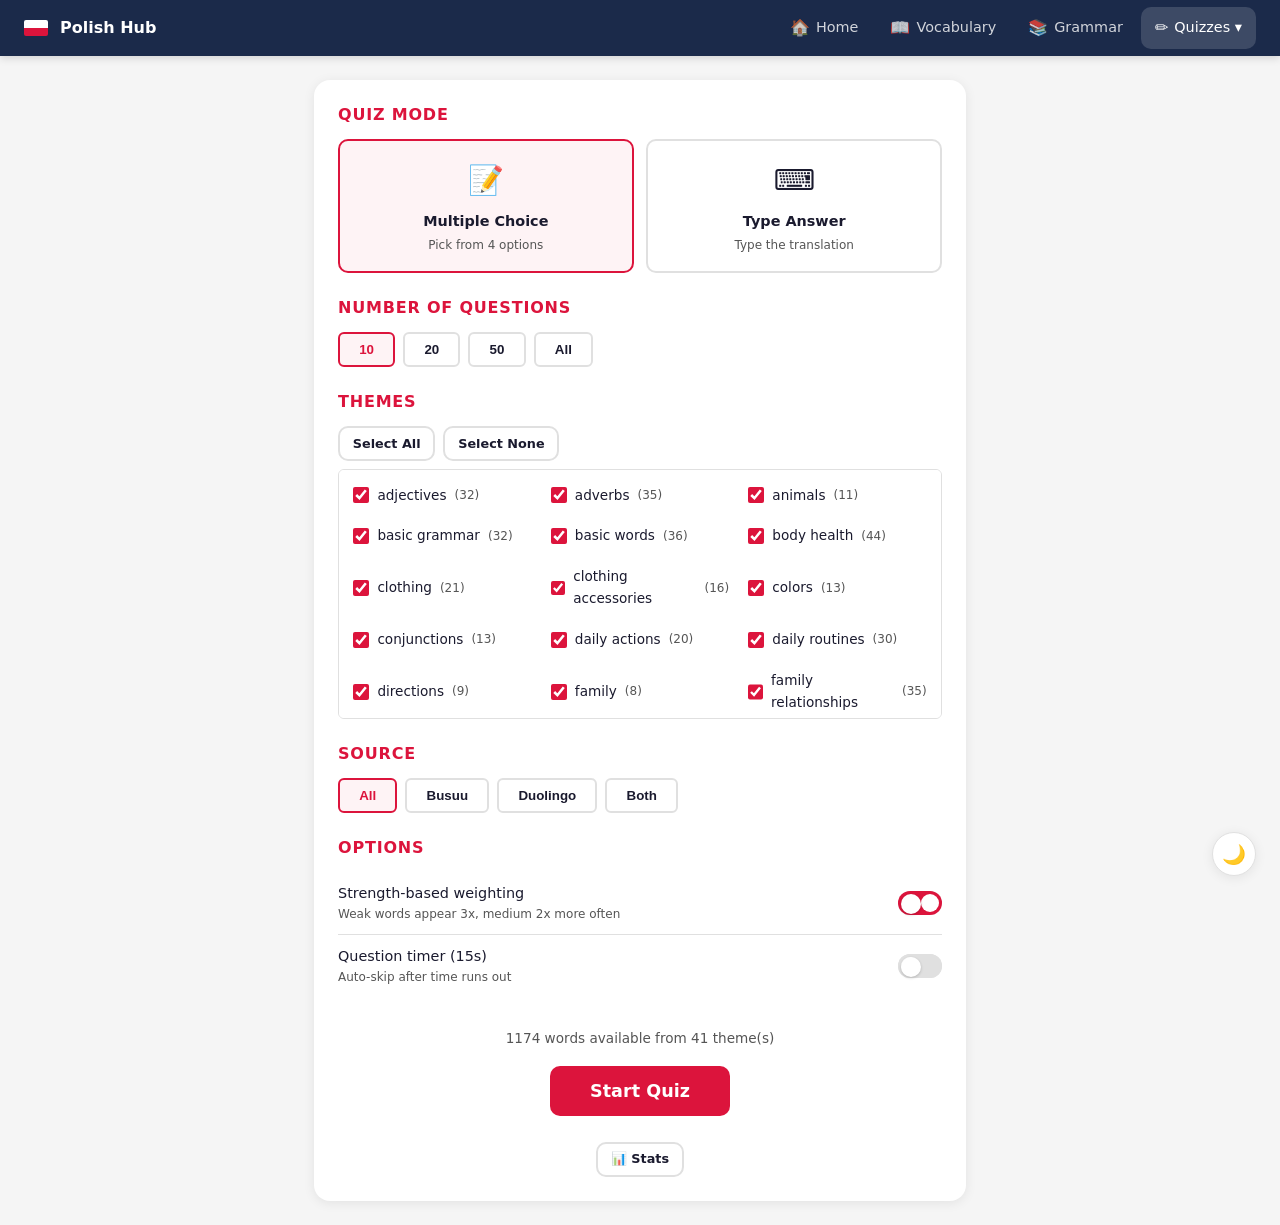
<file: quiz-pl-en.html>
<!DOCTYPE html>
<html lang="en">
<head>
<meta charset="UTF-8">
<meta name="viewport" content="width=device-width, initial-scale=1.0">
<title>Polish-English Vocabulary Quiz</title>
<link rel="stylesheet" href="css/base.css">
<link rel="stylesheet" href="css/components.css">
<link rel="stylesheet" href="css/layout.css">
<script src="js/vocabulary-data.js"></script>
<script src="js/shared.js" defer></script>
<style>
/* Quiz-specific variables not in base.css */
:root {
  --progress-bg: #e9ecef;
  --badge-bg: #e9ecef;
}

[data-theme="dark"] {
  --progress-bg: #21262d;
  --badge-bg: #21262d;
}

/* Quiz page buttons — use page-specific class names */
.btn-primary {
  background: var(--red);
  color: white;
}
.btn-primary:hover { background: #c01234; }

.btn-secondary {
  background: var(--navy);
  color: white;
}
.btn-secondary:hover { background: var(--navy-light); }

.btn-outline {
  background: transparent;
  color: var(--text);
  border: 2px solid var(--border);
}
.btn-outline:hover { border-color: var(--red); color: var(--red); }

.btn-sm { padding: 0.4rem 0.8rem; font-size: 0.8rem; }

.quiz-container {
  max-width: 700px;
  margin: 0 auto;
  padding: 1.5rem;
}

/* Settings Panel */
.settings-panel {
  background: var(--card-bg);
  border-radius: var(--radius-lg);
  padding: var(--sp-6);
  box-shadow: var(--shadow);
  animation: fadeIn 0.4s ease;
}

.settings-section {
  margin-bottom: var(--sp-6);
}

.settings-section h3 {
  font-size: 1rem;
  margin-bottom: 0.8rem;
  color: var(--red);
  text-transform: uppercase;
  letter-spacing: 0.05em;
  font-weight: 700;
}

.mode-cards {
  display: grid;
  grid-template-columns: 1fr 1fr;
  gap: 0.8rem;
}

.mode-card {
  border: 2px solid var(--border);
  border-radius: var(--radius);
  padding: var(--sp-4);
  cursor: pointer;
  text-align: center;
  transition: all 0.2s;
  background: var(--card-bg);
}
.mode-card:hover { border-color: var(--navy); }
.mode-card.active { border-color: var(--red); background: rgba(220,20,60,0.05); }
.mode-card .icon { font-size: 1.8rem; margin-bottom: 0.4rem; }
.mode-card .label { font-weight: 600; font-size: 0.9rem; }
.mode-card .desc { font-size: 0.75rem; color: var(--text-secondary); margin-top: 0.2rem; }

.count-options {
  display: flex;
  gap: 0.5rem;
  flex-wrap: wrap;
}

.count-btn {
  padding: 0.5rem 1.2rem;
  border: 2px solid var(--border);
  border-radius: var(--radius-sm);
  background: var(--card-bg);
  color: var(--text);
  cursor: pointer;
  font-weight: 600;
  transition: all 0.2s;
}
.count-btn:hover { border-color: var(--navy); }
.count-btn.active { border-color: var(--red); background: rgba(220,20,60,0.05); color: var(--red); }

.theme-grid {
  display: grid;
  grid-template-columns: repeat(auto-fill, minmax(180px, 1fr));
  gap: 0.4rem;
  max-height: 250px;
  overflow-y: auto;
  padding: 0.5rem;
  border: 1px solid var(--border);
  border-radius: var(--radius-sm);
  background: var(--input-bg);
}

.theme-item {
  display: flex;
  align-items: center;
  gap: 0.5rem;
  padding: 0.4rem;
  border-radius: 6px;
  cursor: pointer;
  transition: background 0.15s;
  font-size: 0.85rem;
}
.theme-item:hover { background: rgba(220,20,60,0.05); }
.theme-item input[type="checkbox"] { accent-color: var(--red); width: 16px; height: 16px; }
.theme-item .count { color: var(--text-secondary); font-size: 0.75rem; }

.theme-actions {
  display: flex;
  gap: 0.5rem;
  margin-bottom: 0.5rem;
}

.toggle-row {
  display: flex;
  align-items: center;
  justify-content: space-between;
  padding: 0.6rem 0;
  border-bottom: 1px solid var(--border);
}
.toggle-row:last-child { border-bottom: none; }

.toggle-label { font-size: 0.9rem; }
.toggle-sublabel { font-size: 0.75rem; color: var(--text-secondary); }

.toggle {
  position: relative;
  width: 44px; height: 24px;
}
.toggle input { opacity: 0; width: 0; height: 0; }
.toggle .slider {
  position: absolute; inset: 0;
  background: var(--border);
  border-radius: 12px;
  cursor: pointer;
  transition: background 0.2s;
}
.toggle .slider:before {
  content: '';
  position: absolute;
  width: 18px; height: 18px;
  left: 3px; bottom: 3px;
  background: white;
  border-radius: 50%;
  transition: transform 0.2s;
}
.toggle input:checked + .slider { background: var(--red); }
.toggle input:checked + .slider:before { transform: translateX(20px); }

.start-section {
  text-align: center;
  padding-top: 0.5rem;
}

.word-count-info {
  font-size: 0.85rem;
  color: var(--text-secondary);
  margin-bottom: 1rem;
}

/* Quiz Screen */
.quiz-screen { animation: fadeIn 0.4s ease; }

.quiz-header {
  display: flex;
  align-items: center;
  justify-content: space-between;
  margin-bottom: 1rem;
  flex-wrap: wrap;
  gap: 0.5rem;
}

.quiz-meta {
  display: flex;
  gap: 1rem;
  align-items: center;
  font-size: 0.85rem;
}

.streak-badge {
  background: var(--badge-bg);
  padding: 0.3rem 0.7rem;
  border-radius: 20px;
  font-weight: 600;
  font-size: 0.8rem;
  transition: all 0.3s;
}
.streak-badge.on-fire {
  background: linear-gradient(135deg, #ff6b35, #f7c948);
  color: #1a1a1a;
  animation: pulse 0.5s;
}

.progress-container {
  width: 100%;
  margin-bottom: 1.5rem;
}

.progress-bar {
  height: 8px;
  background: var(--progress-bg);
  border-radius: 4px;
  overflow: hidden;
}

.progress-fill {
  height: 100%;
  background: linear-gradient(90deg, var(--red), #ff6b6b);
  border-radius: 4px;
  transition: width 0.4s ease;
}

.progress-text {
  text-align: center;
  font-size: 0.8rem;
  color: var(--text-secondary);
  margin-top: 0.3rem;
}

.quiz-card {
  background: var(--card-bg);
  border-radius: var(--radius-lg);
  padding: var(--sp-8);
  box-shadow: var(--shadow);
  text-align: center;
  min-height: 300px;
  display: flex;
  flex-direction: column;
  justify-content: center;
  position: relative;
  overflow: hidden;
}

.quiz-card.correct-flash { animation: correctFlash 0.6s ease; }
.quiz-card.wrong-flash { animation: wrongFlash 0.6s ease; }

.word-type-badge {
  position: absolute;
  top: 1rem;
  right: 1rem;
  background: var(--badge-bg);
  padding: 0.2rem 0.6rem;
  border-radius: var(--radius);
  font-size: 0.7rem;
  text-transform: uppercase;
  font-weight: 600;
  color: var(--text-secondary);
}

.polish-word {
  font-size: 2rem;
  font-weight: 700;
  color: var(--red);
  margin-bottom: 0.5rem;
  line-height: 1.3;
}

.theme-label {
  font-size: 0.8rem;
  color: var(--text-secondary);
  margin-bottom: 1.5rem;
}

.options-grid {
  display: grid;
  grid-template-columns: 1fr 1fr;
  gap: 0.8rem;
  margin-top: 1rem;
}

.option-btn {
  padding: 1rem;
  border: 2px solid var(--border);
  border-radius: var(--radius);
  background: var(--card-bg);
  color: var(--text);
  font-size: 0.95rem;
  cursor: pointer;
  transition: all 0.2s;
  font-weight: 500;
  min-height: 60px;
  display: flex;
  align-items: center;
  justify-content: center;
  text-align: center;
}
.option-btn:hover:not(.disabled) { border-color: var(--navy); background: rgba(27,42,74,0.05); transform: scale(1.02); }
.option-btn.correct { border-color: var(--green); background: rgba(40,167,69,0.15); color: var(--green); }
.option-btn.wrong { border-color: var(--red); background: rgba(220,20,60,0.1); color: var(--red); }
.option-btn.disabled { cursor: default; opacity: 0.7; }
.option-btn.reveal { border-color: var(--green); background: rgba(40,167,69,0.1); }

.type-input-area {
  margin-top: 1rem;
}

.type-input {
  width: 100%;
  padding: 1rem;
  border: 2px solid var(--border);
  border-radius: var(--radius);
  font-size: 1.1rem;
  text-align: center;
  background: var(--input-bg);
  color: var(--text);
  transition: border-color 0.2s;
  outline: none;
}
.type-input:focus { border-color: var(--navy); }
.type-input.correct { border-color: var(--green); background: rgba(40,167,69,0.08); }
.type-input.wrong { border-color: var(--red); background: rgba(220,20,60,0.08); }

.feedback-area {
  margin-top: 1rem;
  font-size: 1rem;
  font-weight: 600;
  min-height: 2rem;
  display: flex;
  align-items: center;
  justify-content: center;
  gap: 0.4rem;
}
.feedback-area.correct-text { color: var(--green); }
.feedback-area.wrong-text { color: var(--red); }

.quiz-actions {
  display: flex;
  justify-content: center;
  gap: 0.8rem;
  margin-top: 1.5rem;
}

.timer-bar {
  height: 4px;
  background: var(--progress-bg);
  border-radius: 2px;
  margin-top: 1rem;
  overflow: hidden;
}
.timer-fill {
  height: 100%;
  background: var(--orange);
  border-radius: 2px;
  transition: width 0.1s linear;
}
.timer-fill.urgent { background: var(--red); }

/* Results Screen */
.results-screen {
  animation: fadeIn 0.4s ease;
}

.results-card {
  background: var(--card-bg);
  border-radius: var(--radius-lg);
  padding: var(--sp-8);
  box-shadow: var(--shadow);
  text-align: center;
  margin-bottom: var(--sp-6);
}

.score-circle {
  width: 140px; height: 140px;
  border-radius: 50%;
  margin: 0 auto 1.5rem;
  display: flex;
  flex-direction: column;
  align-items: center;
  justify-content: center;
  font-weight: 700;
  position: relative;
}

.score-circle svg {
  position: absolute;
  top: 0; left: 0;
  width: 100%; height: 100%;
  transform: rotate(-90deg);
}

.score-circle circle {
  fill: none;
  stroke-width: 8;
  stroke-linecap: round;
}

.score-circle .bg { stroke: var(--progress-bg); }
.score-circle .fg {
  stroke: var(--green);
  stroke-dasharray: 408;
  stroke-dashoffset: 408;
  transition: stroke-dashoffset 1s ease;
}

.score-pct { font-size: 2rem; color: var(--text); position: relative; z-index: 1; }
.score-frac { font-size: 0.85rem; color: var(--text-secondary); position: relative; z-index: 1; }

.results-summary {
  display: flex;
  justify-content: center;
  gap: 2rem;
  margin: 1rem 0;
  flex-wrap: wrap;
}
.result-stat { text-align: center; }
.result-stat .val { font-size: 1.5rem; font-weight: 700; }
.result-stat .lbl { font-size: 0.75rem; color: var(--text-secondary); text-transform: uppercase; }

.wrong-list {
  background: var(--card-bg);
  border-radius: var(--radius-lg);
  padding: var(--sp-6);
  box-shadow: var(--shadow);
  text-align: left;
}
.wrong-list h3 { margin-bottom: 1rem; color: var(--red); }

.wrong-item {
  display: flex;
  justify-content: space-between;
  align-items: center;
  padding: 0.6rem 0;
  border-bottom: 1px solid var(--border);
  font-size: 0.9rem;
  flex-wrap: wrap;
  gap: 0.3rem;
}
.wrong-item:last-child { border-bottom: none; }
.wrong-item .pl { font-weight: 600; color: var(--red); }
.wrong-item .arrow { color: var(--text-secondary); margin: 0 0.5rem; }
.wrong-item .en { color: var(--green); font-weight: 500; }
.wrong-item .user-ans { color: var(--text-secondary); font-size: 0.8rem; width: 100%; }

.results-actions {
  display: flex;
  gap: 0.8rem;
  justify-content: center;
  margin-top: 1.5rem;
  flex-wrap: wrap;
}

/* Stats Panel */
.stats-panel {
  background: var(--card-bg);
  border-radius: var(--radius-lg);
  padding: var(--sp-6);
  box-shadow: var(--shadow);
  margin-top: var(--sp-4);
  animation: fadeIn 0.3s ease;
}

.stats-panel h3 { margin-bottom: 1rem; color: var(--navy); }
[data-theme="dark"] .stats-panel h3 { color: var(--text); }

.stat-row {
  display: flex;
  justify-content: space-between;
  padding: 0.5rem 0;
  border-bottom: 1px solid var(--border);
  font-size: 0.9rem;
}
.stat-row:last-child { border-bottom: none; }

.missed-words-list {
  margin-top: 0.8rem;
}
.missed-word {
  display: flex;
  justify-content: space-between;
  padding: 0.3rem 0;
  font-size: 0.85rem;
}
.missed-word .w { font-weight: 600; }
.missed-word .c { color: var(--text-secondary); }

/* Animations */
@keyframes fadeIn {
  from { opacity: 0; transform: translateY(10px); }
  to { opacity: 1; transform: translateY(0); }
}

@keyframes correctFlash {
  0% { box-shadow: var(--shadow); }
  50% { box-shadow: 0 0 30px rgba(40,167,69,0.4); }
  100% { box-shadow: var(--shadow); }
}

@keyframes wrongFlash {
  0% { box-shadow: var(--shadow); }
  30% { box-shadow: 0 0 30px rgba(220,20,60,0.4); transform: translateX(-5px); }
  60% { transform: translateX(5px); }
  100% { box-shadow: var(--shadow); transform: translateX(0); }
}

@keyframes pulse {
  0% { transform: scale(1); }
  50% { transform: scale(1.15); }
  100% { transform: scale(1); }
}

@keyframes slideIn {
  from { opacity: 0; transform: translateX(40px); }
  to { opacity: 1; transform: translateX(0); }
}

.slide-in { animation: slideIn 0.35s ease; }

/* Responsive — tablet */
@media (max-width: 768px) {
  .quiz-container { padding: 1rem; }
  .options-grid { grid-template-columns: 1fr; }
  .polish-word { font-size: 1.5rem; }
  .quiz-card { padding: 1.5rem; min-height: 250px; }
  .mode-cards { grid-template-columns: 1fr; }
  .results-summary { gap: 1rem; }
  .theme-grid { grid-template-columns: 1fr; }
  .toggle-row { gap: 0.5rem; }
}

/* Responsive — small mobile */
@media (max-width: 480px) {
  .quiz-container { padding: 0.75rem; }
  .settings-panel { padding: 1rem; }
  .quiz-card { padding: 1.2rem; min-height: 220px; }
  .polish-word { font-size: 1.3rem; }
  .option-btn { padding: 0.8rem; font-size: 0.9rem; min-height: 48px; }
  .count-btn { padding: 0.5rem 1rem; }
  .mode-card { padding: 0.8rem; }
  .mode-card .icon { font-size: 1.4rem; }
  .mode-card .label { font-size: 0.82rem; }
  .quiz-header { font-size: 0.8rem; }
  .results-card { padding: 1.2rem; }
  .score-circle { width: 110px; height: 110px; }
  .score-pct { font-size: 1.5rem; }
  .wrong-list { padding: 1rem; }
  .wrong-item { font-size: 0.82rem; }
  .toggle-label { font-size: 0.85rem; }
  .toggle-sublabel { font-size: 0.7rem; }
}

.hidden { display: none !important; }

/* Results cross-links */
.results-links { margin-top: var(--sp-6); padding-top: var(--sp-5); border-top: 1px solid var(--border); text-align: left; }
.results-links h4 { margin-bottom: var(--sp-3); font-size: 0.95rem; color: var(--text-muted); }
.results-link {
  display: inline-flex; align-items: center; gap: var(--sp-2);
  padding: var(--sp-2) var(--sp-4); margin: var(--sp-1) var(--sp-2) var(--sp-1) 0;
  background: var(--card-bg); border: 1px solid var(--border); border-radius: var(--radius-sm);
  color: var(--text); text-decoration: none; font-size: 0.85rem; font-weight: 500;
  transition: all 0.2s;
}
.results-link:hover { border-color: var(--red); color: var(--red); }
</style>
</head>
<body>

<div class="quiz-container" id="main-content">
  <!-- Settings Screen -->
  <div id="settingsScreen" class="settings-panel">
    <div class="settings-section">
      <h3>Quiz Mode</h3>
      <div class="mode-cards" role="radiogroup" aria-label="Quiz mode">
        <div class="mode-card active" data-mode="mc" onclick="setMode('mc')" role="radio" aria-checked="true" tabindex="0" onkeydown="if(event.key==='Enter'||event.key===' '){event.preventDefault();setMode('mc')}">
          <div class="icon">&#x1f4dd;</div>
          <div class="label">Multiple Choice</div>
          <div class="desc">Pick from 4 options</div>
        </div>
        <div class="mode-card" data-mode="type" onclick="setMode('type')" role="radio" aria-checked="false" tabindex="0" onkeydown="if(event.key==='Enter'||event.key===' '){event.preventDefault();setMode('type')}">
          <div class="icon">&#x2328;&#xfe0f;</div>
          <div class="label">Type Answer</div>
          <div class="desc">Type the translation</div>
        </div>
      </div>
    </div>

    <div class="settings-section">
      <h3>Number of Questions</h3>
      <div class="count-options">
        <button class="count-btn active" data-count="10" onclick="setCount(10)" aria-pressed="true">10</button>
        <button class="count-btn" data-count="20" onclick="setCount(20)" aria-pressed="false">20</button>
        <button class="count-btn" data-count="50" onclick="setCount(50)" aria-pressed="false">50</button>
        <button class="count-btn" data-count="all" onclick="setCount('all')" aria-pressed="false">All</button>
      </div>
    </div>

    <div class="settings-section">
      <h3>Themes</h3>
      <div class="theme-actions">
        <button class="btn btn-sm btn-outline" onclick="selectAllThemes(true)">Select All</button>
        <button class="btn btn-sm btn-outline" onclick="selectAllThemes(false)">Select None</button>
      </div>
      <div class="theme-grid" id="themeGrid"></div>
    </div>

    <div class="settings-section">
      <h3>Source</h3>
      <div class="count-options">
        <button class="count-btn active" data-source="" onclick="setSource('')" aria-pressed="true">All</button>
        <button class="count-btn" data-source="busuu" onclick="setSource('busuu')" aria-pressed="false">Busuu</button>
        <button class="count-btn" data-source="duolingo" onclick="setSource('duolingo')" aria-pressed="false">Duolingo</button>
        <button class="count-btn" data-source="both" onclick="setSource('both')" aria-pressed="false">Both</button>
      </div>
    </div>

    <div class="settings-section">
      <h3>Options</h3>
      <div class="toggle-row">
        <div>
          <div class="toggle-label">Strength-based weighting</div>
          <div class="toggle-sublabel">Weak words appear 3x, medium 2x more often</div>
        </div>
        <label class="toggle">
          <input type="checkbox" id="weightToggle" checked aria-label="Strength-based weighting" role="switch">
          <span class="slider"></span>
        </label>
      </div>
      <div class="toggle-row">
        <div>
          <div class="toggle-label">Question timer (15s)</div>
          <div class="toggle-sublabel">Auto-skip after time runs out</div>
        </div>
        <label class="toggle">
          <input type="checkbox" id="timerToggle" aria-label="Question timer" role="switch">
          <span class="slider"></span>
        </label>
      </div>
    </div>

    <div class="start-section">
      <div class="word-count-info" id="wordCountInfo"></div>
      <button class="btn btn-primary" onclick="startQuiz()" style="font-size:1.1rem; padding: 0.8rem 2.5rem;">Start Quiz</button>
      <br><br>
      <button class="btn btn-sm btn-outline" onclick="toggleStats()">&#x1f4ca; Stats</button>
    </div>
  </div>

  <!-- Quiz Screen -->
  <div id="quizScreen" class="quiz-screen hidden">
    <div class="quiz-header">
      <button class="btn btn-sm btn-outline" onclick="endQuiz()">&#x2715; Quit</button>
      <div class="quiz-meta">
        <span class="streak-badge" id="streakBadge">&#x1f525; 0</span>
        <span id="scoreDisplay" style="font-weight:600;"></span>
      </div>
    </div>
    <div class="progress-container">
      <div class="progress-bar"><div class="progress-fill" id="progressFill"></div></div>
      <div class="progress-text" id="progressText"></div>
    </div>
    <div class="quiz-card" id="quizCard">
      <div class="word-type-badge" id="wordType"></div>
      <div class="polish-word" id="polishWord"></div>
      <div class="theme-label" id="themeLabel"></div>
      <div id="answerArea"></div>
      <div class="feedback-area" id="feedbackArea"></div>
      <div class="timer-bar hidden" id="timerBar"><div class="timer-fill" id="timerFill"></div></div>
    </div>
    <div class="quiz-actions" id="quizActions"></div>
  </div>

  <!-- Results Screen -->
  <div id="resultsScreen" class="results-screen hidden"></div>

  <!-- Stats Panel -->
  <div id="statsPanel" class="stats-panel hidden"></div>
</div>

<script>
const ALL_VOCAB = VOCABULARY_DATA;

// Filter out sentences
const vocab = ALL_VOCAB.filter(e => e.type !== 'sentence');

// Build theme map
const themeMap = {};
vocab.forEach(e => {
  if (!themeMap[e.theme]) themeMap[e.theme] = [];
  themeMap[e.theme].push(e);
});

const themeNames = Object.keys(themeMap).sort();

// State
let settings = {
  mode: 'mc',
  count: 10,
  weighted: true,
  timer: false,
  themes: new Set(themeNames),
  source: ''
};

let quiz = null;
let timerInterval = null;

// Initialize theme grid
function renderThemes() {
  const grid = document.getElementById('themeGrid');
  grid.innerHTML = themeNames.map(t => {
    const label = t.replace(/_/g, ' ');
    const cnt = themeMap[t].length;
    const checked = settings.themes.has(t) ? 'checked' : '';
    return `<label class="theme-item">
      <input type="checkbox" ${checked} onchange="toggleQuizTheme('${t}', this.checked)" aria-label="Theme: ${label}">
      <span>${label}</span>
      <span class="count">(${cnt})</span>
    </label>`;
  }).join('');
  updateWordCount();
}

function toggleQuizTheme(t, on) {
  if (on) settings.themes.add(t); else settings.themes.delete(t);
  updateWordCount();
}

function selectAllThemes(on) {
  if (on) themeNames.forEach(t => settings.themes.add(t));
  else settings.themes.clear();
  renderThemes();
}

function getPool() {
  return vocab.filter(e => settings.themes.has(e.theme) && (!settings.source || e.source === settings.source));
}

function updateWordCount() {
  const pool = getPool();
  document.getElementById('wordCountInfo').textContent = `${pool.length} words available from ${settings.themes.size} theme(s)`;
}

function setMode(m) {
  settings.mode = m;
  document.querySelectorAll('.mode-card').forEach(c => {
    var isActive = c.dataset.mode === m;
    c.classList.toggle('active', isActive);
    c.setAttribute('aria-checked', String(isActive));
  });
}

function setCount(n) {
  settings.count = n;
  document.querySelectorAll('.count-btn[data-count]').forEach(c => {
    var isActive = c.dataset.count === String(n);
    c.classList.toggle('active', isActive);
    c.setAttribute('aria-pressed', String(isActive));
  });
}

function setSource(s) {
  settings.source = s;
  document.querySelectorAll('.count-btn[data-source]').forEach(c => {
    var isActive = c.dataset.source === s;
    c.classList.toggle('active', isActive);
    c.setAttribute('aria-pressed', String(isActive));
  });
  updateWordCount();
}

// Build quiz questions
function buildQuiz() {
  settings.weighted = document.getElementById('weightToggle').checked;
  settings.timer = document.getElementById('timerToggle').checked;

  let pool = getPool();
  if (pool.length === 0) { alert('Select at least one theme!'); return null; }

  // Weighted pool
  let weighted = [];
  pool.forEach(e => {
    const mult = settings.weighted ? (e.strength === 'weak' ? 3 : e.strength === 'medium' ? 2 : 1) : 1;
    for (let i = 0; i < mult; i++) weighted.push(e);
  });

  // Shuffle and pick
  shuffle(weighted);
  const count = settings.count === 'all' ? pool.length : Math.min(settings.count, pool.length);

  // Pick unique entries
  const picked = [];
  const seen = new Set();
  for (const e of weighted) {
    const key = e.polish;
    if (!seen.has(key)) {
      seen.add(key);
      picked.push(e);
      if (picked.length >= count) break;
    }
  }

  // Build questions
  return picked.map(entry => {
    let options = [];
    if (settings.mode === 'mc') {
      options = generateOptions(entry, pool);
    }
    return { entry, options, answered: false, correct: false, userAnswer: '' };
  });
}

function generateOptions(entry, pool) {
  const correct = entry.english;
  const sameTheme = pool.filter(e => e.theme === entry.theme && e.english !== correct);
  const diffTheme = pool.filter(e => e.theme !== entry.theme && e.english !== correct);

  let distractors = [];
  shuffle(sameTheme);
  shuffle(diffTheme);

  // Prefer same theme
  for (const e of sameTheme) {
    if (distractors.length >= 3) break;
    if (!distractors.find(d => d === e.english)) distractors.push(e.english);
  }
  for (const e of diffTheme) {
    if (distractors.length >= 3) break;
    if (!distractors.find(d => d === e.english)) distractors.push(e.english);
  }

  const opts = [correct, ...distractors.slice(0, 3)];
  shuffle(opts);
  return opts;
}

function shuffle(arr) {
  for (let i = arr.length - 1; i > 0; i--) {
    const j = Math.floor(Math.random() * (i + 1));
    [arr[i], arr[j]] = [arr[j], arr[i]];
  }
  return arr;
}

// Fuzzy match for type mode
function fuzzyMatch(userInput, correct) {
  const normalize = s => s.toLowerCase().trim()
    .replace(/^(a |an |the )/i, '')
    .replace(/['']/g, "'")
    .replace(/\s+/g, ' ')
    .trim();

  const userNorm = normalize(userInput);
  if (!userNorm) return false;

  // Check direct match
  const correctNorm = normalize(correct);
  if (userNorm === correctNorm) return true;

  // Handle slash alternatives: "boyfriend / a young man"
  const alts = correct.split('/').map(s => normalize(s));
  if (alts.some(a => a === userNorm)) return true;

  // Handle parenthetical parts: "an artist (male / female)" -> "an artist", "artist"
  const withoutParen = correct.replace(/\s*\(.*?\)\s*/g, ' ').trim();
  if (normalize(withoutParen) === userNorm) return true;

  // Also try each paren content
  const parenMatch = correct.match(/\(([^)]+)\)/);
  if (parenMatch) {
    const inside = parenMatch[1].split('/').map(s => normalize(s));
    if (inside.some(a => a === userNorm)) return true;
  }

  // "to run" matches "run"
  if (correctNorm.startsWith('to ') && userNorm === correctNorm.slice(3)) return true;
  if (userNorm.startsWith('to ') && userNorm.slice(3) === correctNorm) return true;

  return false;
}

// Start quiz
function startQuiz() {
  const questions = buildQuiz();
  if (!questions) return;

  quiz = {
    questions,
    current: 0,
    correctCount: 0,
    streak: 0,
    maxStreak: 0,
    startTime: Date.now()
  };

  document.getElementById('settingsScreen').classList.add('hidden');
  document.getElementById('resultsScreen').classList.add('hidden');
  document.getElementById('statsPanel').classList.add('hidden');
  document.getElementById('quizScreen').classList.remove('hidden');

  showQuestion();
}

function showQuestion() {
  if (quiz.current >= quiz.questions.length) {
    showResults();
    return;
  }

  const q = quiz.questions[quiz.current];
  const card = document.getElementById('quizCard');
  card.className = 'quiz-card slide-in';

  document.getElementById('polishWord').textContent = q.entry.polish;
  document.getElementById('wordType').textContent = q.entry.type;
  document.getElementById('themeLabel').textContent = q.entry.theme.replace(/_/g, ' ');

  // Progress
  const pct = (quiz.current / quiz.questions.length) * 100;
  document.getElementById('progressFill').style.width = pct + '%';
  document.getElementById('progressText').textContent = `Question ${quiz.current + 1} of ${quiz.questions.length}`;
  document.getElementById('scoreDisplay').textContent = `${quiz.correctCount}/${quiz.current}`;

  // Streak
  updateStreak();

  // Feedback
  document.getElementById('feedbackArea').textContent = '';
  document.getElementById('feedbackArea').className = 'feedback-area';

  // Answer area
  const area = document.getElementById('answerArea');
  if (settings.mode === 'mc') {
    area.innerHTML = `<div class="options-grid">
      ${q.options.map((o, i) => `<button class="option-btn" onclick="selectOption(${i})">${o}</button>`).join('')}
    </div>`;
  } else {
    area.innerHTML = `<div class="type-input-area">
      <input type="text" class="type-input" id="typeInput" placeholder="Type the English translation..." autocomplete="off" autofocus aria-label="Type the English translation">
    </div>`;
    const inp = document.getElementById('typeInput');
    inp.addEventListener('keydown', e => { if (e.key === 'Enter') submitTyped(); });
    setTimeout(() => inp.focus(), 100);
  }

  // Actions
  const actions = document.getElementById('quizActions');
  if (settings.mode === 'type') {
    actions.innerHTML = `<button class="btn btn-primary" onclick="submitTyped()">Check</button>
      <button class="btn btn-outline" onclick="skipQuestion()">Skip</button>`;
  } else {
    actions.innerHTML = `<button class="btn btn-outline" onclick="skipQuestion()">Skip</button>`;
  }

  // Timer
  clearInterval(timerInterval);
  const timerBar = document.getElementById('timerBar');
  if (settings.timer) {
    timerBar.classList.remove('hidden');
    startTimer();
  } else {
    timerBar.classList.add('hidden');
  }
}

function startTimer() {
  const duration = 15000;
  const start = Date.now();
  const fill = document.getElementById('timerFill');
  fill.className = 'timer-fill';

  timerInterval = setInterval(() => {
    const elapsed = Date.now() - start;
    const pct = Math.max(0, 100 - (elapsed / duration) * 100);
    fill.style.width = pct + '%';
    if (pct < 30) fill.classList.add('urgent');
    if (elapsed >= duration) {
      clearInterval(timerInterval);
      handleAnswer(false, '(time up)');
    }
  }, 50);
}

function selectOption(idx) {
  const q = quiz.questions[quiz.current];
  if (q.answered) return;

  const selected = q.options[idx];
  const isCorrect = fuzzyMatch(selected, q.entry.english);

  const btns = document.querySelectorAll('.option-btn');
  btns.forEach((b, i) => {
    b.classList.add('disabled');
    if (q.options[i] === q.entry.english || fuzzyMatch(q.options[i], q.entry.english)) b.classList.add('correct');
    if (i === idx && !isCorrect) b.classList.add('wrong');
  });

  handleAnswer(isCorrect, selected);
}

function submitTyped() {
  const q = quiz.questions[quiz.current];
  if (q.answered) return;

  const input = document.getElementById('typeInput');
  const val = input.value.trim();
  if (!val) return;

  const isCorrect = fuzzyMatch(val, q.entry.english);
  input.classList.add(isCorrect ? 'correct' : 'wrong');
  input.disabled = true;

  handleAnswer(isCorrect, val);
}

function handleAnswer(isCorrect, userAnswer) {
  const q = quiz.questions[quiz.current];
  q.answered = true;
  q.correct = isCorrect;
  q.userAnswer = userAnswer;

  clearInterval(timerInterval);

  if (isCorrect) {
    quiz.correctCount++;
    quiz.streak++;
    if (quiz.streak > quiz.maxStreak) quiz.maxStreak = quiz.streak;
  } else {
    quiz.streak = 0;
  }

  updateStreak();

  const card = document.getElementById('quizCard');
  card.classList.add(isCorrect ? 'correct-flash' : 'wrong-flash');

  const fb = document.getElementById('feedbackArea');
  if (isCorrect) {
    fb.className = 'feedback-area correct-text';
    fb.textContent = 'Correct!';
  } else {
    fb.className = 'feedback-area wrong-text';
    fb.innerHTML = `Wrong! The answer is: <strong>${q.entry.english}</strong>`;
  }

  document.getElementById('quizActions').innerHTML =
    `<button class="btn btn-primary" onclick="nextQuestion()">Next</button>`;

  document.getElementById('scoreDisplay').textContent = `${quiz.correctCount}/${quiz.current + 1}`;
}

function skipQuestion() {
  handleAnswer(false, '(skipped)');
}

function updateStreak() {
  const badge = document.getElementById('streakBadge');
  badge.innerHTML = `&#x1f525; ${quiz.streak}`;
  if (quiz.streak >= 3) {
    badge.classList.add('on-fire');
  } else {
    badge.classList.remove('on-fire');
  }
}

function nextQuestion() {
  quiz.current++;
  showQuestion();
}

function endQuiz() {
  // Mark remaining as skipped
  for (let i = quiz.current; i < quiz.questions.length; i++) {
    if (!quiz.questions[i].answered) {
      quiz.questions[i].answered = true;
      quiz.questions[i].correct = false;
      quiz.questions[i].userAnswer = '(quit)';
    }
  }
  showResults();
}

function showResults() {
  clearInterval(timerInterval);
  document.getElementById('quizScreen').classList.add('hidden');

  const total = quiz.questions.length;
  const correct = quiz.correctCount;
  const pct = total > 0 ? Math.round((correct / total) * 100) : 0;
  const elapsed = Math.round((Date.now() - quiz.startTime) / 1000);
  const mins = Math.floor(elapsed / 60);
  const secs = elapsed % 60;

  const wrongs = quiz.questions.filter(q => !q.correct);

  const circumference = 2 * Math.PI * 65; // r=65
  const offset = circumference - (pct / 100) * circumference;

  let scoreColor = pct >= 80 ? 'var(--green)' : pct >= 50 ? 'var(--orange)' : 'var(--red)';

  const screen = document.getElementById('resultsScreen');
  screen.classList.remove('hidden');
  screen.innerHTML = `
    <div class="results-card">
      <h2 style="margin-bottom:1rem;">Quiz Complete!</h2>
      <div class="score-circle">
        <svg viewBox="0 0 140 140">
          <circle class="bg" cx="70" cy="70" r="65"/>
          <circle class="fg" cx="70" cy="70" r="65" id="scoreArc" style="stroke:${scoreColor}; stroke-dasharray:${circumference}; stroke-dashoffset:${circumference};"/>
        </svg>
        <span class="score-pct">${pct}%</span>
        <span class="score-frac">${correct} / ${total}</span>
      </div>
      <div class="results-summary">
        <div class="result-stat"><div class="val">${quiz.maxStreak}</div><div class="lbl">Best Streak</div></div>
        <div class="result-stat"><div class="val">${mins}:${String(secs).padStart(2,'0')}</div><div class="lbl">Time</div></div>
        <div class="result-stat"><div class="val">${settings.mode === 'mc' ? 'Choice' : 'Type'}</div><div class="lbl">Mode</div></div>
      </div>
    </div>
    ${wrongs.length > 0 ? `
    <div class="wrong-list">
      <h3>Mistakes (${wrongs.length})</h3>
      ${wrongs.map(q => `<div class="wrong-item">
        <span class="pl">${q.entry.polish}</span>
        <span class="arrow">&#x2192;</span>
        <span class="en">${q.entry.english}</span>
        ${q.userAnswer && q.userAnswer !== '(skipped)' && q.userAnswer !== '(quit)' && q.userAnswer !== '(time up)' ? `<div class="user-ans">You answered: ${q.userAnswer}</div>` : `<div class="user-ans">${q.userAnswer}</div>`}
      </div>`).join('')}
    </div>` : '<p style="text-align:center;color:var(--green);font-weight:600;font-size:1.2rem;margin:1rem 0;">Perfect score! Amazing!</p>'}
    <div class="results-links">
      <h4>Continue Studying</h4>
      <a href="vocabulary.html" class="results-link">📖 Review Vocabulary</a>
      <a href="grammar.html" class="results-link">📚 Study Grammar</a>
      <a href="quiz-en-pl.html" class="results-link">🔄 Try English → Polish</a>
    </div>
    <div class="results-actions">
      ${wrongs.length > 0 ? `<button class="btn btn-primary" onclick="reviewMistakes()">Review Mistakes</button>` : ''}
      <button class="btn btn-secondary" onclick="newQuiz()">New Quiz</button>
    </div>
  `;

  // Animate score arc
  requestAnimationFrame(() => {
    requestAnimationFrame(() => {
      document.getElementById('scoreArc').style.strokeDashoffset = offset;
    });
  });

  // Save stats
  saveStats(total, correct, wrongs);
}

function reviewMistakes() {
  const wrongs = quiz.questions.filter(q => !q.correct);
  const entries = wrongs.map(q => q.entry);

  quiz = {
    questions: entries.map(entry => {
      let options = [];
      if (settings.mode === 'mc') {
        const pool = getPool();
        options = generateOptions(entry, pool);
      }
      return { entry, options, answered: false, correct: false, userAnswer: '' };
    }),
    current: 0,
    correctCount: 0,
    streak: 0,
    maxStreak: 0,
    startTime: Date.now()
  };

  document.getElementById('resultsScreen').classList.add('hidden');
  document.getElementById('quizScreen').classList.remove('hidden');
  showQuestion();
}

function newQuiz() {
  document.getElementById('resultsScreen').classList.add('hidden');
  document.getElementById('quizScreen').classList.add('hidden');
  document.getElementById('settingsScreen').classList.remove('hidden');
}

// Stats
function saveStats(total, correct, wrongs) {
  let stats = JSON.parse(localStorage.getItem('plquiz_stats') || '{}');
  stats.totalQuizzes = (stats.totalQuizzes || 0) + 1;
  stats.totalQuestions = (stats.totalQuestions || 0) + total;
  stats.totalCorrect = (stats.totalCorrect || 0) + correct;

  if (!stats.missedWords) stats.missedWords = {};
  wrongs.forEach(q => {
    const key = q.entry.polish;
    stats.missedWords[key] = (stats.missedWords[key] || 0) + 1;
  });

  localStorage.setItem('plquiz_stats', JSON.stringify(stats));
}

function toggleStats() {
  const panel = document.getElementById('statsPanel');
  if (!panel.classList.contains('hidden')) {
    panel.classList.add('hidden');
    return;
  }

  const stats = JSON.parse(localStorage.getItem('plquiz_stats') || '{}');
  const totalQ = stats.totalQuestions || 0;
  const totalC = stats.totalCorrect || 0;
  const accuracy = totalQ > 0 ? Math.round((totalC / totalQ) * 100) : 0;

  // Top missed words
  const missed = stats.missedWords || {};
  const topMissed = Object.entries(missed).sort((a,b) => b[1] - a[1]).slice(0, 10);

  panel.innerHTML = `
    <h3>Your Statistics</h3>
    <div class="stat-row"><span>Quizzes taken</span><strong>${stats.totalQuizzes || 0}</strong></div>
    <div class="stat-row"><span>Total questions</span><strong>${totalQ}</strong></div>
    <div class="stat-row"><span>Correct answers</span><strong>${totalC}</strong></div>
    <div class="stat-row"><span>Overall accuracy</span><strong>${accuracy}%</strong></div>
    ${topMissed.length > 0 ? `
      <h3 style="margin-top:1rem;">Most Missed Words</h3>
      <div class="missed-words-list">
        ${topMissed.map(([w,c]) => {
          const entry = vocab.find(e => e.polish === w);
          return `<div class="missed-word"><span class="w">${w}</span><span class="c">${entry ? entry.english : ''} (${c}x)</span></div>`;
        }).join('')}
      </div>
    ` : ''}
    <div style="text-align:center;margin-top:1rem;">
      <button class="btn btn-sm btn-outline" onclick="if(confirm('Clear all stats?')){localStorage.removeItem('plquiz_stats');toggleStats();toggleStats();}">Reset Stats</button>
    </div>
  `;
  panel.classList.remove('hidden');
}

// Init
(function init() {
  renderThemes();
})();

// Breadcrumbs
if (window.polishHub) {
  const bc = window.polishHub.createBreadcrumbs([
    {label: 'Home', href: 'index.html'},
    {label: 'Quizzes', href: 'index.html'},
    {label: 'Polish \u2192 English'}
  ]);
  const main = document.getElementById('main-content');
  if (main) main.prepend(bc);
}
</script>
</body>
</html>
</file>
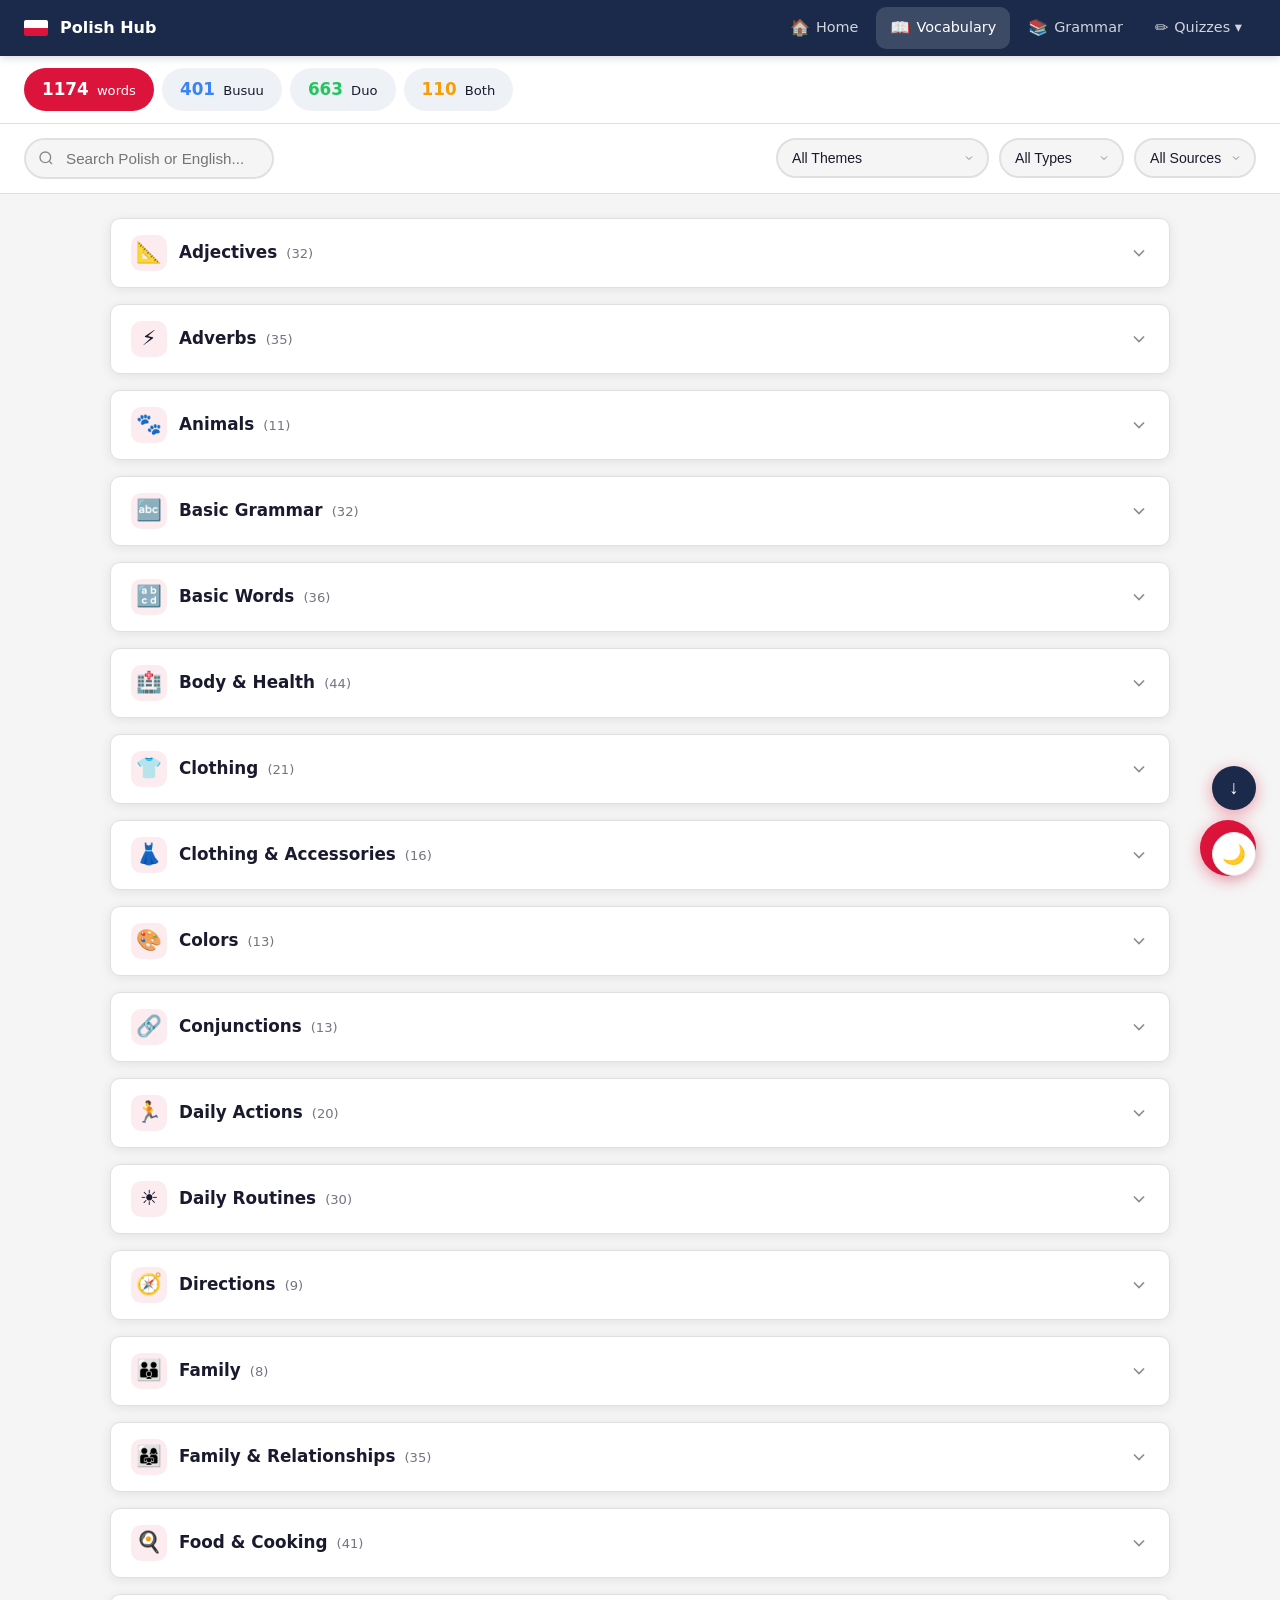
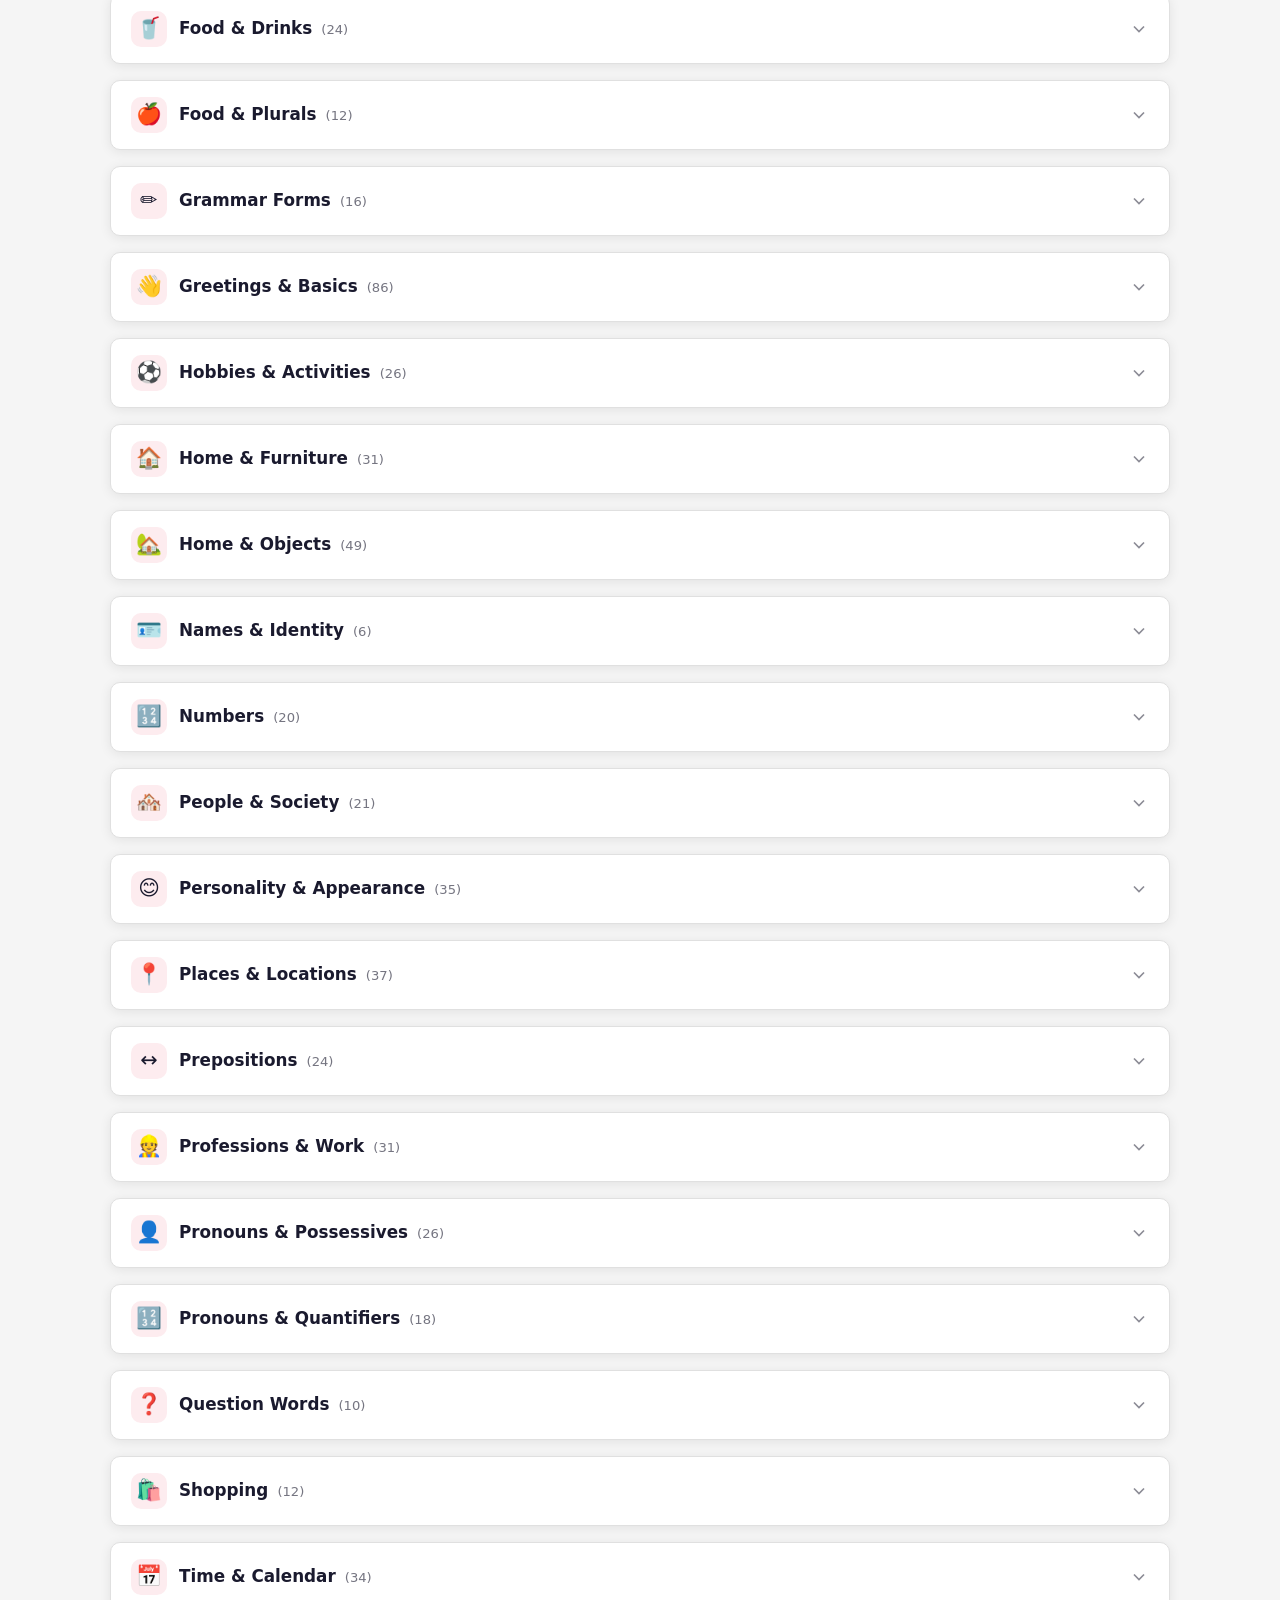
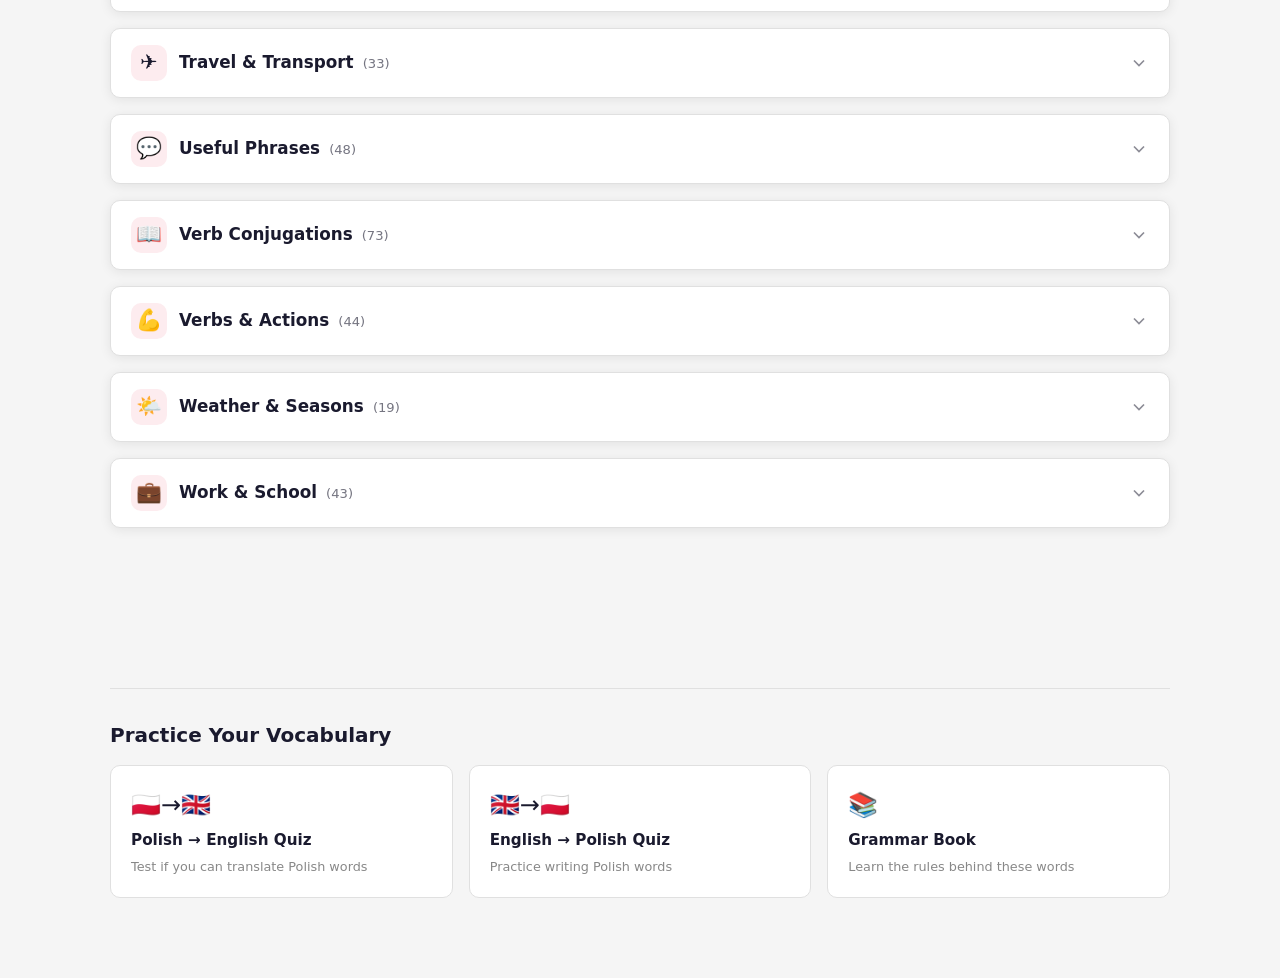
<file: vocabulary.html>
<!DOCTYPE html>
<html lang="en">
<head>
<meta charset="UTF-8">
<meta name="viewport" content="width=device-width, initial-scale=1.0">
<title>Polish Vocabulary — Po Polsku</title>
<link rel="stylesheet" href="css/base.css">
<link rel="stylesheet" href="css/components.css">
<link rel="stylesheet" href="css/layout.css">
<script src="js/vocabulary-data.js"></script>
<script src="js/shared.js" defer></script>
<style>
/* ===== Vocabulary Page Styles ===== */

/* Stats bar */
.stats-bar {
  display: flex;
  gap: 0;
  padding: 12px 24px;
  overflow-x: auto;
  -webkit-overflow-scrolling: touch;
  background: var(--card-bg);
  border-bottom: 1px solid var(--border);
}

.stat-item {
  padding: 8px 18px;
  background: var(--bg-alt);
  border-radius: 99px;
  font-size: 0.82rem;
  white-space: nowrap;
  margin-right: 8px;
}

.stat-item .stat-num {
  font-weight: 700;
  font-size: 1.05rem;
  margin-right: 4px;
}

.stat-item.total {
  background: var(--red);
  color: #fff;
}

/* Filter bar (vocabulary-specific) */
.vocab-filter-bar {
  background: var(--card-bg);
  border-bottom: 1px solid var(--border);
  padding: 14px 24px;
  display: flex;
  gap: 10px;
  flex-wrap: wrap;
  align-items: center;
  transition: background var(--ease);
}

.search-box {
  flex: 1;
  min-width: 200px;
  padding: 10px 16px 10px 40px;
  border: 2px solid var(--border);
  border-radius: 99px;
  font-size: 0.95rem;
  background: var(--bg);
  color: var(--text);
  transition: all var(--ease);
  outline: none;
}

.search-box:focus {
  border-color: var(--red);
  box-shadow: 0 0 0 3px rgba(220,20,60,0.12);
}

.search-wrap {
  position: relative;
  flex: 1;
  min-width: 200px;
}

.search-wrap svg {
  position: absolute;
  left: 14px;
  top: 50%;
  transform: translateY(-50%);
  color: var(--text-muted);
  pointer-events: none;
}

.filter-select {
  padding: 10px 32px 10px 14px;
  border: 2px solid var(--border);
  border-radius: 99px;
  font-size: 0.88rem;
  background: var(--bg);
  color: var(--text);
  cursor: pointer;
  outline: none;
  appearance: none;
  -webkit-appearance: none;
  background-image: url("data:image/svg+xml,%3Csvg xmlns='http://www.w3.org/2000/svg' width='12' height='12' viewBox='0 0 24 24' fill='none' stroke='%23888' stroke-width='2'%3E%3Cpath d='M6 9l6 6 6-6'/%3E%3C/svg%3E");
  background-repeat: no-repeat;
  background-position: right 12px center;
  transition: all var(--ease);
}

.filter-select:focus {
  border-color: var(--red);
}

/* Main content */
.vocab-container {
  max-width: 1100px;
  margin: 0 auto;
  padding: var(--sp-6) var(--sp-5) 80px;
}

.results-info {
  font-size: 0.88rem;
  color: var(--text-muted);
  margin-bottom: var(--sp-5);
  padding-left: var(--sp-1);
}

/* Theme sections */
.theme-section {
  margin-bottom: var(--sp-4);
}

.theme-header {
  display: flex;
  align-items: center;
  justify-content: space-between;
  padding: var(--sp-4) var(--sp-5);
  background: var(--card-bg);
  border: 1px solid var(--border);
  border-radius: var(--radius);
  cursor: pointer;
  user-select: none;
  transition: all var(--ease);
  box-shadow: var(--shadow);
}

.theme-header:hover {
  border-color: var(--red);
  transform: translateY(-1px);
  box-shadow: var(--shadow-hover);
}

.theme-header.open {
  border-radius: var(--radius) var(--radius) 0 0;
  border-bottom-color: transparent;
  background: linear-gradient(135deg, var(--red), var(--red-dark));
  color: white;
  border-color: var(--red);
}

.theme-header-left {
  display: flex;
  align-items: center;
  gap: var(--sp-3);
}

.theme-icon {
  font-size: 1.3rem;
  width: 36px;
  height: 36px;
  display: flex;
  align-items: center;
  justify-content: center;
  background: rgba(220,20,60,0.08);
  border-radius: var(--radius);
  flex-shrink: 0;
}

.theme-header.open .theme-icon {
  background: rgba(255,255,255,0.2);
}

.theme-name {
  font-weight: 600;
  font-size: 1.05rem;
}

.theme-count {
  font-size: 0.82rem;
  opacity: 0.6;
  margin-left: 4px;
}

.theme-chevron {
  transition: transform 0.3s ease;
  opacity: 0.5;
}

.theme-header.open .theme-chevron {
  transform: rotate(180deg);
  opacity: 1;
}

.theme-body {
  display: none;
  background: var(--card-bg);
  border: 1px solid var(--border);
  border-top: none;
  border-radius: 0 0 var(--radius) var(--radius);
  overflow: hidden;
  box-shadow: var(--shadow);
}

.theme-body.open {
  display: block;
}

/* Word cards */
.word-card {
  display: flex;
  align-items: center;
  padding: 14px var(--sp-5);
  border-bottom: 1px solid var(--border);
  transition: background var(--ease);
  gap: var(--sp-3);
}

.word-card:last-child {
  border-bottom: none;
}

.word-card:hover {
  background: rgba(220,20,60,0.03);
}

[data-theme="dark"] .word-card:hover {
  background: rgba(220,20,60,0.06);
}

.word-polish {
  font-weight: 600;
  font-size: 1.05rem;
  min-width: 0;
  flex: 1;
}

.word-english {
  color: var(--text-secondary);
  font-size: 0.95rem;
  flex: 1;
  min-width: 0;
}

.word-meta {
  display: flex;
  align-items: center;
  gap: var(--sp-3);
  flex-shrink: 0;
}

.type-badge {
  padding: 3px 10px;
  border-radius: 99px;
  font-size: 0.72rem;
  font-weight: 600;
  text-transform: uppercase;
  letter-spacing: 0.04em;
  white-space: nowrap;
}

.type-verb { background: #dbeafe; color: #1e40af; }
.type-noun { background: #dcfce7; color: #166534; }
.type-adjective { background: #ffedd5; color: #9a3412; }
.type-adverb { background: #fef3c7; color: #92400e; }
.type-phrase { background: #f3e8ff; color: #6b21a8; }
.type-number { background: #e0e7ff; color: #3730a3; }
.type-pronoun { background: #fce7f3; color: #9d174d; }
.type-conjunction { background: #ccfbf1; color: #115e59; }
.type-particle { background: #f1f5f9; color: #475569; }
.type-preposition { background: #e0f2fe; color: #0c4a6e; }
.type-sentence { background: #f5f5f4; color: #57534e; }

[data-theme="dark"] .type-preposition { background: #0c4a6e; color: #7dd3fc; }
[data-theme="dark"] .type-sentence { background: #292524; color: #a8a29e; }

[data-theme="dark"] .type-verb { background: #1e3a5f; color: #93c5fd; }
[data-theme="dark"] .type-noun { background: #14532d; color: #86efac; }
[data-theme="dark"] .type-adjective { background: #431407; color: #fdba74; }
[data-theme="dark"] .type-adverb { background: #451a03; color: #fcd34d; }
[data-theme="dark"] .type-phrase { background: #3b0764; color: #d8b4fe; }
[data-theme="dark"] .type-number { background: #1e1b4b; color: #a5b4fc; }
[data-theme="dark"] .type-pronoun { background: #500724; color: #f9a8d4; }
[data-theme="dark"] .type-conjunction { background: #042f2e; color: #5eead4; }
[data-theme="dark"] .type-particle { background: #1e293b; color: #94a3b8; }

.source-badge {
  padding: 2px 8px;
  border-radius: 99px;
  font-size: 0.65rem;
  font-weight: 600;
  text-transform: uppercase;
  letter-spacing: 0.04em;
  white-space: nowrap;
}
.source-busuu { background: #dbeafe; color: #1e40af; }
.source-duolingo { background: #dcfce7; color: #166534; }
.source-both { background: #fef3c7; color: #92400e; }
[data-theme="dark"] .source-busuu { background: #1e3a5f; color: #93c5fd; }
[data-theme="dark"] .source-duolingo { background: #14532d; color: #86efac; }
[data-theme="dark"] .source-both { background: #451a03; color: #fcd34d; }
.source-custom { background: #f3e8ff; color: #6b21a8; }
.source-other { background: #f3e8ff; color: #6b21a8; }
[data-theme="dark"] .source-custom { background: #3b0764; color: #d8b4fe; }
[data-theme="dark"] .source-other { background: #3b0764; color: #d8b4fe; }

/* No results */
.no-results {
  text-align: center;
  padding: 60px 20px;
  color: var(--text-muted);
}

.no-results svg {
  margin-bottom: 16px;
  opacity: 0.3;
}

.no-results p {
  font-size: 1.1rem;
}

/* Responsive — tablet */
@media (max-width: 768px) {
  .stats-bar { padding: 8px 16px; }
  .vocab-filter-bar { padding: 12px 16px; }
  .vocab-container { padding: 16px 12px 60px; }
  .search-box { min-width: 100%; }
  .search-wrap { min-width: 100%; }
  .filter-select { flex: 1; min-width: 0; }
  .word-card {
    flex-wrap: wrap;
    padding: 12px 16px;
    gap: 6px;
  }
  .word-polish { flex: 0 0 100%; }
  .word-english { flex: 0 0 100%; font-size: 0.88rem; }
  .word-meta { margin-top: 4px; }
  .theme-header { padding: 14px 16px; }
}

/* Responsive — small mobile */
@media (max-width: 480px) {
  .stats-bar { padding: 6px 10px; gap: 0; }
  .stat-item { padding: 6px 10px; font-size: 0.75rem; }
  .stat-item .stat-num { font-size: 0.9rem; }
  .vocab-filter-bar { padding: 10px; gap: 8px; }
  .vocab-container { padding: 10px 8px 60px; }
  .word-card { padding: 10px 12px; }
  .theme-header { padding: 12px; }
  .theme-name { font-size: 0.95rem; }
  .theme-icon { width: 30px; height: 30px; font-size: 1.1rem; }
  .filter-select { font-size: 0.82rem; padding: 8px 28px 8px 10px; }
}

/* Cross-links */
.cross-links { margin-top: var(--sp-10); padding-top: var(--sp-8); border-top: 1px solid var(--border); }
.cross-links h3 { margin-bottom: var(--sp-4); }
.cross-links__grid { display: grid; grid-template-columns: repeat(auto-fit, minmax(220px, 1fr)); gap: var(--sp-4); }
.cross-link-card {
  display: flex; flex-direction: column; gap: var(--sp-1); padding: var(--sp-5);
  background: var(--card-bg); border: 1px solid var(--border); border-radius: var(--radius);
  text-decoration: none; color: var(--text); transition: all 0.25s;
}
.cross-link-card:hover { border-color: var(--red); transform: translateY(-2px); box-shadow: var(--shadow-hover); color: var(--text); }
.cross-link-icon { font-size: 1.5rem; }
.cross-link-title { font-weight: 600; font-size: 0.95rem; }
.cross-link-desc { font-size: 0.8rem; color: var(--text-muted); }

/* Animations */
.theme-body.open {
  animation: slideDown 0.3s ease;
}

@keyframes slideDown {
  from { opacity: 0; transform: translateY(-8px); }
  to { opacity: 1; transform: translateY(0); }
}

.word-card {
  animation: fadeIn 0.15s ease;
}

@keyframes fadeIn {
  from { opacity: 0; }
  to { opacity: 1; }
}

/* Add Word FAB + Modal */
.fab-add {
  position: fixed;
  bottom: 24px;
  right: 24px;
  width: 56px;
  height: 56px;
  border-radius: 50%;
  background: var(--red);
  color: #fff;
  border: none;
  font-size: 1.8rem;
  cursor: pointer;
  box-shadow: 0 4px 16px rgba(220,20,60,0.4);
  z-index: 100;
  display: flex;
  align-items: center;
  justify-content: center;
  transition: transform 0.2s, box-shadow 0.2s;
}
.fab-add:hover { transform: scale(1.1); box-shadow: 0 6px 24px rgba(220,20,60,0.5); }

.modal-overlay {
  display: none;
  position: fixed;
  inset: 0;
  background: rgba(0,0,0,0.5);
  z-index: 200;
  align-items: center;
  justify-content: center;
  padding: 20px;
}
.modal-overlay.open { display: flex; }

.modal {
  background: var(--card-bg);
  border-radius: 16px;
  max-width: 600px;
  width: 100%;
  max-height: 90vh;
  overflow-y: auto;
  padding: 28px;
  box-shadow: 0 24px 64px rgba(0,0,0,0.3);
}

.modal h2 { margin-bottom: 16px; font-size: 1.3rem; }

.modal-tabs {
  display: flex;
  gap: 8px;
  margin-bottom: 20px;
}
.modal-tab {
  padding: 8px 18px;
  border: 2px solid var(--border);
  border-radius: 99px;
  background: none;
  color: var(--text);
  cursor: pointer;
  font-size: 0.88rem;
  font-weight: 600;
  transition: all 0.2s;
}
.modal-tab.active { background: var(--red); color: #fff; border-color: var(--red); }

.modal-form label { display: block; font-weight: 600; margin-bottom: 4px; font-size: 0.88rem; }
.modal-form input, .modal-form select, .modal-form textarea {
  width: 100%;
  padding: 10px 14px;
  border: 2px solid var(--border);
  border-radius: var(--radius-sm);
  font-size: 0.95rem;
  background: var(--bg);
  color: var(--text);
  margin-bottom: 14px;
  outline: none;
  transition: border-color 0.2s;
  box-sizing: border-box;
}
.modal-form input:focus, .modal-form select:focus, .modal-form textarea:focus {
  border-color: var(--red);
}
.modal-form textarea { min-height: 160px; resize: vertical; font-family: monospace; }

.modal-row { display: flex; gap: 12px; }
.modal-row > div { flex: 1; }

.modal-actions { display: flex; gap: 10px; justify-content: flex-end; margin-top: 8px; }
.modal-actions .btn { padding: 10px 22px; font-size: 0.95rem; }

.dup-warning {
  background: #fef3c7;
  color: #92400e;
  padding: 10px 14px;
  border-radius: var(--radius-sm);
  font-size: 0.85rem;
  margin-bottom: 12px;
}
[data-theme="dark"] .dup-warning { background: #451a03; color: #fcd34d; }

.add-result {
  padding: 12px 16px;
  border-radius: var(--radius-sm);
  font-size: 0.9rem;
  margin-top: 12px;
}
.add-result.success { background: #dcfce7; color: #166534; }
.add-result.error { background: #fee2e2; color: #991b1b; }
[data-theme="dark"] .add-result.success { background: #14532d; color: #86efac; }
[data-theme="dark"] .add-result.error { background: #450a0a; color: #fca5a5; }

@media (max-width: 480px) {
  .fab-add { bottom: 16px; right: 16px; width: 48px; height: 48px; font-size: 1.5rem; }
  .modal { padding: 20px; }
  .modal-row { flex-direction: column; gap: 0; }
}
</style>
</head>
<body>

<div id="main-content">
  <div class="stats-bar" id="stats-bar"></div>

  <div class="vocab-filter-bar">
    <div class="search-wrap">
      <svg width="16" height="16" viewBox="0 0 24 24" fill="none" stroke="currentColor" stroke-width="2"><circle cx="11" cy="11" r="8"/><path d="M21 21l-4.35-4.35"/></svg>
      <input type="text" class="search-box" id="search" placeholder="Search Polish or English..." autocomplete="off" aria-label="Search vocabulary">
    </div>
    <select class="filter-select" id="filter-theme" aria-label="Filter by theme"><option value="">All Themes</option></select>
    <select class="filter-select" id="filter-type" aria-label="Filter by word type"><option value="">All Types</option></select>
    <select class="filter-select" id="filter-source" aria-label="Filter by source"><option value="">All Sources</option><option value="busuu">Busuu</option><option value="duolingo">Duolingo</option><option value="both">Both</option></select>
  </div>

  <div class="vocab-container" id="main"></div>

  <div class="vocab-container">
    <div class="cross-links">
      <h3>Practice Your Vocabulary</h3>
      <div class="cross-links__grid">
        <a href="quiz-pl-en.html" class="cross-link-card">
          <span class="cross-link-icon">🇵🇱→🇬🇧</span>
          <span class="cross-link-title">Polish → English Quiz</span>
          <span class="cross-link-desc">Test if you can translate Polish words</span>
        </a>
        <a href="quiz-en-pl.html" class="cross-link-card">
          <span class="cross-link-icon">🇬🇧→🇵🇱</span>
          <span class="cross-link-title">English → Polish Quiz</span>
          <span class="cross-link-desc">Practice writing Polish words</span>
        </a>
        <a href="grammar.html" class="cross-link-card">
          <span class="cross-link-icon">📚</span>
          <span class="cross-link-title">Grammar Book</span>
          <span class="cross-link-desc">Learn the rules behind these words</span>
        </a>
      </div>
    </div>
  </div>
</div>

<button class="fab-add" onclick="openAddModal()" title="Add new words">+</button>
<button class="fab-add" onclick="exportVocab()" title="Export vocabulary JSON" style="bottom:90px;font-size:1.2rem;width:44px;height:44px;background:var(--navy);">&#8595;</button>

<div class="modal-overlay" id="addModal">
  <div class="modal">
    <h2>Add New Words</h2>
    <div class="modal-tabs">
      <button class="modal-tab active" onclick="switchTab('single')">Single Word</button>
      <button class="modal-tab" onclick="switchTab('bulk')">Bulk Paste</button>
    </div>

    <div id="tab-single" class="modal-form">
      <label for="add-polish">Polish</label>
      <input type="text" id="add-polish" placeholder="e.g. dom" autocomplete="off">
      <label for="add-english">English</label>
      <input type="text" id="add-english" placeholder="e.g. house, home" autocomplete="off">
      <div class="modal-row">
        <div>
          <label for="add-type">Type</label>
          <select id="add-type">
            <option value="noun">Noun</option>
            <option value="verb">Verb</option>
            <option value="adjective">Adjective</option>
            <option value="adverb">Adverb</option>
            <option value="pronoun">Pronoun</option>
            <option value="preposition">Preposition</option>
            <option value="conjunction">Conjunction</option>
            <option value="phrase">Phrase</option>
          </select>
        </div>
        <div>
          <label for="add-theme">Theme</label>
          <select id="add-theme"></select>
        </div>
      </div>
      <div id="single-dup-check"></div>
      <div class="modal-actions">
        <button class="btn btn-outline" onclick="closeAddModal()">Cancel</button>
        <button class="btn btn-primary" onclick="addSingleWord()">Add Word</button>
      </div>
      <div id="single-result"></div>
    </div>

    <div id="tab-bulk" class="modal-form" style="display:none">
      <label for="bulk-text">Paste words (Duolingo format: word, translation, empty line)</label>
      <textarea id="bulk-text" placeholder="dom
house, home

kot
cat, the cat

pies
dog, a dog"></textarea>
      <div class="modal-row">
        <div>
          <label for="bulk-theme">Default Theme</label>
          <select id="bulk-theme"></select>
        </div>
        <div>
          <label for="bulk-source">Source</label>
          <select id="bulk-source">
            <option value="duolingo">Duolingo</option>
            <option value="busuu">Busuu</option>
            <option value="other">Other</option>
          </select>
        </div>
      </div>
      <div id="bulk-preview"></div>
      <div class="modal-actions">
        <button class="btn btn-outline" onclick="closeAddModal()">Cancel</button>
        <button class="btn btn-outline" onclick="previewBulk()">Preview</button>
        <button class="btn btn-primary" onclick="addBulkWords()">Add All</button>
      </div>
      <div id="bulk-result"></div>
    </div>
  </div>
</div>

<script>
const VOCAB_DATA = VOCABULARY_DATA;

const THEME_MAP = {
  adjectives: { label: "Adjectives", icon: "📐" },
  adverbs: { label: "Adverbs", icon: "⚡" },
  animals: { label: "Animals", icon: "🐾" },
  basic_grammar: { label: "Basic Grammar", icon: "🔤" },
  basic_words: { label: "Basic Words", icon: "🔡" },
  body_health: { label: "Body & Health", icon: "🏥" },
  clothing: { label: "Clothing", icon: "👕" },
  clothing_accessories: { label: "Clothing & Accessories", icon: "👗" },
  colors: { label: "Colors", icon: "🎨" },
  conjunctions: { label: "Conjunctions", icon: "🔗" },
  daily_actions: { label: "Daily Actions", icon: "🏃" },
  daily_routines: { label: "Daily Routines", icon: "☀️" },
  directions: { label: "Directions", icon: "🧭" },
  family: { label: "Family", icon: "👪" },
  family_relationships: { label: "Family & Relationships", icon: "👨‍👩‍👧" },
  food_cooking: { label: "Food & Cooking", icon: "🍳" },
  food_drinks: { label: "Food & Drinks", icon: "🥤" },
  food_plurals: { label: "Food & Plurals", icon: "🍎" },
  grammar_forms: { label: "Grammar Forms", icon: "✏️" },
  grammar_sentences: { label: "Grammar Sentences", icon: "📝" },
  greetings_basics: { label: "Greetings & Basics", icon: "👋" },
  hobbies_activities: { label: "Hobbies & Activities", icon: "⚽" },
  home_furniture: { label: "Home & Furniture", icon: "🏠" },
  home_objects: { label: "Home & Objects", icon: "🏡" },
  names_identity: { label: "Names & Identity", icon: "🪪" },
  numbers: { label: "Numbers", icon: "🔢" },
  people_society: { label: "People & Society", icon: "🏘️" },
  personality_appearance: { label: "Personality & Appearance", icon: "😊" },
  places_locations: { label: "Places & Locations", icon: "📍" },
  prepositions: { label: "Prepositions", icon: "↔️" },
  professions_work: { label: "Professions & Work", icon: "👷" },
  pronouns_possessives: { label: "Pronouns & Possessives", icon: "👤" },
  pronouns_quantifiers: { label: "Pronouns & Quantifiers", icon: "🔢" },
  question_words: { label: "Question Words", icon: "❓" },
  shopping: { label: "Shopping", icon: "🛍️" },
  time_calendar: { label: "Time & Calendar", icon: "📅" },
  travel_transport: { label: "Travel & Transport", icon: "✈️" },
  useful_phrases: { label: "Useful Phrases", icon: "💬" },
  verb_conjugations: { label: "Verb Conjugations", icon: "📖" },
  verbs_actions: { label: "Verbs & Actions", icon: "💪" },
  weather_seasons: { label: "Weather & Seasons", icon: "🌤️" },
  work_school: { label: "Work & School", icon: "💼" }
};

const TYPE_COLORS = {
  verb: "type-verb",
  noun: "type-noun",
  adjective: "type-adjective",
  adverb: "type-adverb",
  phrase: "type-phrase",
  number: "type-number",
  pronoun: "type-pronoun",
  conjunction: "type-conjunction",
  particle: "type-particle",
  preposition: "type-preposition",
  sentence: "type-sentence"
};


// Filter out sentences
const vocab = VOCAB_DATA.filter(e => e.type !== "sentence");

// Populate filter dropdowns
function populateFilters() {
  const themes = [...new Set(vocab.map(e => e.theme))].sort();
  const types = [...new Set(vocab.map(e => e.type))].sort();

  const themeSelect = document.getElementById("filter-theme");
  themes.forEach(t => {
    const o = document.createElement("option");
    o.value = t;
    o.textContent = (THEME_MAP[t] || {}).label || t;
    themeSelect.appendChild(o);
  });

  const typeSelect = document.getElementById("filter-type");
  types.forEach(t => {
    const o = document.createElement("option");
    o.value = t;
    o.textContent = t.charAt(0).toUpperCase() + t.slice(1);
    typeSelect.appendChild(o);
  });

}

function renderStats(filtered) {
  const bar = document.getElementById("stats-bar");
  const total = filtered.length;
  const byType = {};
  const bySrc = { busuu: 0, duolingo: 0, both: 0 };
  filtered.forEach(e => {
    byType[e.type] = (byType[e.type] || 0) + 1;
    if (e.source) bySrc[e.source]++;
  });

  let html = `<div class="stat-item total"><span class="stat-num">${total}</span> words</div>`;
  html += `<div class="stat-item"><span class="stat-num" style="color:#3b82f6">${bySrc.busuu}</span> Busuu</div>`;
  html += `<div class="stat-item"><span class="stat-num" style="color:#22c55e">${bySrc.duolingo}</span> Duo</div>`;
  html += `<div class="stat-item"><span class="stat-num" style="color:#f59e0b">${bySrc.both}</span> Both</div>`;

  bar.innerHTML = html;
}

function getFiltered() {
  const search = document.getElementById("search").value.toLowerCase().trim();
  const theme = document.getElementById("filter-theme").value;
  const type = document.getElementById("filter-type").value;
  const source = document.getElementById("filter-source").value;

  return vocab.filter(e => {
    if (theme && e.theme !== theme) return false;
    if (type && e.type !== type) return false;
    if (source && e.source !== source) return false;
    if (search) {
      const s = search;
      if (!e.polish.toLowerCase().includes(s) && !e.english.toLowerCase().includes(s)) return false;
    }
    return true;
  });
}

function render() {
  const filtered = getFiltered();
  renderStats(filtered);

  const main = document.getElementById("main");

  if (filtered.length === 0) {
    main.innerHTML = `<div class="no-results">
      <svg width="48" height="48" viewBox="0 0 24 24" fill="none" stroke="currentColor" stroke-width="1.5"><circle cx="11" cy="11" r="8"/><path d="M21 21l-4.35-4.35"/><path d="M8 11h6"/></svg>
      <p>No words match your filters</p>
    </div>`;
    return;
  }

  // Group by theme
  const groups = {};
  filtered.forEach(e => {
    if (!groups[e.theme]) groups[e.theme] = [];
    groups[e.theme].push(e);
  });

  // Sort themes by label
  const themeOrder = Object.keys(groups).sort((a, b) => {
    const la = (THEME_MAP[a] || {}).label || a;
    const lb = (THEME_MAP[b] || {}).label || b;
    return la.localeCompare(lb);
  });

  // Sort words within each theme
  themeOrder.forEach(t => {
    groups[t].sort((a, b) => a.polish.localeCompare(b.polish, 'pl'));
  });

  const info = document.getElementById("filter-theme").value || document.getElementById("search").value
    ? `<div class="results-info">Showing ${filtered.length} of ${vocab.length} words</div>` : '';

  let html = info;

  themeOrder.forEach(theme => {
    const tm = THEME_MAP[theme] || { label: theme, icon: "📚" };
    const words = groups[theme];
    const id = "theme-" + theme;

    html += `<div class="theme-section">
      <div class="theme-header" onclick="toggleThemeSection('${id}')" id="hdr-${id}" role="button" tabindex="0" aria-expanded="false" aria-controls="${id}" onkeydown="if(event.key==='Enter'||event.key===' '){event.preventDefault();toggleThemeSection('${id}')}">
        <div class="theme-header-left">
          <div class="theme-icon">${tm.icon}</div>
          <div>
            <span class="theme-name">${tm.label}</span>
            <span class="theme-count">(${words.length})</span>
          </div>
        </div>
        <svg class="theme-chevron" width="20" height="20" viewBox="0 0 24 24" fill="none" stroke="currentColor" stroke-width="2"><path d="M6 9l6 6 6-6"/></svg>
      </div>
      <div class="theme-body" id="${id}">`;

    words.forEach(w => {
      html += `<div class="word-card">
        <div class="word-polish">${escHtml(w.polish)}</div>
        <div class="word-english">${escHtml(w.english)}</div>
        <div class="word-meta">
          <span class="source-badge source-${w.source || 'busuu'}">${w.source || 'busuu'}</span>
          <span class="type-badge ${TYPE_COLORS[w.type] || ''}">${w.type}</span>
        </div>
      </div>`;
    });

    html += `</div></div>`;
  });

  main.innerHTML = html;

  // If only one theme or search active, open all sections
  if (themeOrder.length <= 3 || document.getElementById("search").value.trim()) {
    themeOrder.forEach(t => toggleThemeSection("theme-" + t, true));
  }
}

function escHtml(s) {
  const d = document.createElement("div");
  d.textContent = s;
  return d.innerHTML;
}

function toggleThemeSection(id, forceOpen) {
  const body = document.getElementById(id);
  const hdr = document.getElementById("hdr-" + id);
  if (!body || !hdr) return;
  if (forceOpen === true) {
    body.classList.add("open");
    hdr.classList.add("open");
  } else {
    body.classList.toggle("open");
    hdr.classList.toggle("open");
  }
  hdr.setAttribute("aria-expanded", body.classList.contains("open"));
}

// Init
(function() {
  populateFilters();
  render();

  let debounce;
  document.getElementById("search").addEventListener("input", () => {
    clearTimeout(debounce);
    debounce = setTimeout(render, 200);
  });
  document.getElementById("filter-theme").addEventListener("change", render);
  document.getElementById("filter-type").addEventListener("change", render);
  document.getElementById("filter-source").addEventListener("change", render);

  // Add breadcrumbs
  if (window.polishHub) {
    const bc = window.polishHub.createBreadcrumbs([
      {label: 'Home', href: 'index.html'},
      {label: 'Vocabulary'}
    ]);
    const mainContent = document.getElementById('main-content');
    if (mainContent) mainContent.prepend(bc);
  }
})();

// ========== ADD WORD SYSTEM ==========
// Custom words stored in localStorage, merged with VOCAB_DATA at runtime
const CUSTOM_STORAGE_KEY = 'polishHub_customWords';

function loadCustomWords() {
  try { return JSON.parse(localStorage.getItem(CUSTOM_STORAGE_KEY)) || []; }
  catch { return []; }
}

function saveCustomWords(words) {
  localStorage.setItem(CUSTOM_STORAGE_KEY, JSON.stringify(words));
}

// Merge custom words into vocab on load
(function mergeCustom() {
  const custom = loadCustomWords();
  if (custom.length) {
    custom.forEach(w => {
      if (!vocab.find(e => e.polish.toLowerCase() === w.polish.toLowerCase())) {
        vocab.push(w);
      }
    });
    render();
  }
})();

// Populate theme selects in modal
function populateModalThemes() {
  const themes = [...new Set(vocab.map(e => e.theme))].sort();
  ['add-theme', 'bulk-theme'].forEach(id => {
    const sel = document.getElementById(id);
    if (!sel) return;
    sel.innerHTML = themes.map(t =>
      `<option value="${t}">${(THEME_MAP[t] || {}).label || t}</option>`
    ).join('');
  });
}

function openAddModal() {
  populateModalThemes();
  document.getElementById('addModal').classList.add('open');
  document.getElementById('add-polish').focus();
}

function closeAddModal() {
  document.getElementById('addModal').classList.remove('open');
  document.getElementById('single-result').innerHTML = '';
  document.getElementById('bulk-result').innerHTML = '';
  document.getElementById('single-dup-check').innerHTML = '';
  document.getElementById('bulk-preview').innerHTML = '';
}

function switchTab(tab) {
  document.querySelectorAll('.modal-tab').forEach(t => t.classList.remove('active'));
  document.querySelector(`.modal-tab[onclick*="${tab}"]`).classList.add('active');
  document.getElementById('tab-single').style.display = tab === 'single' ? 'block' : 'none';
  document.getElementById('tab-bulk').style.display = tab === 'bulk' ? 'block' : 'none';
}

// Duplicate check on input
document.getElementById('add-polish').addEventListener('input', function() {
  const val = this.value.toLowerCase().trim();
  const dup = vocab.find(e => e.polish.toLowerCase() === val);
  const el = document.getElementById('single-dup-check');
  if (dup && val) {
    el.innerHTML = `<div class="dup-warning">Already exists: <strong>${escHtml(dup.polish)}</strong> = ${escHtml(dup.english)} (${dup.source})</div>`;
  } else {
    el.innerHTML = '';
  }
});

function addSingleWord() {
  const polish = document.getElementById('add-polish').value.trim();
  const english = document.getElementById('add-english').value.trim();
  const type = document.getElementById('add-type').value;
  const theme = document.getElementById('add-theme').value;
  const resultEl = document.getElementById('single-result');

  if (!polish || !english) {
    resultEl.innerHTML = '<div class="add-result error">Please fill in both Polish and English fields.</div>';
    return;
  }

  const dup = vocab.find(e => e.polish.toLowerCase() === polish.toLowerCase());
  if (dup) {
    resultEl.innerHTML = `<div class="add-result error">Duplicate: "${escHtml(dup.polish)}" already exists.</div>`;
    return;
  }

  const newWord = { polish, english, type, theme, source: 'custom' };
  vocab.push(newWord);

  const custom = loadCustomWords();
  custom.push(newWord);
  saveCustomWords(custom);

  document.getElementById('add-polish').value = '';
  document.getElementById('add-english').value = '';
  resultEl.innerHTML = `<div class="add-result success">Added: <strong>${escHtml(polish)}</strong> = ${escHtml(english)}</div>`;
  render();
}

function parseBulkText(text) {
  const lines = text.split('\n');
  const words = [];
  let i = 0;
  while (i < lines.length) {
    const line = lines[i].trim();
    if (line && i + 1 < lines.length) {
      const english = lines[i + 1].trim();
      if (english) {
        words.push({ polish: line, english });
        i += 2;
      } else {
        i++;
      }
    } else {
      i++;
    }
    while (i < lines.length && !lines[i].trim()) i++;
  }
  return words;
}

function previewBulk() {
  const text = document.getElementById('bulk-text').value;
  const parsed = parseBulkText(text);
  const previewEl = document.getElementById('bulk-preview');

  if (!parsed.length) {
    previewEl.innerHTML = '<div class="add-result error">No words found. Use format: word, translation, empty line.</div>';
    return;
  }

  let html = `<div style="margin:12px 0;font-size:0.88rem;"><strong>${parsed.length} words parsed:</strong></div>`;
  let dupCount = 0;
  parsed.forEach(w => {
    const isDup = vocab.find(e => e.polish.toLowerCase() === w.polish.toLowerCase());
    if (isDup) dupCount++;
    html += `<div style="padding:4px 0;font-size:0.85rem;${isDup ? 'color:#92400e;' : ''}">
      ${isDup ? '(dup) ' : ''}${escHtml(w.polish)} = ${escHtml(w.english)}
    </div>`;
  });
  if (dupCount) {
    html = `<div class="dup-warning">${dupCount} duplicate(s) will be skipped.</div>` + html;
  }
  previewEl.innerHTML = html;
}

function addBulkWords() {
  const text = document.getElementById('bulk-text').value;
  const theme = document.getElementById('bulk-theme').value;
  const source = document.getElementById('bulk-source').value;
  const parsed = parseBulkText(text);
  const resultEl = document.getElementById('bulk-result');

  if (!parsed.length) {
    resultEl.innerHTML = '<div class="add-result error">No words to add.</div>';
    return;
  }

  const custom = loadCustomWords();
  let added = 0, skipped = 0;

  parsed.forEach(w => {
    const isDup = vocab.find(e => e.polish.toLowerCase() === w.polish.toLowerCase());
    if (isDup) { skipped++; return; }

    const newWord = {
      polish: w.polish,
      english: w.english,
      type: detectType(w.polish, w.english),
      theme,
      source
    };
    vocab.push(newWord);
    custom.push(newWord);
    added++;
  });

  saveCustomWords(custom);
  document.getElementById('bulk-text').value = '';
  document.getElementById('bulk-preview').innerHTML = '';
  resultEl.innerHTML = `<div class="add-result success">Added ${added} words. ${skipped ? skipped + ' duplicates skipped.' : ''}</div>`;
  render();
}

function detectType(polish, english) {
  const pl = polish.toLowerCase();
  const verbEndings = ['ać', 'ić', 'ować', 'eć', 'yć', 'ąć', 'ść'];
  for (const e of verbEndings) {
    if (pl.endsWith(e)) return 'verb';
  }
  if (english.toLowerCase().startsWith('to ')) return 'verb';
  if (pl.includes(' ')) return 'phrase';
  return 'noun';
}

// Export custom words as JSON download
function exportVocab() {
  const allWords = vocab.slice();
  const blob = new Blob([JSON.stringify(allWords, null, 2)], { type: 'application/json' });
  const url = URL.createObjectURL(blob);
  const a = document.createElement('a');
  a.href = url;
  a.download = 'vocabulary-export.json';
  a.click();
  URL.revokeObjectURL(url);
}

// Close modal on overlay click
document.getElementById('addModal').addEventListener('click', function(e) {
  if (e.target === this) closeAddModal();
});

// Close modal on Escape
document.addEventListener('keydown', function(e) {
  if (e.key === 'Escape') closeAddModal();
});

</script>

</body>
</html>
</file>
<file: css/base.css>
/* base.css — Design tokens, reset, typography, dark mode, focus styles */

/* ===== RESET ===== */
*, *::before, *::after {
  box-sizing: border-box;
  margin: 0;
  padding: 0;
}

/* ===== DESIGN TOKENS ===== */
:root {
  /* Brand colors */
  --red: #DC143C;
  --red-light: #e8365a;
  --red-dark: #b91133;
  --navy: #1B2A4A;
  --navy-light: #2a3d63;

  /* Semantic colors */
  --green: #28a745;
  --green-light: #34c759;
  --orange: #f0ad4e;
  --orange-light: #f5c06d;
  --blue: #3b82f6;
  --purple: #8b5cf6;
  --pink: #ec4899;
  --teal: #14b8a6;
  --amber: #f59e0b;
  --indigo: #6366f1;
  --slate: #64748b;

  /* Feedback */
  --success: #28a745;
  --error: #dc3545;
  --warning: #f0ad4e;
  --info: #3b82f6;

  /* Light mode */
  --bg: #f5f5f5;
  --bg-alt: #eef1f5;
  --card-bg: #ffffff;
  --text: #1a1a2e;
  --text-secondary: #555;
  --text-muted: #888;
  --border: #e0e0e0;
  --input-bg: #ffffff;
  --shadow: 0 2px 12px rgba(0,0,0,0.08);
  --shadow-hover: 0 6px 24px rgba(0,0,0,0.12);
  --overlay: rgba(0,0,0,0.5);

  /* Typography */
  --font: 'Segoe UI', system-ui, -apple-system, BlinkMacSystemFont, sans-serif;
  --font-mono: 'Consolas', 'Monaco', monospace;

  /* Spacing scale (4px base) */
  --sp-1: 4px;
  --sp-2: 8px;
  --sp-3: 12px;
  --sp-4: 16px;
  --sp-5: 20px;
  --sp-6: 24px;
  --sp-8: 32px;
  --sp-10: 40px;
  --sp-12: 48px;
  --sp-16: 64px;

  /* Border radius */
  --radius-sm: 6px;
  --radius: 10px;
  --radius-lg: 16px;
  --radius-full: 9999px;

  /* Transitions */
  --ease: 0.25s ease;

  /* Layout */
  --nav-height: 56px;
  --max-width: 1200px;
  --content-width: 800px;
}

/* ===== DARK MODE ===== */
[data-theme="dark"] {
  --bg: #0d1117;
  --bg-alt: #161b22;
  --card-bg: #161b22;
  --text: #e6edf3;
  --text-secondary: #8b949e;
  --text-muted: #6e7681;
  --border: #30363d;
  --input-bg: #21262d;
  --shadow: 0 2px 12px rgba(0,0,0,0.3);
  --shadow-hover: 0 6px 24px rgba(0,0,0,0.5);
  --overlay: rgba(0,0,0,0.7);
}

/* ===== BASE STYLES ===== */
html {
  scroll-behavior: smooth;
  scroll-padding-top: calc(var(--nav-height) + 16px);
}

body {
  font-family: var(--font);
  background: var(--bg);
  color: var(--text);
  line-height: 1.6;
  min-height: 100vh;
  -webkit-font-smoothing: antialiased;
  -moz-osx-font-smoothing: grayscale;
  padding-top: var(--nav-height);
  transition: background var(--ease), color var(--ease);
}

/* ===== TYPOGRAPHY SCALE ===== */
h1 { font-size: 2rem; font-weight: 700; line-height: 1.2; color: var(--text); }
h2 { font-size: 1.5rem; font-weight: 700; line-height: 1.3; color: var(--text); }
h3 { font-size: 1.25rem; font-weight: 600; line-height: 1.4; color: var(--text); }
h4 { font-size: 1.1rem; font-weight: 600; line-height: 1.4; color: var(--text); }
h5 { font-size: 1rem; font-weight: 600; line-height: 1.5; color: var(--text); }

p { margin-bottom: var(--sp-4); color: var(--text-secondary); }

a {
  color: var(--red);
  text-decoration: none;
  transition: color var(--ease);
}
a:hover { color: var(--red-light); }

/* ===== FOCUS STYLES ===== */
:focus-visible {
  outline: 2px solid var(--blue);
  outline-offset: 2px;
  border-radius: var(--radius-sm);
}

[data-theme="dark"] :focus-visible {
  outline-color: #58a6ff;
}

button:focus-visible, a:focus-visible, input:focus-visible, select:focus-visible {
  outline: 2px solid var(--blue);
  outline-offset: 2px;
}

/* ===== SKIP LINK ===== */
.skip-link {
  position: absolute;
  top: -100%;
  left: var(--sp-4);
  background: var(--navy);
  color: #fff;
  padding: var(--sp-2) var(--sp-4);
  border-radius: var(--radius-sm);
  z-index: 10000;
  font-size: 0.875rem;
  transition: top 0.2s;
}
.skip-link:focus {
  top: var(--sp-2);
}

/* ===== SCROLLBAR ===== */
::-webkit-scrollbar { width: 8px; height: 8px; }
::-webkit-scrollbar-track { background: var(--bg); }
::-webkit-scrollbar-thumb { background: var(--border); border-radius: 4px; }
::-webkit-scrollbar-thumb:hover { background: var(--text-muted); }

/* ===== UTILITIES ===== */
.sr-only {
  position: absolute;
  width: 1px;
  height: 1px;
  padding: 0;
  margin: -1px;
  overflow: hidden;
  clip: rect(0,0,0,0);
  border: 0;
}

.container {
  max-width: var(--max-width);
  margin: 0 auto;
  padding: 0 var(--sp-6);
}

.container--narrow {
  max-width: var(--content-width);
  margin: 0 auto;
  padding: 0 var(--sp-6);
}

.text-center { text-align: center; }
.text-muted { color: var(--text-muted); }
.mt-1 { margin-top: var(--sp-1); }
.mt-2 { margin-top: var(--sp-2); }
.mt-4 { margin-top: var(--sp-4); }
.mt-6 { margin-top: var(--sp-6); }
.mt-8 { margin-top: var(--sp-8); }
.mb-2 { margin-bottom: var(--sp-2); }
.mb-4 { margin-bottom: var(--sp-4); }
.mb-6 { margin-bottom: var(--sp-6); }
.mb-8 { margin-bottom: var(--sp-8); }

/* ===== RESPONSIVE BASE ===== */
@media (max-width: 1024px) {
  :root {
    --sp-6: 20px;
  }
}

@media (max-width: 768px) {
  h1 { font-size: 1.6rem; }
  h2 { font-size: 1.3rem; }
  h3 { font-size: 1.1rem; }
  body { padding-top: var(--nav-height); }
}

@media (max-width: 480px) {
  h1 { font-size: 1.4rem; }
  h2 { font-size: 1.15rem; }
  :root {
    --sp-6: 16px;
  }
}
</file>
<file: css/components.css>
/* components.css — Shared UI components: buttons, cards, badges, inputs, keyboard, toggles */

/* ===== BUTTONS ===== */
.btn {
  display: inline-flex;
  align-items: center;
  justify-content: center;
  gap: var(--sp-2);
  padding: 10px 20px;
  border: none;
  border-radius: var(--radius);
  font-family: var(--font);
  font-size: 0.95rem;
  font-weight: 600;
  cursor: pointer;
  transition: all var(--ease);
  text-decoration: none;
  line-height: 1.4;
  white-space: nowrap;
}
.btn:hover { transform: translateY(-1px); }
.btn:active { transform: translateY(0); }

.btn--primary { background: var(--red); color: #fff; }
.btn--primary:hover { background: var(--red-light); color: #fff; }

.btn--navy { background: var(--navy); color: #fff; }
.btn--navy:hover { background: var(--navy-light); color: #fff; }

.btn--green { background: var(--green); color: #fff; }
.btn--green:hover { background: var(--green-light); color: #fff; }

.btn--orange { background: var(--orange); color: #fff; }
.btn--orange:hover { background: var(--orange-light); color: #fff; }

.btn--purple { background: var(--purple); color: #fff; }
.btn--purple:hover { opacity: 0.9; color: #fff; }

.btn--outline {
  background: transparent;
  border: 1.5px solid var(--border);
  color: var(--text);
}
.btn--outline:hover {
  border-color: var(--red);
  color: var(--red);
  background: transparent;
}

.btn--ghost {
  background: transparent;
  color: var(--text-secondary);
  padding: 8px 14px;
}
.btn--ghost:hover { background: var(--bg-alt); color: var(--text); }

.btn--sm { padding: 6px 14px; font-size: 0.85rem; border-radius: var(--radius-sm); }
.btn--lg { padding: 14px 28px; font-size: 1.05rem; }
.btn--block { width: 100%; }
.btn--icon {
  width: 40px;
  height: 40px;
  padding: 0;
  border-radius: var(--radius);
  font-size: 1.1rem;
}

.btn[disabled] {
  opacity: 0.5;
  cursor: not-allowed;
  transform: none;
}

/* ===== CARDS ===== */
.card {
  background: var(--card-bg);
  border: 1px solid var(--border);
  border-radius: var(--radius-lg);
  padding: var(--sp-6);
  box-shadow: var(--shadow);
  transition: all var(--ease);
}
.card:hover {
  box-shadow: var(--shadow-hover);
}
.card--flat {
  box-shadow: none;
}
.card--flat:hover {
  box-shadow: none;
}
.card--accent-top {
  border-top: 3px solid var(--red);
}
.card--clickable {
  cursor: pointer;
}
.card--clickable:hover {
  transform: translateY(-2px);
}

/* ===== BADGES ===== */
.badge {
  display: inline-flex;
  align-items: center;
  padding: 3px 10px;
  border-radius: var(--radius-full);
  font-size: 0.75rem;
  font-weight: 600;
  letter-spacing: 0.02em;
  line-height: 1.5;
}
.badge--verb { background: #dbeafe; color: #1e40af; }
.badge--noun { background: #dcfce7; color: #166534; }
.badge--adj { background: #ffedd5; color: #9a3412; }
.badge--adverb { background: #fef3c7; color: #92400e; }
.badge--phrase { background: #ede9fe; color: #5b21b6; }
.badge--number { background: #e0e7ff; color: #3730a3; }
.badge--pronoun { background: #fce7f3; color: #9d174d; }
.badge--conjunction { background: #ccfbf1; color: #0f766e; }
.badge--particle { background: #f1f5f9; color: #475569; }

[data-theme="dark"] .badge--verb { background: #1e3a5f; color: #93c5fd; }
[data-theme="dark"] .badge--noun { background: #14532d; color: #86efac; }
[data-theme="dark"] .badge--adj { background: #78350f; color: #fbbf24; }
[data-theme="dark"] .badge--adverb { background: #713f12; color: #fcd34d; }
[data-theme="dark"] .badge--phrase { background: #3b0764; color: #c4b5fd; }
[data-theme="dark"] .badge--number { background: #312e81; color: #a5b4fc; }
[data-theme="dark"] .badge--pronoun { background: #831843; color: #f9a8d4; }
[data-theme="dark"] .badge--conjunction { background: #134e4a; color: #5eead4; }
[data-theme="dark"] .badge--particle { background: #334155; color: #94a3b8; }

/* ===== STRENGTH DOTS ===== */
.strength-dots {
  display: inline-flex;
  gap: 4px;
  align-items: center;
}
.strength-dot {
  width: 8px;
  height: 8px;
  border-radius: 50%;
  background: var(--border);
}
.strength-dot.active.strong { background: var(--green); }
.strength-dot.active.medium { background: var(--orange); }
.strength-dot.active.weak { background: var(--error); }

/* ===== FORM INPUTS ===== */
.input {
  width: 100%;
  padding: 10px 14px;
  border: 1.5px solid var(--border);
  border-radius: var(--radius);
  background: var(--input-bg);
  color: var(--text);
  font-family: var(--font);
  font-size: 0.95rem;
  transition: border-color var(--ease), box-shadow var(--ease);
}
.input:focus {
  outline: none;
  border-color: var(--blue);
  box-shadow: 0 0 0 3px rgba(59,130,246,0.15);
}
.input::placeholder { color: var(--text-muted); }

.select {
  padding: 10px 14px;
  border: 1.5px solid var(--border);
  border-radius: var(--radius);
  background: var(--input-bg);
  color: var(--text);
  font-family: var(--font);
  font-size: 0.95rem;
  cursor: pointer;
  transition: border-color var(--ease);
}
.select:focus {
  outline: none;
  border-color: var(--blue);
}

/* ===== POLISH KEYBOARD ===== */
.polish-keyboard {
  display: flex;
  flex-wrap: wrap;
  gap: 6px;
  justify-content: center;
  padding: var(--sp-3) 0;
}
.polish-keyboard .key-btn {
  width: 40px;
  height: 40px;
  border: 1.5px solid var(--border);
  border-radius: var(--radius-sm);
  background: var(--card-bg);
  color: var(--text);
  font-size: 1.1rem;
  font-family: var(--font);
  cursor: pointer;
  display: flex;
  align-items: center;
  justify-content: center;
  transition: all var(--ease);
}
.polish-keyboard .key-btn:hover {
  background: var(--red);
  color: #fff;
  border-color: var(--red);
}

/* ===== TOGGLE SWITCH ===== */
.toggle {
  position: relative;
  width: 48px;
  height: 26px;
  background: var(--border);
  border-radius: var(--radius-full);
  cursor: pointer;
  transition: background var(--ease);
  border: none;
  flex-shrink: 0;
}
.toggle::after {
  content: '';
  position: absolute;
  top: 3px;
  left: 3px;
  width: 20px;
  height: 20px;
  border-radius: 50%;
  background: #fff;
  transition: transform var(--ease);
  box-shadow: 0 1px 3px rgba(0,0,0,0.2);
}
.toggle.active { background: var(--green); }
.toggle.active::after { transform: translateX(22px); }

/* ===== DARK MODE TOGGLE (fixed position) ===== */
.theme-toggle {
  position: fixed;
  bottom: var(--sp-6);
  right: var(--sp-6);
  z-index: 999;
  width: 44px;
  height: 44px;
  border-radius: 50%;
  background: var(--card-bg);
  border: 1.5px solid var(--border);
  color: var(--text);
  font-size: 1.2rem;
  cursor: pointer;
  display: flex;
  align-items: center;
  justify-content: center;
  box-shadow: var(--shadow);
  transition: all var(--ease);
}
.theme-toggle:hover {
  box-shadow: var(--shadow-hover);
  transform: scale(1.05);
}

/* ===== FEEDBACK STATES ===== */
.feedback-correct {
  background: rgba(40,167,69,0.1) !important;
  border-color: var(--green) !important;
}
.feedback-wrong {
  background: rgba(220,53,69,0.1) !important;
  border-color: var(--error) !important;
}
.feedback-almost {
  background: rgba(240,173,78,0.1) !important;
  border-color: var(--orange) !important;
}

/* ===== PILL / CHIP ===== */
.chip {
  display: inline-flex;
  align-items: center;
  gap: 4px;
  padding: 5px 12px;
  border-radius: var(--radius-full);
  font-size: 0.8rem;
  font-weight: 500;
  border: 1px solid var(--border);
  background: var(--card-bg);
  color: var(--text-secondary);
  cursor: pointer;
  transition: all var(--ease);
}
.chip:hover, .chip.active {
  background: var(--red);
  color: #fff;
  border-color: var(--red);
}

/* ===== SECTION HEADER ===== */
.section-header {
  display: flex;
  align-items: center;
  gap: var(--sp-3);
  margin-bottom: var(--sp-6);
}
.section-header h2 {
  margin: 0;
}
.section-header .count {
  background: var(--bg-alt);
  padding: 2px 10px;
  border-radius: var(--radius-full);
  font-size: 0.8rem;
  color: var(--text-muted);
  font-weight: 600;
}

/* ===== EMPTY STATE ===== */
.empty-state {
  text-align: center;
  padding: var(--sp-12) var(--sp-6);
  color: var(--text-muted);
}
.empty-state .icon { font-size: 2.5rem; margin-bottom: var(--sp-4); }
.empty-state p { font-size: 1rem; margin: 0; }

/* ===== EXAMPLE BOX (grammar) ===== */
.example-box {
  background: var(--bg-alt);
  border-left: 4px solid var(--orange);
  border-radius: 0 var(--radius) var(--radius) 0;
  padding: var(--sp-4) var(--sp-5);
  margin: var(--sp-4) 0;
}
.example-box .polish {
  font-size: 1.05rem;
  font-weight: 600;
  color: var(--text);
  margin-bottom: var(--sp-1);
}
.example-box .english {
  font-size: 0.9rem;
  color: var(--text-secondary);
  font-style: italic;
}

/* ===== VOCAB CALLOUT BOX ===== */
.vocab-box {
  background: rgba(40,167,69,0.08);
  border: 1px solid rgba(40,167,69,0.2);
  border-radius: var(--radius);
  padding: var(--sp-4) var(--sp-5);
  margin: var(--sp-4) 0;
}
[data-theme="dark"] .vocab-box {
  background: rgba(40,167,69,0.1);
  border-color: rgba(40,167,69,0.25);
}
.vocab-box .label {
  font-size: 0.8rem;
  font-weight: 700;
  color: var(--green);
  text-transform: uppercase;
  letter-spacing: 0.05em;
  margin-bottom: var(--sp-2);
}

/* ===== PROGRESS BAR ===== */
.progress-bar {
  width: 100%;
  height: 8px;
  background: var(--bg-alt);
  border-radius: var(--radius-full);
  overflow: hidden;
}
.progress-bar__fill {
  height: 100%;
  background: var(--red);
  border-radius: var(--radius-full);
  transition: width 0.4s ease;
}

/* ===== RESPONSIVE ===== */
@media (max-width: 480px) {
  .btn { padding: 9px 16px; font-size: 0.9rem; }
  .btn--lg { padding: 12px 22px; font-size: 1rem; }
  .card { padding: var(--sp-4); border-radius: var(--radius); }
  .polish-keyboard .key-btn { width: 36px; height: 36px; font-size: 1rem; }
  .theme-toggle { width: 40px; height: 40px; bottom: var(--sp-4); right: var(--sp-4); }
}
</file>
<file: css/layout.css>
/* layout.css — Navigation, page layout, grid systems, responsive breakpoints */

/* ===== TOP NAVIGATION ===== */
.top-nav {
  position: fixed;
  top: 0;
  left: 0;
  right: 0;
  height: var(--nav-height);
  background: var(--navy);
  display: flex;
  align-items: center;
  justify-content: space-between;
  padding: 0 var(--sp-6);
  z-index: 1000;
  box-shadow: 0 2px 8px rgba(0,0,0,0.15);
}

.top-nav__brand {
  display: flex;
  align-items: center;
  gap: var(--sp-3);
  text-decoration: none;
  color: #fff;
  font-weight: 700;
  font-size: 1rem;
  flex-shrink: 0;
}
.top-nav__brand:hover { color: #fff; }

.top-nav__flag {
  display: flex;
  flex-direction: column;
  width: 24px;
  height: 16px;
  border-radius: 2px;
  overflow: hidden;
  flex-shrink: 0;
}
.top-nav__flag-top { background: #fff; flex: 1; }
.top-nav__flag-bottom { background: var(--red); flex: 1; }

.top-nav__links {
  display: flex;
  align-items: center;
  gap: var(--sp-1);
  list-style: none;
  margin: 0;
  padding: 0;
}

.top-nav__link {
  display: flex;
  align-items: center;
  gap: 6px;
  padding: 8px 14px;
  color: rgba(255,255,255,0.8);
  text-decoration: none;
  font-size: 0.9rem;
  font-weight: 500;
  border-radius: var(--radius);
  transition: all var(--ease);
  white-space: nowrap;
}
.top-nav__link:hover {
  color: #fff;
  background: rgba(255,255,255,0.1);
}
.top-nav__link.active {
  color: #fff;
  background: rgba(255,255,255,0.15);
}
.top-nav__link .icon {
  font-size: 1rem;
}

/* Quiz dropdown */
.top-nav__dropdown {
  position: relative;
}
.top-nav__dropdown-menu {
  display: none;
  position: absolute;
  top: 100%;
  right: 0;
  margin-top: var(--sp-2);
  background: var(--card-bg);
  border: 1px solid var(--border);
  border-radius: var(--radius);
  box-shadow: var(--shadow-hover);
  min-width: 200px;
  padding: var(--sp-2);
  z-index: 1001;
}
.top-nav__dropdown:hover .top-nav__dropdown-menu,
.top-nav__dropdown.open .top-nav__dropdown-menu {
  display: block;
}
.top-nav__dropdown-item {
  display: flex;
  align-items: center;
  gap: var(--sp-2);
  padding: 10px 14px;
  color: var(--text);
  text-decoration: none;
  font-size: 0.9rem;
  border-radius: var(--radius-sm);
  transition: background var(--ease);
}
.top-nav__dropdown-item:hover {
  background: var(--bg-alt);
  color: var(--text);
}
.top-nav__dropdown-item .icon { font-size: 1rem; }

/* Mobile hamburger */
.top-nav__hamburger {
  display: none;
  width: 36px;
  height: 36px;
  border: none;
  background: transparent;
  color: #fff;
  font-size: 1.4rem;
  cursor: pointer;
  align-items: center;
  justify-content: center;
  border-radius: var(--radius-sm);
}
.top-nav__hamburger:hover {
  background: rgba(255,255,255,0.1);
}

/* Mobile nav overlay */
.mobile-nav-overlay {
  display: none;
  position: fixed;
  inset: 0;
  background: var(--overlay);
  z-index: 999;
}
.mobile-nav-overlay.active {
  display: block;
}

.mobile-nav {
  position: fixed;
  top: 0;
  right: -280px;
  width: 280px;
  height: 100%;
  background: var(--card-bg);
  z-index: 1001;
  transition: right 0.3s ease;
  padding: var(--sp-6);
  padding-top: calc(var(--nav-height) + var(--sp-4));
  overflow-y: auto;
}
.mobile-nav.active {
  right: 0;
}
.mobile-nav__link {
  display: flex;
  align-items: center;
  gap: var(--sp-3);
  padding: 12px var(--sp-4);
  color: var(--text);
  text-decoration: none;
  font-size: 1rem;
  font-weight: 500;
  border-radius: var(--radius);
  transition: background var(--ease);
  margin-bottom: var(--sp-1);
}
.mobile-nav__link:hover, .mobile-nav__link.active {
  background: var(--bg-alt);
  color: var(--red);
}
.mobile-nav__divider {
  height: 1px;
  background: var(--border);
  margin: var(--sp-3) 0;
}
.mobile-nav__label {
  font-size: 0.75rem;
  font-weight: 700;
  text-transform: uppercase;
  letter-spacing: 0.08em;
  color: var(--text-muted);
  padding: var(--sp-2) var(--sp-4);
}

/* ===== BREADCRUMBS ===== */
.breadcrumbs {
  display: flex;
  align-items: center;
  gap: var(--sp-2);
  padding: var(--sp-4) 0;
  font-size: 0.85rem;
  color: var(--text-muted);
  flex-wrap: wrap;
}
.breadcrumbs a {
  color: var(--text-secondary);
  text-decoration: none;
}
.breadcrumbs a:hover { color: var(--red); }
.breadcrumbs .sep { color: var(--text-muted); }
.breadcrumbs .current { color: var(--text); font-weight: 500; }

/* ===== PAGE HEADER ===== */
.page-header {
  padding: var(--sp-8) 0 var(--sp-6);
}
.page-header h1 {
  margin-bottom: var(--sp-2);
}
.page-header p {
  color: var(--text-secondary);
  font-size: 1rem;
  margin: 0;
}

/* ===== GRID LAYOUTS ===== */
.grid {
  display: grid;
  gap: var(--sp-6);
}
.grid--2 { grid-template-columns: repeat(2, 1fr); }
.grid--3 { grid-template-columns: repeat(3, 1fr); }
.grid--4 { grid-template-columns: repeat(4, 1fr); }
.grid--auto { grid-template-columns: repeat(auto-fit, minmax(280px, 1fr)); }
.grid--auto-sm { grid-template-columns: repeat(auto-fit, minmax(200px, 1fr)); }

/* ===== FLEX LAYOUTS ===== */
.flex { display: flex; }
.flex--wrap { flex-wrap: wrap; }
.flex--center { align-items: center; justify-content: center; }
.flex--between { justify-content: space-between; }
.flex--gap-2 { gap: var(--sp-2); }
.flex--gap-3 { gap: var(--sp-3); }
.flex--gap-4 { gap: var(--sp-4); }

/* ===== FILTER BAR ===== */
.filter-bar {
  display: flex;
  align-items: center;
  gap: var(--sp-3);
  padding: var(--sp-4);
  background: var(--card-bg);
  border: 1px solid var(--border);
  border-radius: var(--radius-lg);
  margin-bottom: var(--sp-6);
  flex-wrap: wrap;
}
.filter-bar .input,
.filter-bar .select {
  flex: 1;
  min-width: 150px;
}

/* ===== TABLES ===== */
.table-wrap {
  overflow-x: auto;
  -webkit-overflow-scrolling: touch;
  margin: var(--sp-4) 0;
  border-radius: var(--radius);
  border: 1px solid var(--border);
}
table {
  width: 100%;
  border-collapse: collapse;
  font-size: 0.9rem;
}
th {
  background: var(--navy);
  color: #fff;
  padding: 10px 14px;
  text-align: left;
  font-weight: 600;
  font-size: 0.85rem;
}
td {
  padding: 10px 14px;
  border-bottom: 1px solid var(--border);
}
tr:last-child td { border-bottom: none; }
tr:nth-child(even) { background: var(--bg-alt); }

[data-theme="dark"] th { background: var(--navy-light); }

/* ===== RESPONSIVE BREAKPOINTS ===== */
@media (max-width: 1024px) {
  .grid--4 { grid-template-columns: repeat(2, 1fr); }
  .grid--3 { grid-template-columns: repeat(2, 1fr); }
}

@media (max-width: 768px) {
  /* Navigation: hide desktop links, show hamburger */
  .top-nav__links { display: none; }
  .top-nav__hamburger { display: flex; }

  .grid--4 { grid-template-columns: repeat(2, 1fr); }
  .grid--3 { grid-template-columns: 1fr; }
  .grid--2 { grid-template-columns: 1fr; }

  .filter-bar {
    flex-direction: column;
    align-items: stretch;
  }
  .filter-bar .input,
  .filter-bar .select {
    min-width: 100%;
  }

  .table-wrap { font-size: 0.85rem; }
}

@media (max-width: 480px) {
  .grid--4 { grid-template-columns: 1fr; }
  .grid--auto { grid-template-columns: 1fr; }

  .breadcrumbs { font-size: 0.8rem; }

  .page-header { padding: var(--sp-5) 0 var(--sp-4); }
}
</file>
